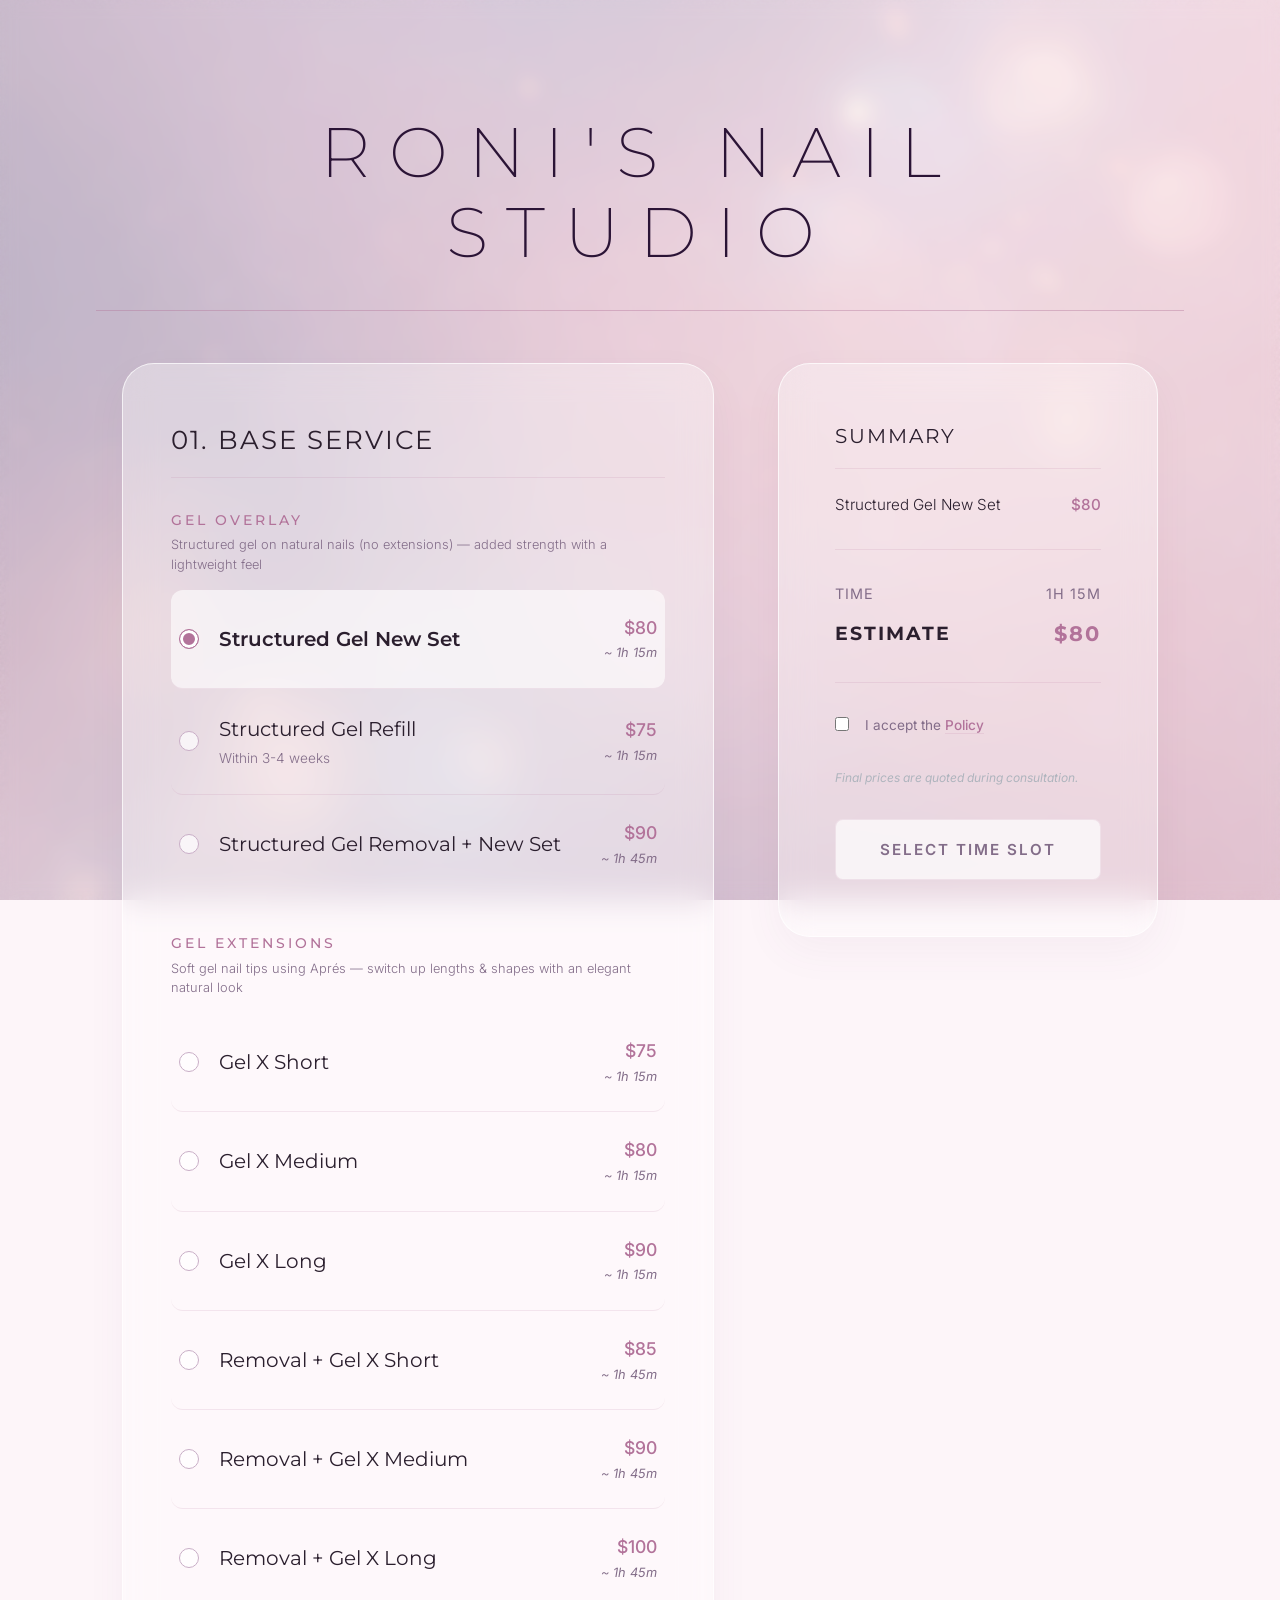
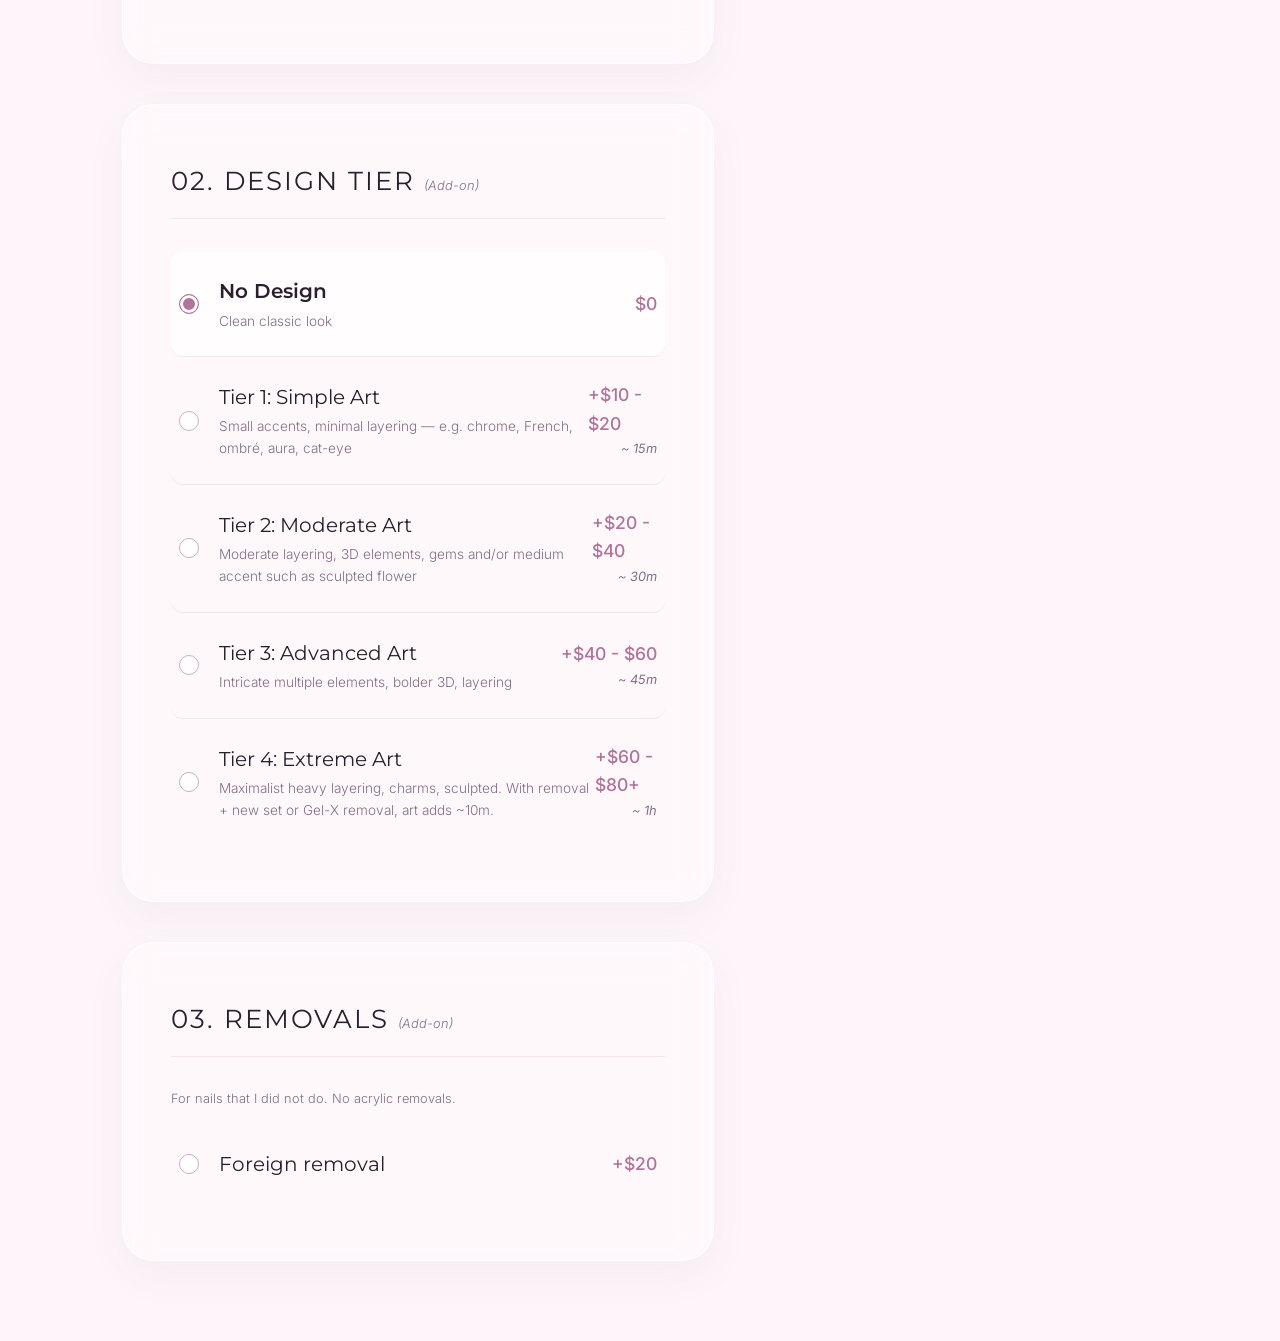
<file: index.html>
<!DOCTYPE html>
<html lang="en">
<head>
    <meta charset="UTF-8">
    <meta name="viewport" content="width=device-width, initial-scale=1.0">
    <link rel="icon" href="favicon.png" type="image/png">
    <link rel="apple-touch-icon" href="favicon.png">
    <title>Roni's Nail Studio</title>
    <meta name="description" content="Roni's Nail Studio">
    <meta property="og:url" content="https://ronisnailstudio.com/">
    <meta property="og:title" content="Roni's Nail Studio">
    <meta property="og:description" content="Roni's Nail Studio">
    <meta property="og:type" content="website">
    <meta property="og:site_name" content="Roni's Nail Studio">
    <meta property="og:image" content="https://ronisnailstudio.com/favicon.png">
    <meta property="og:image:width" content="512">
    <meta property="og:image:height" content="512">
    <meta property="og:image:alt" content="Roni's Nail Studio">
    <meta name="twitter:card" content="summary">
    <meta name="twitter:title" content="Roni's Nail Studio">
    <meta name="twitter:description" content="Roni's Nail Studio">
    <meta name="twitter:image" content="https://ronisnailstudio.com/favicon.png">
    <link rel="stylesheet" href="styles.css?v=montserrat-wordmark-5">
    <!-- Premium Fonts -->
    <link href="https://fonts.googleapis.com/css2?family=Montserrat:wght@200;300;400;500&family=Playfair+Display:ital,wght@0,400;0,500;0,600;1,400&family=Inter:wght@300;400;500;600&display=swap" rel="stylesheet">
</head>
<body>
    <div class="background-texture"></div>
    <div class="background-overlay"></div>
    
    <header class="hero">
        <div class="title-wrapper">
            <h1>Roni's Nail Studio</h1>
        </div>
    </header>

    <main class="container">
        <div class="booking-form">

            <!-- Step 1: Base Service -->
            <section class="form-section">
                <h2>01. Base Service</h2>

                <!-- Gel Overlay Category -->
                <h3 class="category-label">Gel Overlay</h3>
                <p class="category-desc">Structured gel on natural nails (no extensions) — added strength with a lightweight feel</p>
                <div class="service-list">
                    <label class="list-row luxury-radio">
                        <input type="radio" name="base-service" value="sg-new" data-price="80" data-time="75" checked>
                        <div class="row-content">
                            <div class="row-info">
                                <h3>Structured Gel New Set</h3>
                            </div>
                            <div class="row-meta">
                                <span class="price">$80</span>
                                <span class="time">~ 1h 15m</span>
                            </div>
                        </div>
                    </label>
                    <label class="list-row luxury-radio">
                        <input type="radio" name="base-service" value="sg-refill" data-price="75" data-time="75">
                        <div class="row-content">
                            <div class="row-info">
                                <h3>Structured Gel Refill</h3>
                                <p class="desc">Within 3-4 weeks</p>
                            </div>
                            <div class="row-meta">
                                <span class="price">$75</span>
                                <span class="time">~ 1h 15m</span>
                            </div>
                        </div>
                    </label>
                    <label class="list-row luxury-radio">
                        <input type="radio" name="base-service" value="sg-removal-new" data-price="90" data-time="105">
                        <div class="row-content">
                            <div class="row-info">
                                <h3>Structured Gel Removal + New Set</h3>
                            </div>
                            <div class="row-meta">
                                <span class="price">$90</span>
                                <span class="time">~ 1h 45m</span>
                            </div>
                        </div>
                    </label>
                </div>

                <!-- Gel Extensions Category -->
                <h3 class="category-label" style="margin-top: 2.5rem;">Gel Extensions</h3>
                <p class="category-desc">Soft gel nail tips using Aprés — switch up lengths & shapes with an elegant natural look</p>
                <div class="service-list">
                    <label class="list-row luxury-radio">
                        <input type="radio" name="base-service" value="gx-short" data-price="75" data-time="75">
                        <div class="row-content">
                            <div class="row-info">
                                <h3>Gel X Short</h3>
                            </div>
                            <div class="row-meta">
                                <span class="price">$75</span>
                                <span class="time">~ 1h 15m</span>
                            </div>
                        </div>
                    </label>
                    <label class="list-row luxury-radio">
                        <input type="radio" name="base-service" value="gx-medium" data-price="80" data-time="75">
                        <div class="row-content">
                            <div class="row-info">
                                <h3>Gel X Medium</h3>
                            </div>
                            <div class="row-meta">
                                <span class="price">$80</span>
                                <span class="time">~ 1h 15m</span>
                            </div>
                        </div>
                    </label>
                    <label class="list-row luxury-radio">
                        <input type="radio" name="base-service" value="gx-long" data-price="90" data-time="75">
                        <div class="row-content">
                            <div class="row-info">
                                <h3>Gel X Long</h3>
                            </div>
                            <div class="row-meta">
                                <span class="price">$90</span>
                                <span class="time">~ 1h 15m</span>
                            </div>
                        </div>
                    </label>
                    <label class="list-row luxury-radio">
                        <input type="radio" name="base-service" value="gx-removal-short" data-price="85" data-time="105">
                        <div class="row-content">
                            <div class="row-info">
                                <h3>Removal + Gel X Short</h3>
                            </div>
                            <div class="row-meta">
                                <span class="price">$85</span>
                                <span class="time">~ 1h 45m</span>
                            </div>
                        </div>
                    </label>
                    <label class="list-row luxury-radio">
                        <input type="radio" name="base-service" value="gx-removal-medium" data-price="90" data-time="105">
                        <div class="row-content">
                            <div class="row-info">
                                <h3>Removal + Gel X Medium</h3>
                            </div>
                            <div class="row-meta">
                                <span class="price">$90</span>
                                <span class="time">~ 1h 45m</span>
                            </div>
                        </div>
                    </label>
                    <label class="list-row luxury-radio">
                        <input type="radio" name="base-service" value="gx-removal-long" data-price="100" data-time="105">
                        <div class="row-content">
                            <div class="row-info">
                                <h3>Removal + Gel X Long</h3>
                            </div>
                            <div class="row-meta">
                                <span class="price">$100</span>
                                <span class="time">~ 1h 45m</span>
                            </div>
                        </div>
                    </label>
                </div>
            </section>

            <!-- Step 2: Design Tiers (ADD-ON) -->
            <section class="form-section">
                <h2>02. Design Tier <span class="subtitle">(Add-on)</span></h2>
                <div class="service-list tiers">
                    <label class="list-row luxury-radio">
                        <input type="radio" name="design-tier" value="none" data-price-min="0" data-price-max="0" data-time="0" checked>
                        <div class="row-content">
                            <div class="row-info">
                                <h3>No Design</h3>
                                <p class="desc">Clean classic look</p>
                            </div>
                            <div class="row-meta">
                                <span class="price">$0</span>
                            </div>
                        </div>
                    </label>
                    <label class="list-row luxury-radio">
                        <input type="radio" name="design-tier" value="tier1" data-price-min="10" data-price-max="20" data-time="15">
                        <div class="row-content">
                            <div class="row-info">
                                <h3>Tier 1: Simple Art</h3>
                                <p class="desc">Small accents, minimal layering — e.g. chrome, French, ombré, aura, cat-eye</p>
                            </div>
                            <div class="row-meta">
                                <span class="price">+$10 - $20</span>
                                <span class="time">~ 15m</span>
                            </div>
                        </div>
                    </label>
                    <label class="list-row luxury-radio">
                        <input type="radio" name="design-tier" value="tier2" data-price-min="20" data-price-max="40" data-time="30">
                        <div class="row-content">
                            <div class="row-info">
                                <h3>Tier 2: Moderate Art</h3>
                                <p class="desc">Moderate layering, 3D elements, gems and/or medium accent such as sculpted flower</p>
                            </div>
                            <div class="row-meta">
                                <span class="price">+$20 - $40</span>
                                <span class="time">~ 30m</span>
                            </div>
                        </div>
                    </label>
                    <label class="list-row luxury-radio">
                        <input type="radio" name="design-tier" value="tier3" data-price-min="40" data-price-max="60" data-time="45">
                        <div class="row-content">
                            <div class="row-info">
                                <h3>Tier 3: Advanced Art</h3>
                                <p class="desc">Intricate multiple elements, bolder 3D, layering</p>
                            </div>
                            <div class="row-meta">
                                <span class="price">+$40 - $60</span>
                                <span class="time">~ 45m</span>
                            </div>
                        </div>
                    </label>
                    <label class="list-row luxury-radio">
                        <input type="radio" name="design-tier" value="tier4" data-price-min="60" data-price-max="80" data-time="60">
                        <div class="row-content">
                            <div class="row-info">
                                <h3>Tier 4: Extreme Art</h3>
                                <p class="desc">Maximalist heavy layering, charms, sculpted. With removal + new set or Gel-X removal, art adds ~10m.</p>
                            </div>
                            <div class="row-meta">
                                <span class="price">+$60 - $80+</span>
                                <span class="time">~ 1h</span>
                            </div>
                        </div>
                    </label>
                </div>
            </section>

            <!-- Step 3: Removals -->
            <section class="form-section">
                <h2>03. Removals <span class="subtitle">(Add-on)</span></h2>
                <p class="category-desc">For nails that I did not do. No acrylic removals.</p>
                <div class="service-list">
                    <label class="list-row luxury-radio">
                        <input type="checkbox" name="addon-foreign-soakoff" value="1">
                        <div class="row-content">
                            <div class="row-info">
                                <h3>Foreign removal</h3>
                            </div>
                            <div class="row-meta">
                                <span class="price">+$20</span>
                            </div>
                        </div>
                    </label>
                </div>
            </section>
        </div>

        <aside class="booking-summary-sidebar">
            <div class="summary-card">
                <h2>Summary</h2>
                <ul id="summary-items" class="summary-list">
                    <!-- Dynamic Items Go Here -->
                </ul>
                <hr>
                <div class="summary-total">
                    <div class="total-row">
                        <p class="total-label">Time</p>
                        <span id="total-time">1h 15m</span>
                    </div>
                    <div class="total-row price-row">
                        <h3>Estimate</h3>
                        <h3 id="total-price">$80</h3>
                    </div>
                </div>
                
                <hr>
                
                <div class="policy-agreement">
                    <label class="agreement-label">
                        <input type="checkbox" id="policy-agree-checkbox">
                        <span>I accept the <a href="#" id="open-policy-link">Policy</a></span>
                    </label>
                </div>

                <p class="disclaimer">Final prices are quoted during consultation.</p>
                
                <button id="book-btn" class="cute-btn" disabled>Select Time Slot</button>
            </div>
        </aside>
    </main>

    <!-- Policy Modal -->
    <div id="policy-modal" class="modal-overlay">
        <div class="modal-content">
            <button class="close-btn" id="close-modal">&times;</button>
            <h2 class="modal-title">Studio Policies</h2>
            <p class="policy-lead policy-intro-alert">New clients must DM before booking—appointments without consultation won’t be accepted.</p>
            <p class="policy-lead policy-intro-standout">Please read our policy below before you book.</p>
            
            <div class="policy-section">
                <h3>Payments</h3>
                <ul>
                    <li>Cash or Zelle only. <strong>$5 discount</strong> when paying cash.</li>
                    <li>Please do not put “tip” or “nails” in e-payment memos.</li>
                    <li>Please bring exact change (I do not carry change).</li>
                    <li>Prices listed are base prices and may vary depending on design or service. Message me for a quote!</li>
                    <li>Tips will be Venmo or Cash only 🤍</li>
                </ul>
            </div>
            
            <div class="policy-section">
                <h3>Studio Rules</h3>
                <ul>
                    <li>Private 1:1 studio. No guests or children unless arranged prior.</li>
                    <li>I do not work over other artists' work.</li>
                    <li>I do not remove acrylics. Foreign removals are an additional $20.</li>
                </ul>
            </div>
            
            <div class="policy-section">
                <h3>Booking</h3>
                <ul>
                    <li>Deposits must be sent via Zelle to <a href="mailto:ronisnailstudio@gmail.com">ronisnailstudio@gmail.com</a>.</li>
                    <li>Include your name + appointment date/time in the Zelle notes.</li>
                    <li>Your spot is NOT secured until the deposit is received. Please do not send deposit until I confirm the time!</li>
                </ul>
            </div>
            
            <div class="policy-section">
                <h3>Arrival & Refusals</h3>
                <ul>
                    <li>Parking and a waiting area are available.</li>
                    <li>No shows will forfeit their deposit. To rebook, you must prepay the full service amount (<strong>non-refundable</strong>). Multiple no-shows = permanently banned.</li>
                    <li>Any form of disrespect or inappropriate behavior will result in immediate refusal of service.</li>
                    <li>I will not work on severely damaged nails or open wounds.</li>
                </ul>
            </div>
            
            <div class="policy-section">
                <h3>Service Info & Refunds</h3>
                <ul>
                    <li>Appointments typically last 1-2.5 hours (up to 3+ for intricate designs).</li>
                    <li>Pricing is determined by the level of difficulty and time required.</li>
                    <li>Refills recommended every 3 weeks. Sets 4+ weeks are charged as a new set.</li>
                    <li>Please send inspo pics 2-3 days before your appointment. Exact replicas are not always possible. No freestyles.</li>
                    <li><strong>No Refunds.</strong> Please make sure you are satisfied during or immediately after your appointment.</li>
                </ul>
            </div>

            <div class="modal-footer">
                <button class="cute-btn" id="modal-agree-btn">I Understand & Agree</button>
            </div>
        </div>
    </div>

    <script src="script.js"></script>
</body>
</html>
</file>
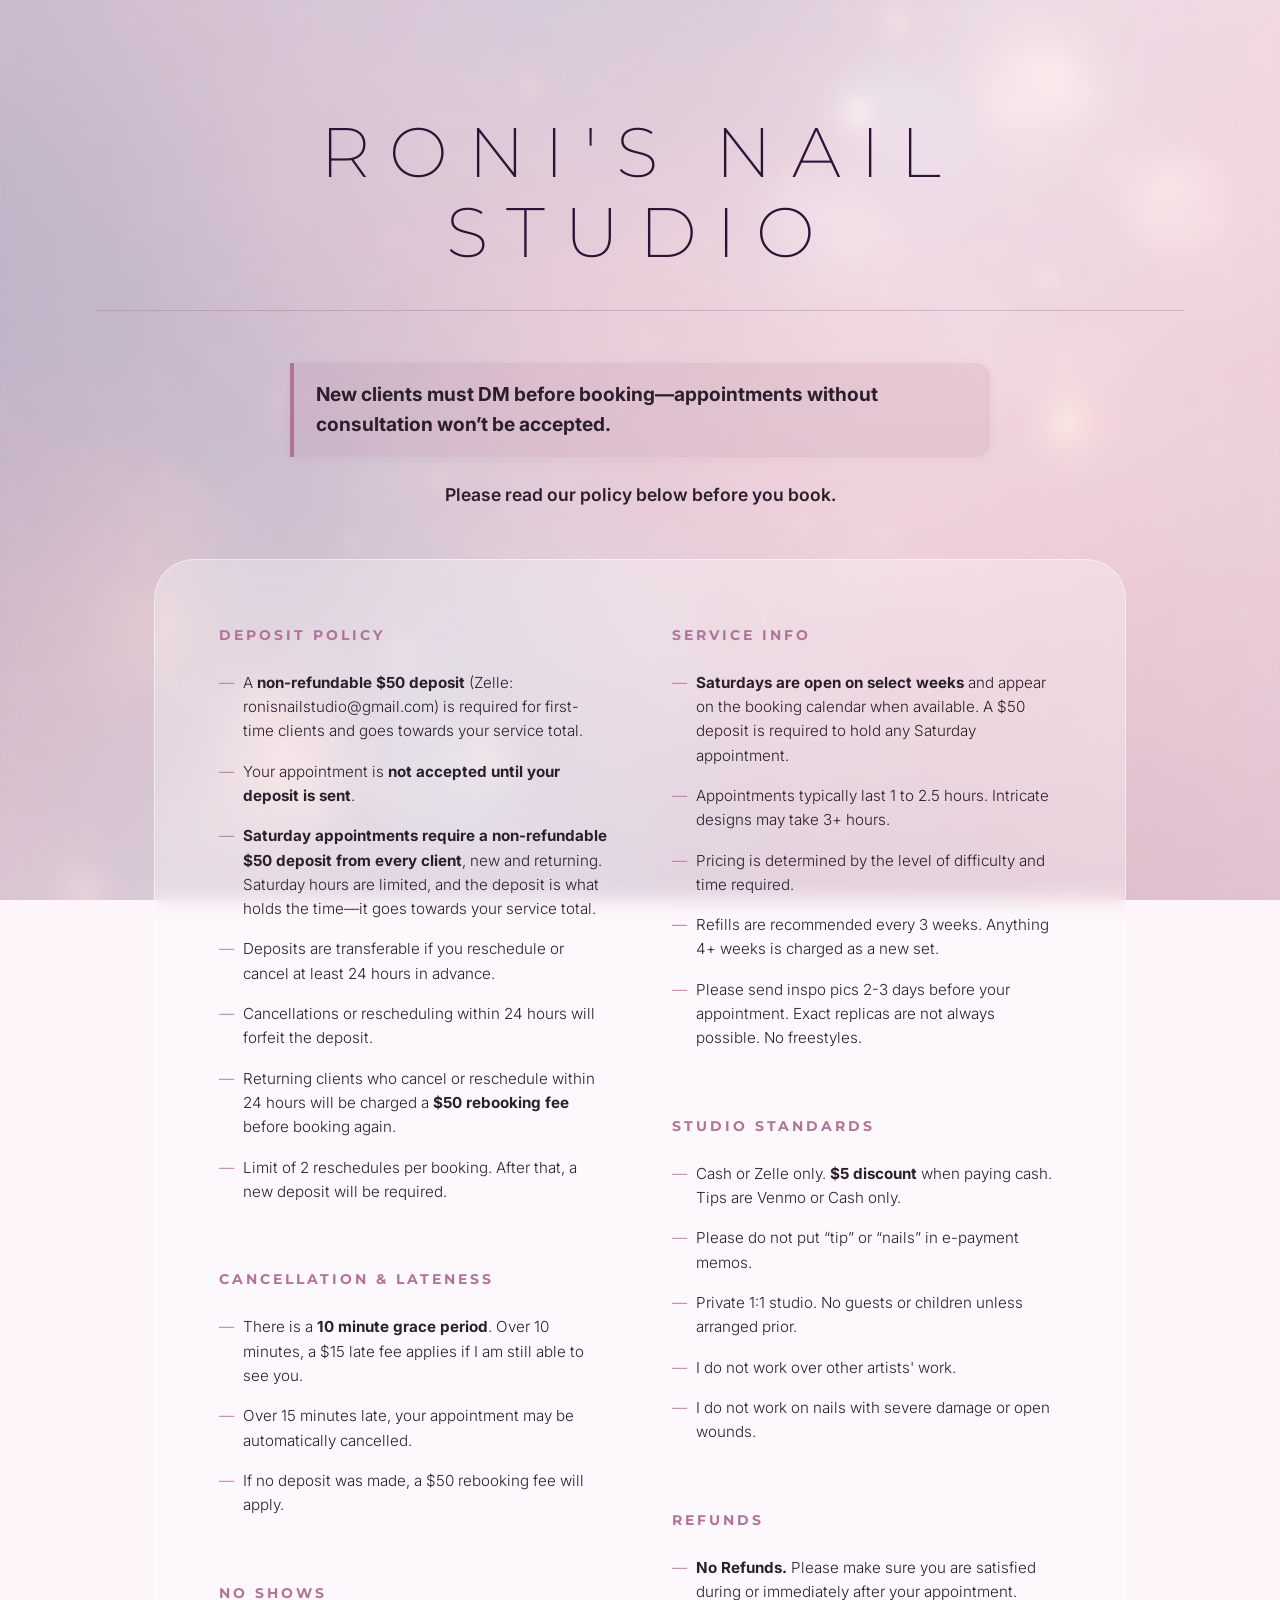
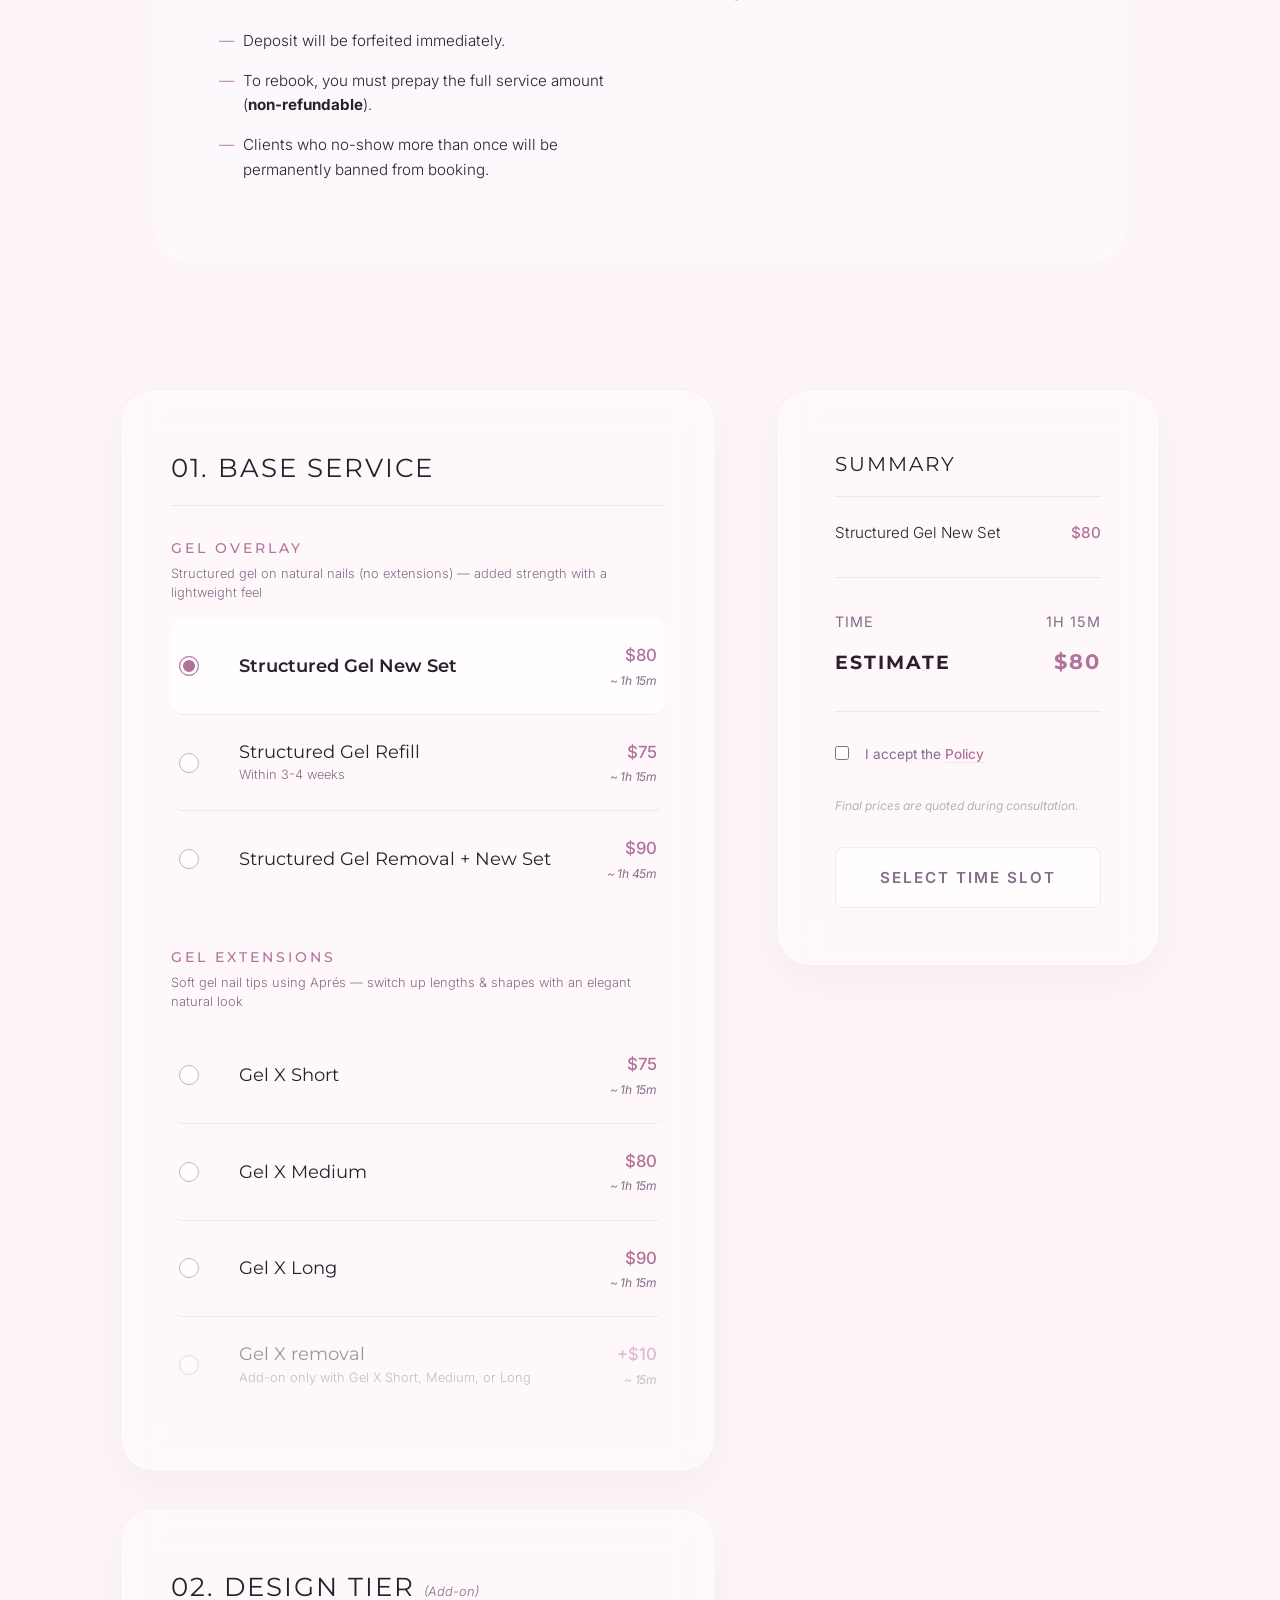
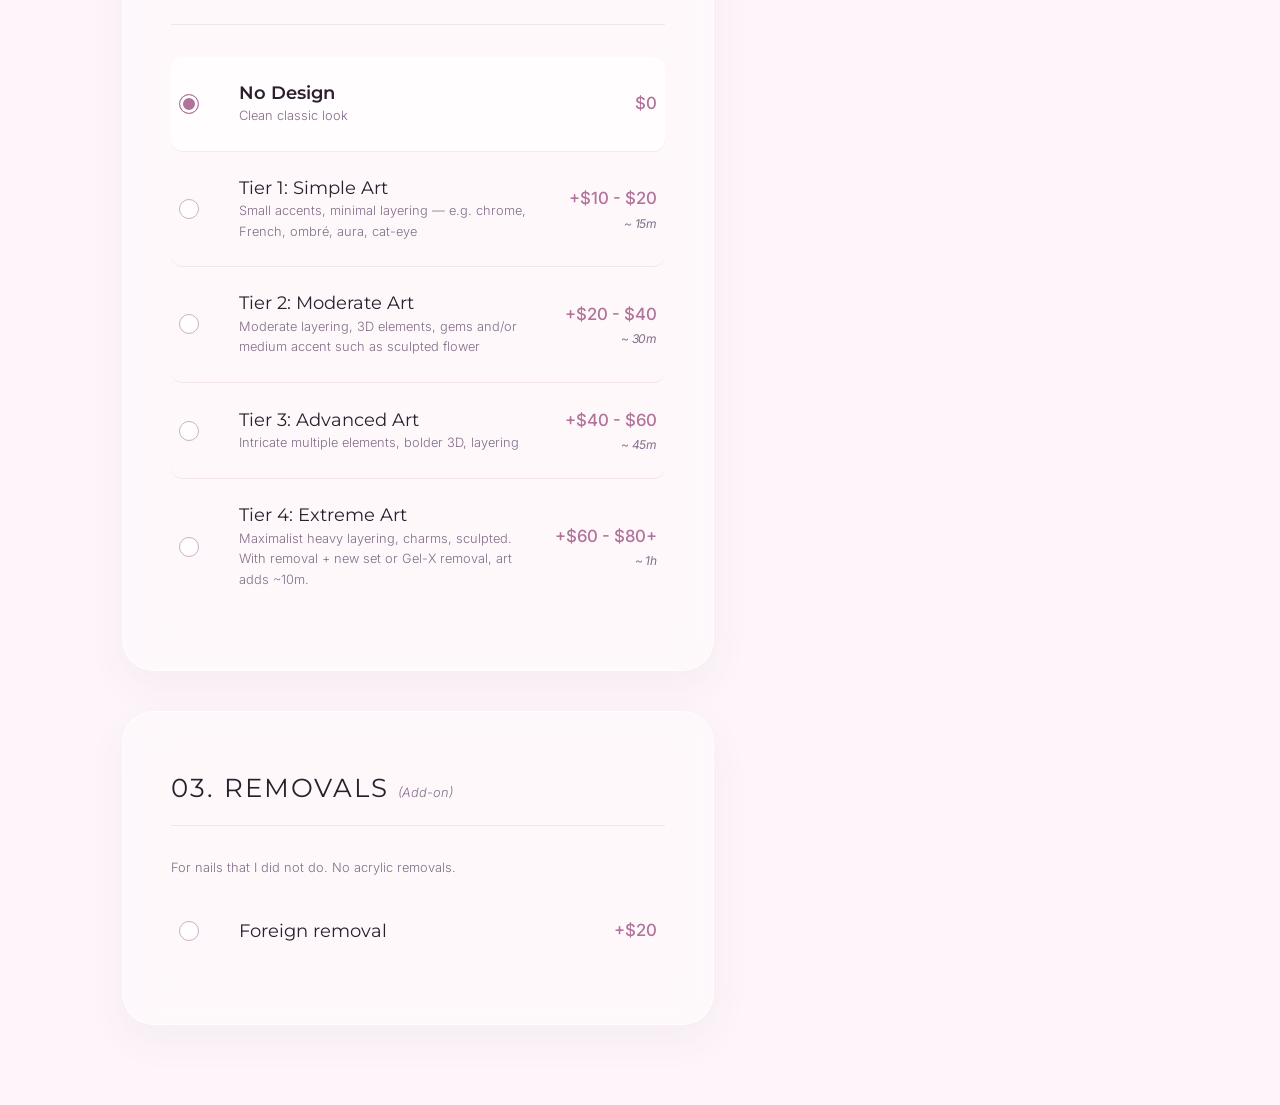
<file: public/index.html>
<!DOCTYPE html>
<html lang="en">
<head>
    <meta charset="UTF-8">
    <meta name="viewport" content="width=device-width, initial-scale=1.0">
    <link rel="icon" href="favicon.png" type="image/png">
    <link rel="apple-touch-icon" href="favicon.png">
    <title>Roni's Nail Studio</title>
    <!-- OG: absolute og:url + og:image required for Instagram/Meta link previews (cache: developers.facebook.com/tools/debug/). -->
    <meta name="description" content="Roni's Nail Studio">
    <meta name="keywords" content="nail studio, gel nails, gel-x, structured gel, nail art, private nail studio">
    <meta property="og:url" content="https://ronisnailstudio.com/">
    <meta property="og:title" content="Roni's Nail Studio">
    <meta property="og:description" content="Roni's Nail Studio">
    <meta property="og:type" content="website">
    <meta property="og:site_name" content="Roni's Nail Studio">
    <meta property="og:image" content="https://ronisnailstudio.com/favicon.png">
    <meta property="og:image:width" content="512">
    <meta property="og:image:height" content="512">
    <meta property="og:image:alt" content="Roni's Nail Studio">
    <meta name="twitter:card" content="summary">
    <meta name="twitter:title" content="Roni's Nail Studio">
    <meta name="twitter:description" content="Roni's Nail Studio">
    <meta name="twitter:image" content="https://ronisnailstudio.com/favicon.png">
    <link rel="stylesheet" href="styles.css?v=policy-emphasis-2">
    <!-- Premium Fonts -->
    <link href="https://fonts.googleapis.com/css2?family=Montserrat:wght@200;300;400;500&family=Playfair+Display:ital,wght@0,400;0,500;0,600;1,400&family=Inter:wght@300;400;500;600&display=swap" rel="stylesheet">
</head>
<body>
    <div class="background-texture"></div>
    <div class="background-overlay"></div>
    
    <header class="hero">
        <div class="title-wrapper">
            <h1>Roni's Nail Studio</h1>
        </div>
    </header>

    <main class="container">
        <!-- Unified Policy Section (Instagram Sync Edition) 💅✨ -->
        <section class="guidelines-section">
            <p class="editorial-intro policy-intro-alert">New clients must DM before booking—appointments without consultation won’t be accepted.</p>
            <p class="editorial-intro policy-intro-standout">Please read our policy below before you book.</p>
            <div class="guidelines-grid">
                <div class="guide-column">
                    <div class="guide-item">
                        <h3>Deposit Policy</h3>
                        <ul>
                            <li>A <strong>non-refundable $50 deposit</strong> (Zelle: ronisnailstudio@gmail.com) is required for first-time clients and goes towards your service total.</li>
                            <li>Your appointment is <strong>not accepted until your deposit is sent</strong>.</li>
                            <li><strong>Saturday appointments require a non-refundable $50 deposit from every client</strong>, new and returning. Saturday hours are limited, and the deposit is what holds the time—it goes towards your service total.</li>
                            <li>Deposits are transferable if you reschedule or cancel at least 24 hours in advance.</li>
                            <li>Cancellations or rescheduling within 24 hours will forfeit the deposit.</li>
                            <li>Returning clients who cancel or reschedule within 24 hours will be charged a <strong>$50 rebooking fee</strong> before booking again.</li>
                            <li>Limit of 2 reschedules per booking. After that, a new deposit will be required.</li>
                        </ul>
                    </div>
                    <div class="guide-item">
                        <h3>Cancellation & Lateness</h3>
                        <ul>
                            <li>There is a <strong>10 minute grace period</strong>. Over 10 minutes, a $15 late fee applies if I am still able to see you.</li>
                            <li>Over 15 minutes late, your appointment may be automatically cancelled.</li>
                            <li>If no deposit was made, a $50 rebooking fee will apply.</li>
                        </ul>
                    </div>
                    <div class="guide-item">
                        <h3>No Shows</h3>
                        <ul>
                            <li>Deposit will be forfeited immediately.</li>
                            <li>To rebook, you must prepay the full service amount (<strong>non-refundable</strong>).</li>
                            <li>Clients who no-show more than once will be permanently banned from booking.</li>
                        </ul>
                    </div>
                </div>
                
                <div class="guide-column">
                    <div class="guide-item">
                        <h3>Service Info</h3>
                        <ul>
                            <li><strong>Saturdays are open on select weeks</strong> and appear on the booking calendar when available. A $50 deposit is required to hold any Saturday appointment.</li>
                            <li>Appointments typically last 1 to 2.5 hours. Intricate designs may take 3+ hours.</li>
                            <li>Pricing is determined by the level of difficulty and time required.</li>
                            <li>Refills are recommended every 3 weeks. Anything 4+ weeks is charged as a new set.</li>
                            <li>Please send inspo pics 2-3 days before your appointment. Exact replicas are not always possible. No freestyles.</li>
                        </ul>
                    </div>
                    <div class="guide-item">
                        <h3>Studio Standards</h3>
                        <ul>
                            <li>Cash or Zelle only. <strong>$5 discount</strong> when paying cash. Tips are Venmo or Cash only.</li>
                            <li>Please do not put “tip” or “nails” in e-payment memos.</li>
                            <li>Private 1:1 studio. No guests or children unless arranged prior.</li>
                            <li>I do not work over other artists' work.</li>
                            <li>I do not work on nails with severe damage or open wounds.</li>
                        </ul>
                    </div>
                    <div class="guide-item">
                        <h3>Refunds</h3>
                        <ul>
                            <li><strong>No Refunds.</strong> Please make sure you are satisfied during or immediately after your appointment.</li>
                        </ul>
                    </div>
                </div>
            </div>
        </section>

        <div class="booking-form">
            <section class="form-section">
                <h2>01. Base Service</h2>
                <h3 class="category-label">Gel Overlay</h3>
                <p class="category-desc">Structured gel on natural nails (no extensions) — added strength with a lightweight feel</p>
                <div class="service-list">
                    <label class="list-row luxury-radio">
                        <input type="radio" name="base-service" value="sg-new" data-price="80" data-time="75" checked>
                        <div class="row-content">
                            <div class="row-info"><h3>Structured Gel New Set</h3></div>
                            <div class="row-meta"><span class="price">$80</span><span class="time">~ 1h 15m</span></div>
                        </div>
                    </label>
                    <label class="list-row luxury-radio">
                        <input type="radio" name="base-service" value="sg-refill" data-price="75" data-time="75">
                        <div class="row-content">
                            <div class="row-info"><h3>Structured Gel Refill</h3><p class="desc">Within 3-4 weeks</p></div>
                            <div class="row-meta"><span class="price">$75</span><span class="time">~ 1h 15m</span></div>
                        </div>
                    </label>
                    <label class="list-row luxury-radio">
                        <input type="radio" name="base-service" value="sg-removal-new" data-price="90" data-time="105">
                        <div class="row-content">
                            <div class="row-info"><h3>Structured Gel Removal + New Set</h3></div>
                            <div class="row-meta"><span class="price">$90</span><span class="time">~ 1h 45m</span></div>
                        </div>
                    </label>
                </div>

                <h3 class="category-label" style="margin-top: 2.5rem;">Gel Extensions</h3>
                <p class="category-desc">Soft gel nail tips using Aprés — switch up lengths & shapes with an elegant natural look</p>
                <div class="service-list">
                    <label class="list-row luxury-radio">
                        <input type="radio" name="base-service" value="gx-short" data-price="75" data-time="75">
                        <div class="row-content">
                            <div class="row-info"><h3>Gel X Short</h3></div>
                            <div class="row-meta"><span class="price">$75</span><span class="time">~ 1h 15m</span></div>
                        </div>
                    </label>
                    <label class="list-row luxury-radio">
                        <input type="radio" name="base-service" value="gx-medium" data-price="80" data-time="75">
                        <div class="row-content">
                            <div class="row-info"><h3>Gel X Medium</h3></div>
                            <div class="row-meta"><span class="price">$80</span><span class="time">~ 1h 15m</span></div>
                        </div>
                    </label>
                    <label class="list-row luxury-radio">
                        <input type="radio" name="base-service" value="gx-long" data-price="90" data-time="75">
                        <div class="row-content">
                            <div class="row-info"><h3>Gel X Long</h3></div>
                            <div class="row-meta"><span class="price">$90</span><span class="time">~ 1h 15m</span></div>
                        </div>
                    </label>
                    <label class="list-row luxury-radio addon-gel-x-removal-label">
                        <input type="checkbox" name="addon-gel-x-removal" value="1" data-price="10" data-time="15" disabled aria-disabled="true">
                        <div class="row-content">
                            <div class="row-info"><h3>Gel X removal</h3><p class="desc">Add-on only with Gel X Short, Medium, or Long</p></div>
                            <div class="row-meta"><span class="price">+$10</span><span class="time">~ 15m</span></div>
                        </div>
                    </label>
                </div>
            </section>

            <section class="form-section">
                <h2>02. Design Tier <span class="subtitle">(Add-on)</span></h2>
                <div class="service-list tiers">
                    <label class="list-row luxury-radio">
                        <input type="radio" name="design-tier" value="none" data-price-min="0" data-price-max="0" data-time="0" checked>
                        <div class="row-content">
                            <div class="row-info"><h3>No Design</h3><p class="desc">Clean classic look</p></div>
                            <div class="row-meta"><span class="price">$0</span></div>
                        </div>
                    </label>
                    <label class="list-row luxury-radio">
                        <input type="radio" name="design-tier" value="tier1" data-price-min="10" data-price-max="20" data-time="15">
                        <div class="row-content">
                            <div class="row-info"><h3>Tier 1: Simple Art</h3><p class="desc">Small accents, minimal layering — e.g. chrome, French, ombré, aura, cat-eye</p></div>
                            <div class="row-meta"><span class="price">+$10 - $20</span><span class="time">~ 15m</span></div>
                        </div>
                    </label>
                    <label class="list-row luxury-radio">
                        <input type="radio" name="design-tier" value="tier2" data-price-min="20" data-price-max="40" data-time="30">
                        <div class="row-content">
                            <div class="row-info"><h3>Tier 2: Moderate Art</h3><p class="desc">Moderate layering, 3D elements, gems and/or medium accent such as sculpted flower</p></div>
                            <div class="row-meta"><span class="price">+$20 - $40</span><span class="time">~ 30m</span></div>
                        </div>
                    </label>
                    <label class="list-row luxury-radio">
                        <input type="radio" name="design-tier" value="tier3" data-price-min="40" data-price-max="60" data-time="45">
                        <div class="row-content">
                            <div class="row-info"><h3>Tier 3: Advanced Art</h3><p class="desc">Intricate multiple elements, bolder 3D, layering</p></div>
                            <div class="row-meta"><span class="price">+$40 - $60</span><span class="time">~ 45m</span></div>
                        </div>
                    </label>
                    <label class="list-row luxury-radio">
                        <input type="radio" name="design-tier" value="tier4" data-price-min="60" data-price-max="80" data-time="60">
                        <div class="row-content">
                            <div class="row-info"><h3>Tier 4: Extreme Art</h3><p class="desc">Maximalist heavy layering, charms, sculpted. With removal + new set or Gel-X removal, art adds ~10m.</p></div>
                            <div class="row-meta"><span class="price">+$60 - $80+</span><span class="time">~ 1h</span></div>
                        </div>
                    </label>
                </div>
            </section>

            <section class="form-section">
                <h2>03. Removals <span class="subtitle">(Add-on)</span></h2>
                <p class="category-desc">For nails that I did not do. No acrylic removals.</p>
                <div class="service-list">
                    <label class="list-row luxury-radio">
                        <input type="checkbox" name="addon-foreign-soakoff" value="1">
                        <div class="row-content">
                            <div class="row-info"><h3>Foreign removal</h3></div>
                            <div class="row-meta"><span class="price">+$20</span></div>
                        </div>
                    </label>
                </div>
            </section>
        </div>

        <aside class="booking-summary-sidebar">
            <div class="summary-card">
                <h2>Summary</h2>
                <ul id="summary-items" class="summary-list"></ul>
                <hr>
                <div class="summary-total">
                    <div class="total-row"><p class="total-label">Time</p><span id="total-time">1h 15m</span></div>
                    <div class="total-row price-row"><h3>Estimate</h3><h3 id="total-price">$80</h3></div>
                </div>
                <hr>
                <div class="policy-agreement">
                    <label class="agreement-label">
                        <input type="checkbox" id="policy-agree-checkbox">
                        <span>I accept the <a href="#" id="open-policy-link">Policy</a></span>
                    </label>
                </div>
                <p class="disclaimer">Final prices are quoted during consultation.</p>
                <button id="book-btn" class="cute-btn" disabled>Select Time Slot</button>
            </div>
        </aside>
    </main>

    <!-- Refined Policy Modal 🧼💎✨ -->
    <div id="policy-modal" class="modal-overlay">
        <div class="modal-content">
            <button class="close-btn" id="close-modal">&times;</button>
            <h2 class="modal-title" style="margin-bottom: 3rem;">Policy</h2>
            <!-- Modal content now perfectly mirrors the main page grid -->
            <div id="modal-policy-body"></div>
            <div class="modal-footer">
                <button class="cute-btn" id="modal-agree-btn">I Understand & Agree</button>
            </div>
        </div>
    </div>

    <script src="script.js?v=booking_nav_v6"></script>
    <script>
        // Copy main guidelines into modal for perfect synchronization
        document.addEventListener('DOMContentLoaded', () => {
            const modalBody = document.getElementById('modal-policy-body');
            document.querySelectorAll('.guidelines-section .editorial-intro').forEach((p) => {
                modalBody.appendChild(p.cloneNode(true));
            });
            modalBody.appendChild(document.querySelector('.guidelines-grid').cloneNode(true));
        });
    </script>
</body>
</html>
</file>
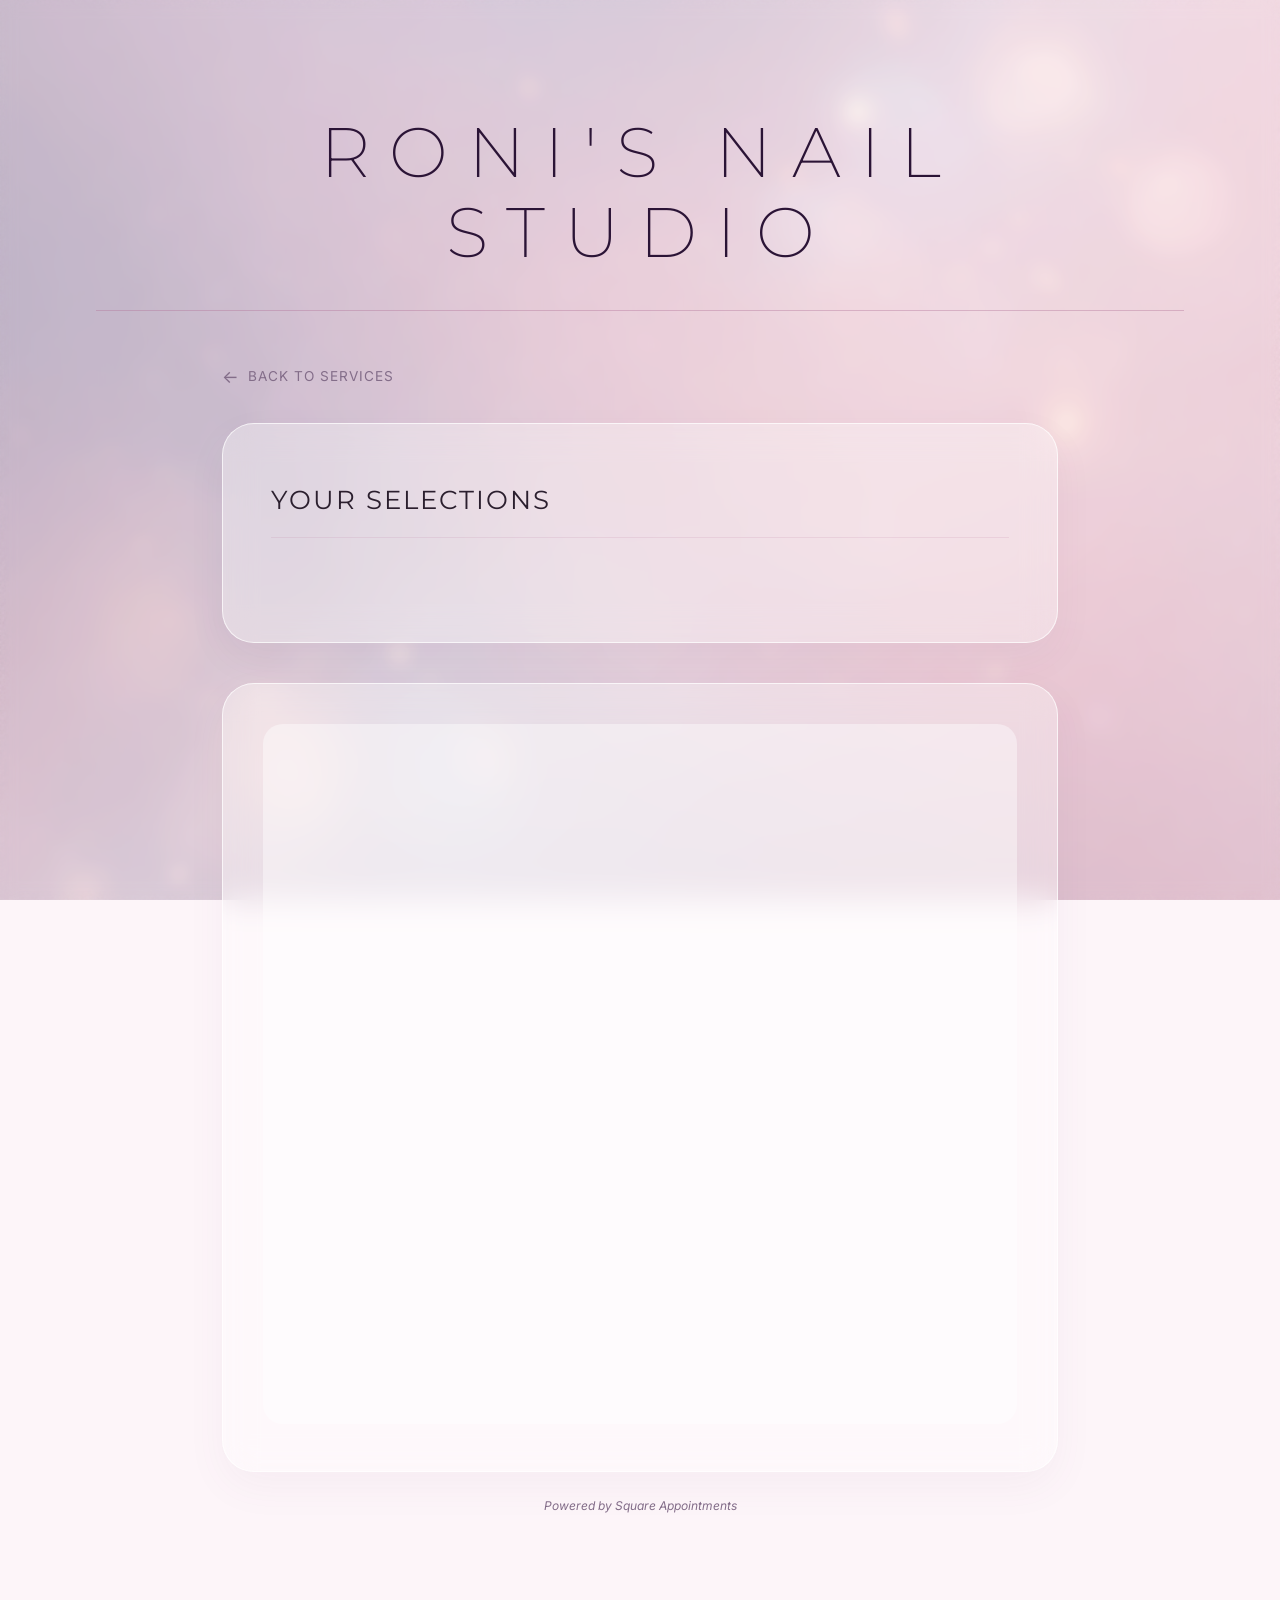
<file: booking.html>
<!DOCTYPE html>
<html lang="en">
<head>
    <meta charset="UTF-8">
    <meta name="viewport" content="width=device-width, initial-scale=1.0">
    <link rel="icon" href="favicon.png" type="image/png">
    <link rel="apple-touch-icon" href="favicon.png">
    <title>Roni's Nail Studio | Select Time Slot</title>
    <link rel="stylesheet" href="styles.css?v=montserrat-wordmark-5">
    <link href="https://fonts.googleapis.com/css2?family=Montserrat:wght@200;300;400;500&family=Inter:wght@300;400;500;600&display=swap" rel="stylesheet">
    <style>
        .booking-page {
            width: 100%;
            margin: 0 auto;
            padding: 0 0 4rem 0;
        }

        .back-link {
            display: inline-flex;
            align-items: center;
            gap: 0.5rem;
            font-family: var(--font-body);
            font-size: 0.85rem;
            font-weight: 400;
            color: var(--text-muted);
            text-decoration: none;
            letter-spacing: 1px;
            text-transform: uppercase;
            transition: color 0.2s;
            margin-bottom: 2rem;
        }

        .back-link:hover {
            color: var(--text-accent);
        }

        .back-link::before {
            content: "←";
            font-size: 1.1rem;
        }

        .selected-services {
            display: flex;
            flex-wrap: wrap;
            gap: 0.75rem;
            margin-bottom: 0;
            padding-top: 1rem;
        }

        .service-tag {
            font-family: var(--font-body);
            font-size: 0.8rem;
            font-weight: 500;
            color: var(--text-accent);
            background: rgba(255, 255, 255, 0.5);
            border: 1px solid rgba(178, 115, 154, 0.25);
            padding: 0.5rem 1.25rem;
            border-radius: 50px;
            letter-spacing: 0.5px;
        }

        .square-frame-wrapper iframe {
            width: 100%;
            height: 700px;
            border: none;
            border-radius: 20px;
        }

        .frame-notice {
            text-align: center;
            font-family: var(--font-body);
            font-size: 0.75rem;
            color: var(--text-muted);
            margin-top: 1.5rem;
            font-style: italic;
        }

        @media (max-width: 900px) {
            .square-frame-wrapper iframe {
                height: 600px;
            }
            .hero {
                padding-top: 4rem;
                padding-bottom: 2rem;
            }
        }
    </style>
</head>
<body>
    <div class="background-texture"></div>
    <div class="background-overlay"></div>
    
    <header class="hero">
        <div class="title-wrapper">
            <h1>Roni's Nail Studio</h1>
        </div>
    </header>

    <main class="container" style="max-width: 900px; display: block;">
        <div class="booking-page">
            <a href="index.html" class="back-link">Back to Services</a>

            <div class="form-section" style="margin-bottom: 2.5rem;">
                <h2>Your Selections</h2>
                <div id="selected-services" class="selected-services">
                    <!-- Populated by JS -->
                </div>
            </div>

            <div class="form-section square-frame-wrapper" style="padding: 2.5rem;">
                <iframe id="square-frame" 
                        src="" 
                        title="Square Booking Calendar"
                        allow="payment"
                        style="background: rgba(255, 255, 255, 0.4);">
                </iframe>
            </div>
            <p class="frame-notice">Powered by Square Appointments</p>
        </div>
    </main>

    <script>
        // Read selected services from URL parameters
        const params = new URLSearchParams(window.location.search);
        const serviceNames = params.get('names');
        const squareUrl = params.get('square_url');

        // Populate the service tags
        const container = document.getElementById('selected-services');
        if (serviceNames) {
            const names = serviceNames.split(',');
            names.forEach(name => {
                const tag = document.createElement('span');
                tag.className = 'service-tag';
                tag.textContent = decodeURIComponent(name.trim());
                container.appendChild(tag);
            });
        }

        // Load Square in the iframe
        const iframe = document.getElementById('square-frame');
        if (squareUrl) {
            iframe.src = decodeURIComponent(squareUrl);
        }
    </script>
</body>
</html>
</file>
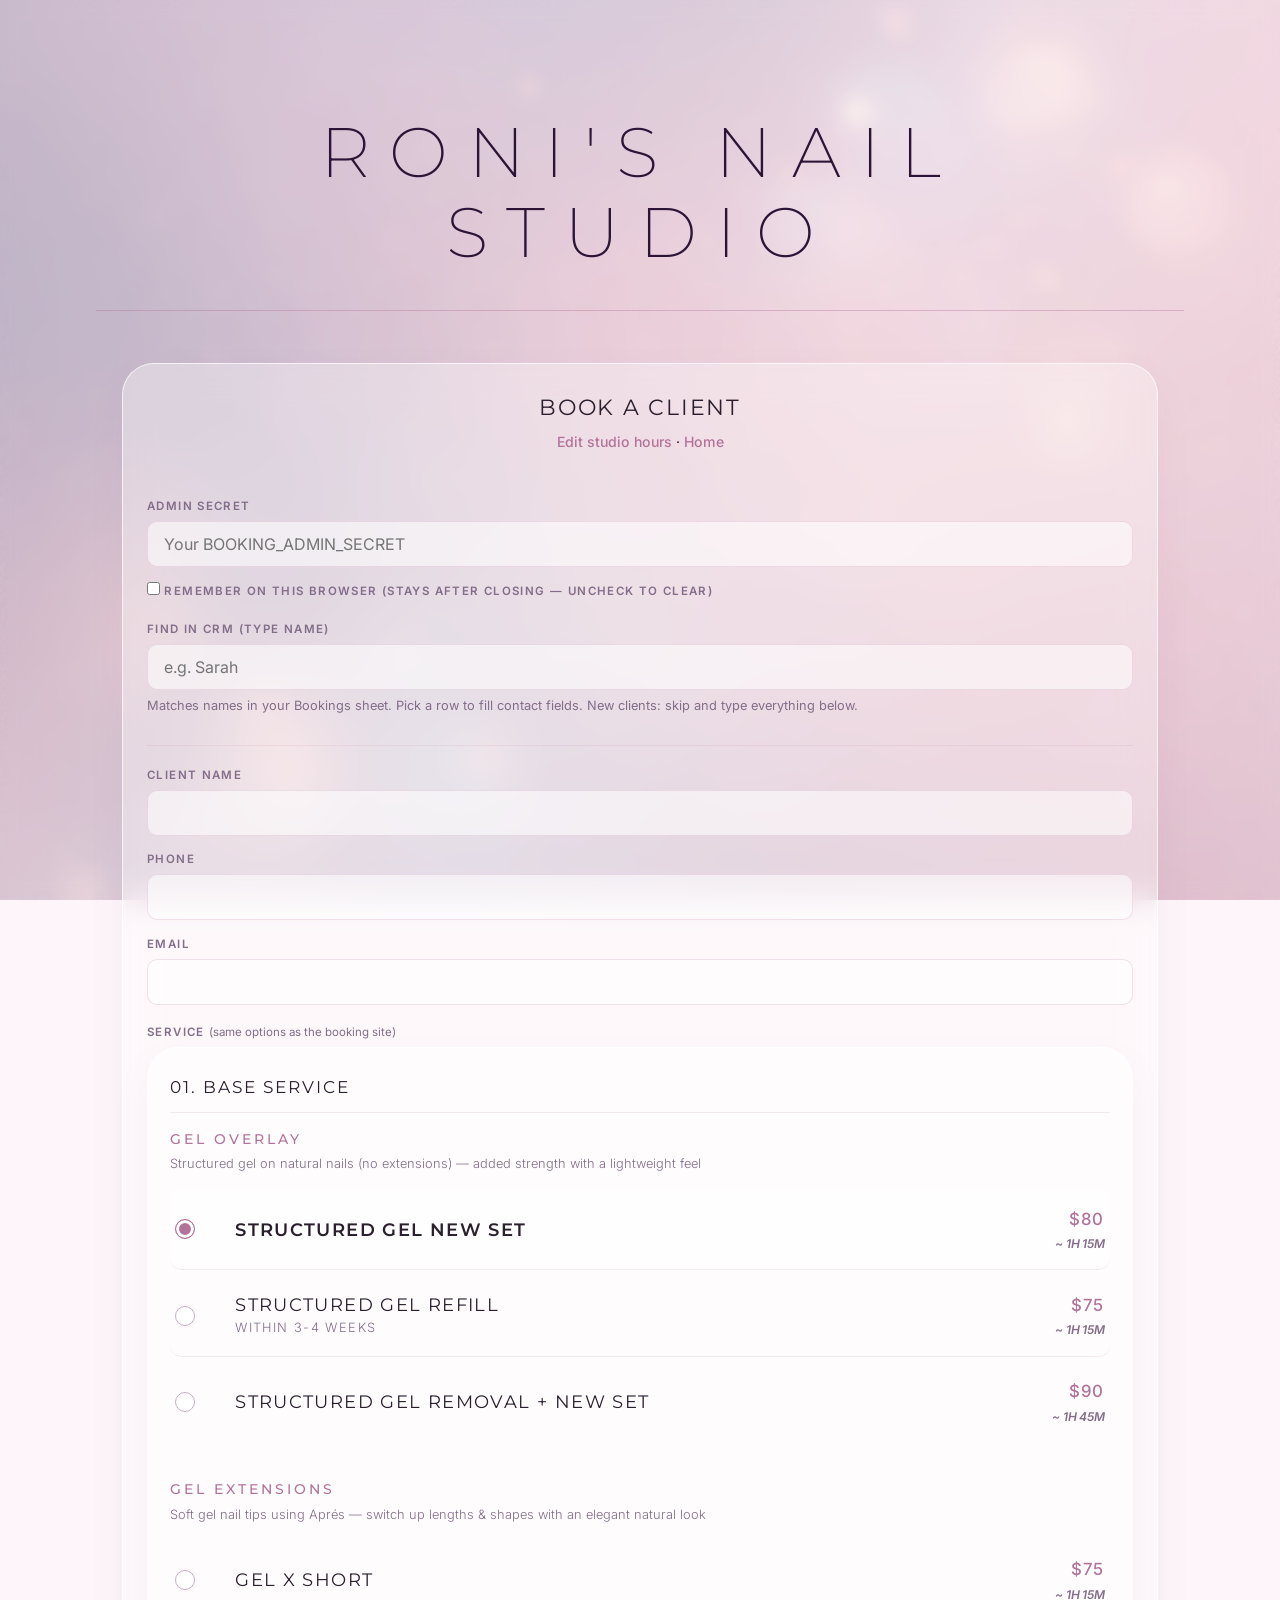
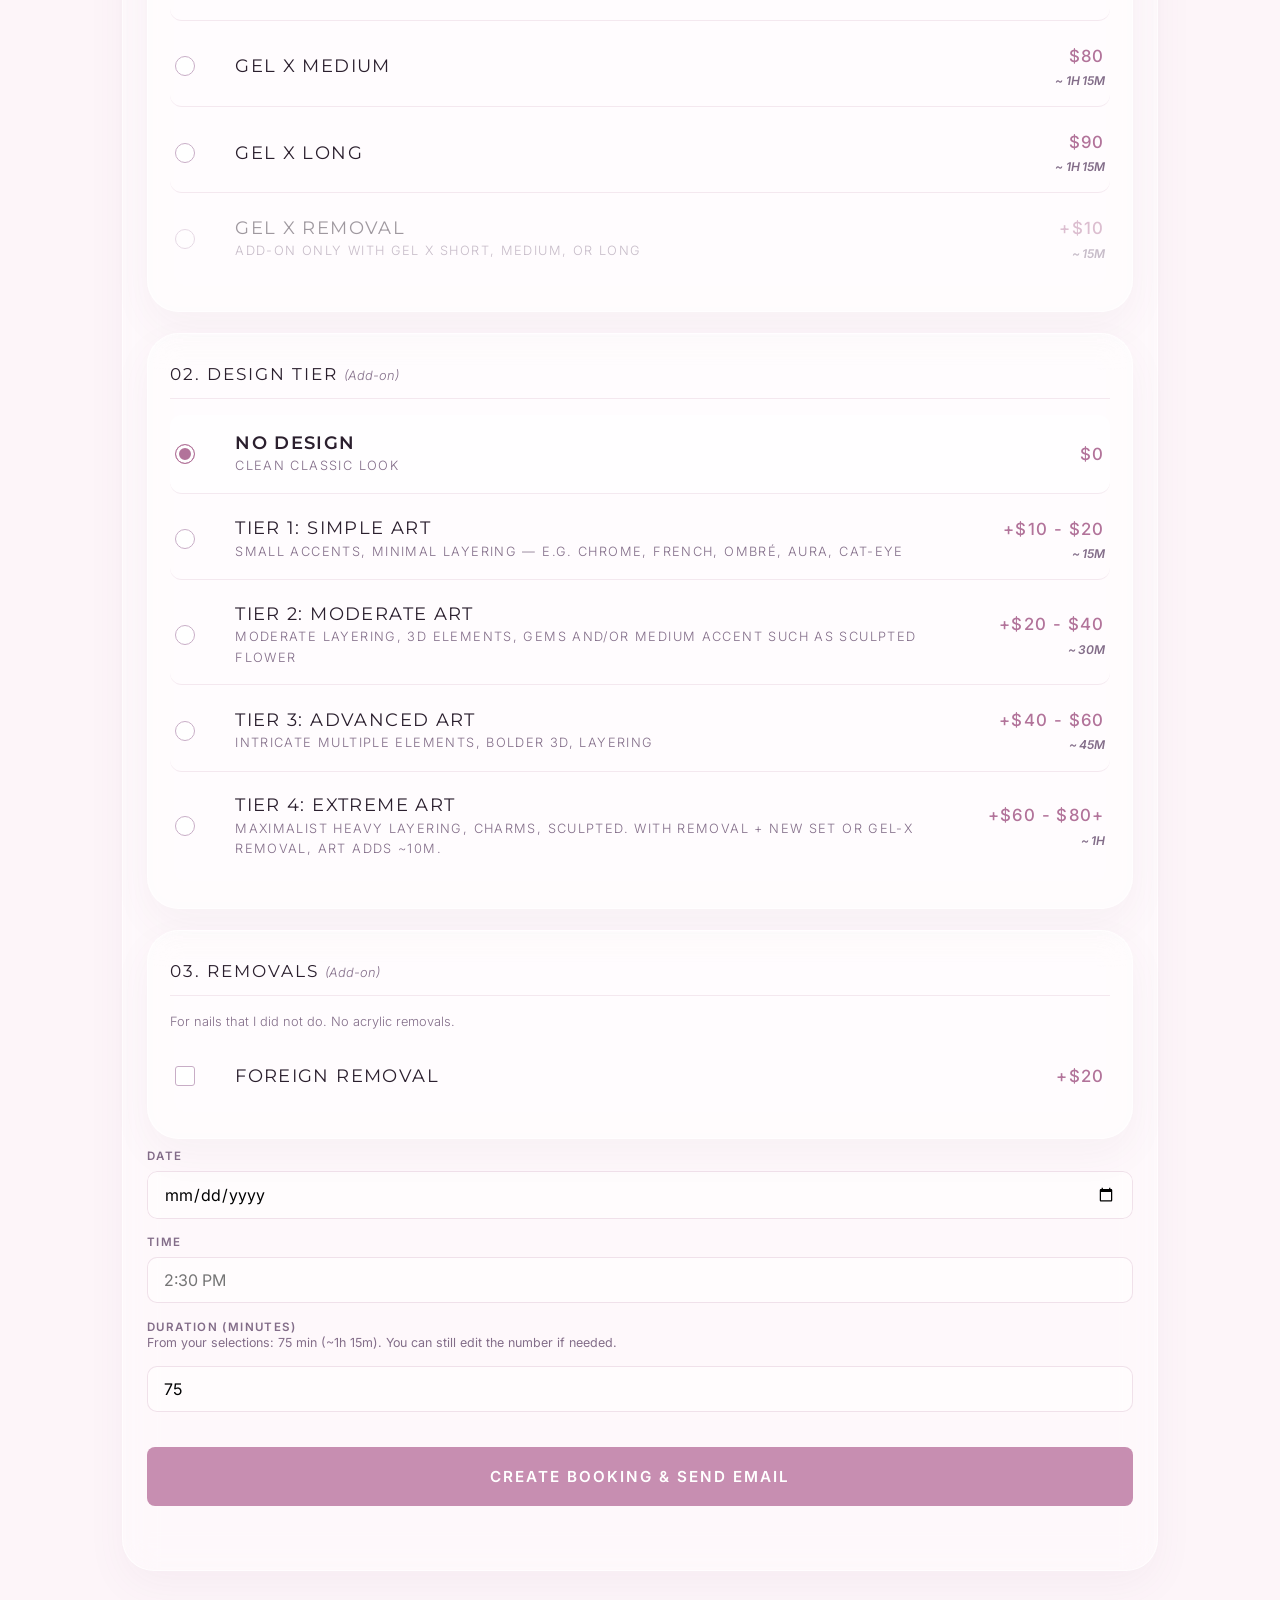
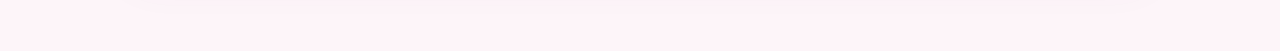
<file: public/admin-owner-booking.html>
<!DOCTYPE html>
<html lang="en">
<head>
    <meta charset="UTF-8">
    <meta name="viewport" content="width=device-width, initial-scale=1, viewport-fit=cover">
    <link rel="icon" href="favicon.png" type="image/png">
    <meta name="robots" content="noindex, nofollow">
    <title>Book client (admin) | Roni's Nail Studio</title>
    <link rel="stylesheet" href="styles.css?v=montserrat-wordmark-5">
    <link href="https://fonts.googleapis.com/css2?family=Montserrat:wght@200;300;400;500&family=Inter:wght@300;400;500;600&display=swap" rel="stylesheet">
    <style>
        .admin-book-page {
            max-width: 520px;
            margin: 0 auto;
            padding: 2rem 1.5rem 4rem;
            min-width: 0;
            width: 100%;
            box-sizing: border-box;
        }
        main.container > .form-section.admin-book-page {
            min-width: 0;
            max-width: 100%;
            flex: 1 1 auto;
            box-sizing: border-box;
        }
        .admin-book-layout { display: flex; flex-direction: column; gap: 1.35rem; min-width: 0; }
        .admin-book-heading { width: 100%; margin: 0 auto; min-width: 0; }
        .admin-book-form { width: 100%; margin: 0 auto; min-width: 0; }
        .admin-book-page h1 { font-family: var(--font-heading); font-weight: 400; font-size: 1.35rem; letter-spacing: 0.08em; text-transform: uppercase; margin-bottom: 0.75rem; color: var(--text-main); text-align: center; }
        .admin-nav { text-align: center; margin-bottom: 1.35rem; font-size: 0.88rem; }
        .admin-nav a { color: var(--text-accent); text-decoration: none; font-weight: 500; }
        .admin-nav a:hover { text-decoration: underline; }
        .admin-book-page label { display: block; font-size: 0.72rem; font-weight: 600; text-transform: uppercase; letter-spacing: 0.12em; color: var(--text-muted); margin-bottom: 0.35rem; }
        .admin-book-page input[type="password"], .admin-book-page input[type="text"], .admin-book-page input[type="email"], .admin-book-page input[type="tel"], .admin-book-page input[type="date"], .admin-book-page input[type="number"], .admin-book-page textarea {
            width: 100%;
            max-width: 100%;
            min-width: 0;
            padding: 0.75rem 1rem;
            border: 1px solid rgba(178, 115, 154, 0.2);
            border-radius: 10px;
            background: rgba(255,255,255,0.55);
            font-family: var(--font-body);
            font-size: 1rem;
            margin-bottom: 0.9rem;
            box-sizing: border-box;
        }
        .admin-book-page textarea { min-height: 4rem; resize: vertical; }
        .admin-book-page input:focus, .admin-book-page textarea:focus { outline: none; border-color: var(--text-accent); }
        .admin-service-fields { margin-bottom: 0.5rem; }
        .admin-service-fields .booking-form { max-width: none; gap: 1.35rem; }
        .admin-service-fields .form-section { padding: 1.65rem 1.35rem; }
        .admin-service-fields .form-section h2 { font-size: 1.05rem; margin-bottom: 1rem; padding-bottom: 0.65rem; }
        .admin-service-fields .list-row { padding: 1rem 0.35rem; }
        .admin-duration-hint { font-size: 0.78rem; color: var(--text-muted); margin: -0.55rem 0 0.85rem; }
        .service-picker-label {
            display: block;
            font-size: 0.72rem;
            font-weight: 600;
            text-transform: uppercase;
            letter-spacing: 0.12em;
            color: var(--text-muted);
            margin: 0.25rem 0 0.35rem;
        }
        .service-picker-sub {
            font-weight: 400;
            text-transform: none;
            letter-spacing: 0;
        }
        .secret-block { margin-bottom: 1.25rem; }
        .lookup-block { margin-bottom: 1.25rem; padding-bottom: 1rem; border-bottom: 1px solid rgba(178, 115, 154, 0.12); }
        .match-list { list-style: none; margin: 0.5rem 0 0; padding: 0; max-height: 220px; overflow-y: auto; }
        .match-list li { margin-bottom: 0.45rem; }
        .match-list button {
            width: 100%; text-align: left; padding: 0.65rem 0.85rem; border: 1px solid rgba(178, 115, 154, 0.2); border-radius: 10px; background: rgba(255,255,255,0.7); cursor: pointer; font-family: var(--font-body); font-size: 0.88rem; color: var(--text-main);
        }
        .match-list button:hover { border-color: var(--text-accent); background: #fff; }
        .match-list .meta { display: block; font-size: 0.78rem; color: var(--text-muted); margin-top: 0.2rem; }
        .remember { display: flex; align-items: center; gap: 0.5rem; margin-bottom: 1rem; font-size: 0.85rem; color: var(--text-muted); }
        .remember input { width: auto; }
        .btn-row { display: flex; flex-wrap: wrap; gap: 0.65rem; margin-top: 1.25rem; }
        .admin-book-page .cute-btn { flex: 1; min-width: 140px; border: none; cursor: pointer; font-family: var(--font-body); }
        .admin-book-page .cute-btn:disabled { opacity: 0.6; cursor: not-allowed; }
        .admin-book-page .input-date-wrap { margin-bottom: 0.9rem; max-width: 100%; }
        .admin-book-page .input-date-wrap input[type="date"] { margin-bottom: 0; }
        .msg { padding: 1rem; border-radius: 10px; font-size: 0.9rem; margin-bottom: 1rem; display: none; }
        .btn-row + .msg { margin-top: 0.75rem; margin-bottom: 0; }
        .msg.err { display: block; background: rgba(183, 94, 122, 0.1); color: #8b3a52; border: 1px solid rgba(183, 94, 122, 0.25); }
        .msg.ok { display: block; background: rgba(100, 140, 100, 0.12); color: #2d5a2d; border: 1px solid rgba(100, 140, 100, 0.25); }
        .lookup-hint { font-size: 0.8rem; color: var(--text-muted); margin-top: -0.5rem; margin-bottom: 0.75rem; }
        .lookup-status {
            display: none;
            align-items: center;
            gap: 0.55rem;
            font-size: 0.85rem;
            color: var(--text-muted);
            margin: 0.25rem 0 0.65rem;
            min-height: 1.5rem;
        }
        .lookup-status.visible { display: flex; }
        .lookup-status .spinner-mini {
            width: 16px;
            height: 16px;
            flex-shrink: 0;
            border: 2px solid rgba(178, 115, 154, 0.25);
            border-top-color: var(--text-accent);
            border-radius: 50%;
            animation: owner-admin-spin 0.65s linear infinite;
        }
        @keyframes owner-admin-spin {
            to { transform: rotate(360deg); }
        }

    </style>
</head>
<body>
    <div class="background-texture"></div>
    <div class="background-overlay"></div>
    <header class="hero">
        <div class="title-wrapper">
            <h1>Roni's Nail Studio</h1>
        </div>
    </header>
    <main class="container">
        <div class="form-section admin-book-page">
            <div class="admin-book-layout">
            <div class="admin-book-heading">
            <h1>Book a client</h1>
            <p class="admin-nav"><a href="admin-studio-hours.html">Edit studio hours</a> · <a href="index.html">Home</a></p>
            </div>
            <div class="admin-book-form">
            <div class="secret-block">
                <label for="admin-secret">Admin secret</label>
                <input type="password" id="admin-secret" autocomplete="current-password" placeholder="Your BOOKING_ADMIN_SECRET">
                <label class="remember">
                    <input type="checkbox" id="remember-secret">
                    Remember on this browser (stays after closing — uncheck to clear)
                </label>
            </div>
            <div class="lookup-block">
                <label for="lookup-name">Find in CRM (type name)</label>
                <input type="text" id="lookup-name" autocomplete="off" placeholder="e.g. Sarah" aria-autocomplete="list" aria-controls="match-list">
                <p class="lookup-hint">Matches names in your Bookings sheet. Pick a row to fill contact fields. New clients: skip and type everything below.</p>
                <div id="lookup-status" class="lookup-status" role="status" aria-live="polite"></div>
                <ul id="match-list" class="match-list" aria-live="polite"></ul>
            </div>
            <label for="client-name">Client name</label>
            <input type="text" id="client-name" required autocomplete="name">
            <label for="client-phone">Phone</label>
            <input type="tel" id="client-phone" autocomplete="tel">
            <label for="client-email">Email</label>
            <input type="email" id="client-email" required autocomplete="email">
            <label class="service-picker-label">Service <span class="service-picker-sub">(same options as the booking site)</span></label>
            <div id="admin-service-fields" class="admin-service-fields">
            <div class="booking-form">
            <section class="form-section">
                <h2>01. Base Service</h2>
                <h3 class="category-label">Gel Overlay</h3>
                <p class="category-desc">Structured gel on natural nails (no extensions) — added strength with a lightweight feel</p>
                <div class="service-list">
                    <label class="list-row luxury-radio">
                        <input type="radio" name="admin-base-service" value="sg-new" data-price="80" data-time="75" checked>
                        <div class="row-content">
                            <div class="row-info"><h3>Structured Gel New Set</h3></div>
                            <div class="row-meta"><span class="price">$80</span><span class="time">~ 1h 15m</span></div>
                        </div>
                    </label>
                    <label class="list-row luxury-radio">
                        <input type="radio" name="admin-base-service" value="sg-refill" data-price="75" data-time="75">
                        <div class="row-content">
                            <div class="row-info"><h3>Structured Gel Refill</h3><p class="desc">Within 3-4 weeks</p></div>
                            <div class="row-meta"><span class="price">$75</span><span class="time">~ 1h 15m</span></div>
                        </div>
                    </label>
                    <label class="list-row luxury-radio">
                        <input type="radio" name="admin-base-service" value="sg-removal-new" data-price="90" data-time="105">
                        <div class="row-content">
                            <div class="row-info"><h3>Structured Gel Removal + New Set</h3></div>
                            <div class="row-meta"><span class="price">$90</span><span class="time">~ 1h 45m</span></div>
                        </div>
                    </label>
                </div>
                <h3 class="category-label" style="margin-top: 2rem;">Gel Extensions</h3>
                <p class="category-desc">Soft gel nail tips using Aprés — switch up lengths & shapes with an elegant natural look</p>
                <div class="service-list">
                    <label class="list-row luxury-radio">
                        <input type="radio" name="admin-base-service" value="gx-short" data-price="75" data-time="75">
                        <div class="row-content">
                            <div class="row-info"><h3>Gel X Short</h3></div>
                            <div class="row-meta"><span class="price">$75</span><span class="time">~ 1h 15m</span></div>
                        </div>
                    </label>
                    <label class="list-row luxury-radio">
                        <input type="radio" name="admin-base-service" value="gx-medium" data-price="80" data-time="75">
                        <div class="row-content">
                            <div class="row-info"><h3>Gel X Medium</h3></div>
                            <div class="row-meta"><span class="price">$80</span><span class="time">~ 1h 15m</span></div>
                        </div>
                    </label>
                    <label class="list-row luxury-radio">
                        <input type="radio" name="admin-base-service" value="gx-long" data-price="90" data-time="75">
                        <div class="row-content">
                            <div class="row-info"><h3>Gel X Long</h3></div>
                            <div class="row-meta"><span class="price">$90</span><span class="time">~ 1h 15m</span></div>
                        </div>
                    </label>
                    <label class="list-row luxury-radio addon-gel-x-removal-label">
                        <input type="checkbox" name="admin-addon-gel-x-removal" value="1" data-price="10" data-time="15" disabled aria-disabled="true">
                        <div class="row-content">
                            <div class="row-info"><h3>Gel X removal</h3><p class="desc">Add-on only with Gel X Short, Medium, or Long</p></div>
                            <div class="row-meta"><span class="price">+$10</span><span class="time">~ 15m</span></div>
                        </div>
                    </label>
                </div>
            </section>
            <section class="form-section">
                <h2>02. Design Tier <span class="subtitle">(Add-on)</span></h2>
                <div class="service-list tiers">
                    <label class="list-row luxury-radio">
                        <input type="radio" name="admin-design-tier" value="none" data-price-min="0" data-price-max="0" data-time="0" checked>
                        <div class="row-content">
                            <div class="row-info"><h3>No Design</h3><p class="desc">Clean classic look</p></div>
                            <div class="row-meta"><span class="price">$0</span></div>
                        </div>
                    </label>
                    <label class="list-row luxury-radio">
                        <input type="radio" name="admin-design-tier" value="tier1" data-price-min="10" data-price-max="20" data-time="15">
                        <div class="row-content">
                            <div class="row-info"><h3>Tier 1: Simple Art</h3><p class="desc">Small accents, minimal layering — e.g. chrome, French, ombré, aura, cat-eye</p></div>
                            <div class="row-meta"><span class="price">+$10 - $20</span><span class="time">~ 15m</span></div>
                        </div>
                    </label>
                    <label class="list-row luxury-radio">
                        <input type="radio" name="admin-design-tier" value="tier2" data-price-min="20" data-price-max="40" data-time="30">
                        <div class="row-content">
                            <div class="row-info"><h3>Tier 2: Moderate Art</h3><p class="desc">Moderate layering, 3D elements, gems and/or medium accent such as sculpted flower</p></div>
                            <div class="row-meta"><span class="price">+$20 - $40</span><span class="time">~ 30m</span></div>
                        </div>
                    </label>
                    <label class="list-row luxury-radio">
                        <input type="radio" name="admin-design-tier" value="tier3" data-price-min="40" data-price-max="60" data-time="45">
                        <div class="row-content">
                            <div class="row-info"><h3>Tier 3: Advanced Art</h3><p class="desc">Intricate multiple elements, bolder 3D, layering</p></div>
                            <div class="row-meta"><span class="price">+$40 - $60</span><span class="time">~ 45m</span></div>
                        </div>
                    </label>
                    <label class="list-row luxury-radio">
                        <input type="radio" name="admin-design-tier" value="tier4" data-price-min="60" data-price-max="80" data-time="60">
                        <div class="row-content">
                            <div class="row-info"><h3>Tier 4: Extreme Art</h3><p class="desc">Maximalist heavy layering, charms, sculpted. With removal + new set or Gel-X removal, art adds ~10m.</p></div>
                            <div class="row-meta"><span class="price">+$60 - $80+</span><span class="time">~ 1h</span></div>
                        </div>
                    </label>
                </div>
            </section>
            <section class="form-section">
                <h2>03. Removals <span class="subtitle">(Add-on)</span></h2>
                <p class="category-desc">For nails that I did not do. No acrylic removals.</p>
                <div class="service-list">
                    <label class="list-row luxury-checkbox">
                        <input type="checkbox" name="admin-addon-foreign-soakoff" value="1">
                        <div class="row-content">
                            <div class="row-info"><h3>Foreign removal</h3></div>
                            <div class="row-meta"><span class="price">+$20</span></div>
                        </div>
                    </label>
                </div>
            </section>
            </div>
            </div>
            <label for="appt-date">Date</label>
            <div class="input-date-wrap">
                <input type="date" id="appt-date" required>
            </div>
            <label for="appt-time">Time</label>
            <input type="text" id="appt-time" required placeholder="2:30 PM">
            <label for="duration">Duration (minutes)</label>
            <p id="admin-duration-hint" class="admin-duration-hint" aria-live="polite"></p>
            <input type="number" id="duration" min="15" max="480" step="15" value="75">
            <div class="btn-row">
                <button type="button" class="cute-btn" id="btn-submit">Create booking &amp; send email</button>
            </div>
            <div id="msg" class="msg" role="status"></div>
            </div>
            </div>
        </div>
    </main>
    <script>
        (function () {
            var PROXY = window.location.origin + '/api/booking';
            var STORAGE_KEY = 'booking_admin_secret';

            var msg = document.getElementById('msg');
            var secretInput = document.getElementById('admin-secret');
            var rememberCb = document.getElementById('remember-secret');
            var lookupName = document.getElementById('lookup-name');
            var matchList = document.getElementById('match-list');
            var clientName = document.getElementById('client-name');
            var clientPhone = document.getElementById('client-phone');
            var clientEmail = document.getElementById('client-email');
            var apptDate = document.getElementById('appt-date');
            var apptTime = document.getElementById('appt-time');
            var duration = document.getElementById('duration');
            var durationHint = document.getElementById('admin-duration-hint');
            var btnSubmit = document.getElementById('btn-submit');
            var adminServiceRoot = document.getElementById('admin-service-fields');

            /** Same rules as public/script.js calculateTotal() for appointment length. */
            function formatAdminTime(minutes) {
                var h = Math.floor(minutes / 60);
                var m = minutes % 60;
                if (h > 0 && m > 0) return h + 'h ' + m + 'm';
                if (h > 0) return h + 'h';
                return m + 'm';
            }

            function hasAdminBookableSelection() {
                var base = adminServiceRoot && adminServiceRoot.querySelector('input[name="admin-base-service"]:checked');
                var fo = adminServiceRoot && adminServiceRoot.querySelector('input[name="admin-addon-foreign-soakoff"]');
                return !!(base || (fo && fo.checked));
            }

            /** Labels for service string if DOM labels are not found (must match visible option titles). */
            var ADMIN_BASE_LABELS = {
                'sg-new': 'Structured Gel New Set',
                'sg-refill': 'Structured Gel Refill',
                'sg-removal-new': 'Structured Gel Removal + New Set',
                'gx-short': 'Gel X Short',
                'gx-medium': 'Gel X Medium',
                'gx-long': 'Gel X Long',
            };
            var ADMIN_TIER_LABELS = {
                none: '',
                tier1: 'Tier 1: Simple Art',
                tier2: 'Tier 2: Moderate Art',
                tier3: 'Tier 3: Advanced Art',
                tier4: 'Tier 4: Extreme Art',
            };
            var ADMIN_REMOVAL_BASE_FOR_TIER4_TIME = {
                'sg-removal-new': true,
                'gx-removal-short': true,
                'gx-removal-medium': true,
                'gx-removal-long': true,
            };
            var ADMIN_GEL_X_EXTENSION_BASES = { 'gx-short': true, 'gx-medium': true, 'gx-long': true };

            function syncAdminGelXRemovalAvailability() {
                if (!adminServiceRoot) return;
                var cb = adminServiceRoot.querySelector('input[name="admin-addon-gel-x-removal"]');
                if (!cb) return;
                var base = adminServiceRoot.querySelector('input[name="admin-base-service"]:checked');
                var ok = !!(base && ADMIN_GEL_X_EXTENSION_BASES[base.value]);
                var label = cb.closest('.addon-gel-x-removal-label');
                if (!ok) {
                    cb.checked = false;
                    cb.disabled = true;
                    cb.setAttribute('aria-disabled', 'true');
                    if (label) label.classList.add('addon-disabled');
                } else {
                    cb.disabled = false;
                    cb.removeAttribute('aria-disabled');
                    if (label) label.classList.remove('addon-disabled');
                }
            }

            function buildAdminServiceDescription() {
                if (!adminServiceRoot) return '';
                var parts = [];
                var selectedBase = adminServiceRoot.querySelector('input[name="admin-base-service"]:checked');
                if (selectedBase) {
                    var lab = selectedBase.closest ? selectedBase.closest('label') : null;
                    var h3 = lab && lab.querySelector('.row-info h3');
                    var labelText = h3 && (h3.textContent || h3.innerText) ? String(h3.textContent || h3.innerText).trim() : '';
                    if (!labelText && ADMIN_BASE_LABELS[selectedBase.value]) labelText = ADMIN_BASE_LABELS[selectedBase.value];
                    if (labelText) parts.push(labelText);
                }
                var selectedTier = adminServiceRoot.querySelector('input[name="admin-design-tier"]:checked');
                if (selectedTier && selectedTier.value !== 'none') {
                    var tlab = selectedTier.closest ? selectedTier.closest('label') : null;
                    var th3 = tlab && tlab.querySelector('.row-info h3');
                    var ttext = th3 && (th3.textContent || th3.innerText) ? String(th3.textContent || th3.innerText).trim() : '';
                    if (!ttext && ADMIN_TIER_LABELS[selectedTier.value]) ttext = ADMIN_TIER_LABELS[selectedTier.value];
                    if (ttext) parts.push(ttext);
                }
                var gelXCb = adminServiceRoot.querySelector('input[name="admin-addon-gel-x-removal"]');
                if (
                    gelXCb &&
                    gelXCb.checked &&
                    selectedBase &&
                    ADMIN_GEL_X_EXTENSION_BASES[selectedBase.value]
                ) {
                    parts.push('Gel X removal');
                }
                var foreignCb = adminServiceRoot.querySelector('input[name="admin-addon-foreign-soakoff"]');
                if (foreignCb && foreignCb.checked) {
                    parts.push('Foreign removal');
                }
                return parts.join(' · ');
            }

            function recalcAdminDuration() {
                if (!adminServiceRoot || !duration) return;
                syncAdminGelXRemovalAvailability();
                var totalTime = 0;
                var selectedBase = adminServiceRoot.querySelector('input[name="admin-base-service"]:checked');
                if (selectedBase) {
                    totalTime += parseInt(selectedBase.getAttribute('data-time'), 10) || 0;
                }
                var gelXRemovalOn =
                    adminServiceRoot.querySelector('input[name="admin-addon-gel-x-removal"]') &&
                    adminServiceRoot.querySelector('input[name="admin-addon-gel-x-removal"]').checked;
                var selectedTier = adminServiceRoot.querySelector('input[name="admin-design-tier"]:checked');
                if (selectedTier && selectedTier.value !== 'none') {
                    var tierMins = parseInt(selectedTier.getAttribute('data-time'), 10) || 0;
                    var tier4RemovalCtx =
                        selectedBase &&
                        (ADMIN_REMOVAL_BASE_FOR_TIER4_TIME[selectedBase.value] ||
                            (gelXRemovalOn && ADMIN_GEL_X_EXTENSION_BASES[selectedBase.value]));
                    if (selectedTier.value === 'tier4' && tier4RemovalCtx) {
                        tierMins = 10;
                    }
                    totalTime += tierMins;
                }
                var gelXRem = adminServiceRoot.querySelector('input[name="admin-addon-gel-x-removal"]');
                if (
                    gelXRem &&
                    gelXRem.checked &&
                    selectedBase &&
                    ADMIN_GEL_X_EXTENSION_BASES[selectedBase.value]
                ) {
                    totalTime += parseInt(gelXRem.getAttribute('data-time'), 10) || 15;
                }
                var foreignCb = adminServiceRoot.querySelector('input[name="admin-addon-foreign-soakoff"]');
                if (foreignCb && foreignCb.checked) {
                    if (!selectedBase) {
                        totalTime = 15;
                    }
                }
                if (totalTime > 0) {
                    duration.value = String(totalTime);
                    if (durationHint) {
                        durationHint.textContent =
                            'From your selections: ' + totalTime + ' min (~' + formatAdminTime(totalTime) + '). You can still edit the number if needed.';
                    }
                } else {
                    if (durationHint) {
                        durationHint.textContent = 'Pick a base service or foreign removal to set duration.';
                    }
                }
            }

            function wireAdminServiceRecalc() {
                if (!adminServiceRoot) return;
                adminServiceRoot.addEventListener('change', function () {
                    recalcAdminDuration();
                });
                recalcAdminDuration();
            }
            wireAdminServiceRecalc();

            try {
                var saved = localStorage.getItem(STORAGE_KEY);
                if (saved) {
                    secretInput.value = saved;
                    rememberCb.checked = true;
                }
            } catch (e) { /* ignore */ }

            rememberCb.addEventListener('change', function () {
                try {
                    if (!rememberCb.checked) localStorage.removeItem(STORAGE_KEY);
                } catch (e) { /* ignore */ }
            });

            function clearMsg() {
                msg.className = 'msg';
                msg.textContent = '';
            }
            function setMsg(ok, text) {
                msg.className = 'msg ' + (ok ? 'ok' : 'err');
                msg.textContent = text;
                if (text && ok) {
                    requestAnimationFrame(function () {
                        try {
                            msg.scrollIntoView({ behavior: 'smooth', block: 'nearest' });
                        } catch (e) { /* ignore */ }
                    });
                }
            }

            function escapeHtml(s) {
                var d = document.createElement('div');
                d.textContent = s == null ? '' : String(s);
                return d.innerHTML;
            }

            var lookupTimer = null;
            var lookupReqId = 0;
            var lookupStatus = document.getElementById('lookup-status');

            /** @param {{ noSpinner?: boolean }} [opts] */
            function setLookupLoading(on, text, opts) {
                opts = opts || {};
                if (!lookupStatus) return;
                if (on) {
                    lookupStatus.classList.add('visible');
                    if (opts.noSpinner) {
                        lookupStatus.innerHTML = '<span>' + escapeHtml(text || '') + '</span>';
                    } else {
                        lookupStatus.innerHTML =
                            '<span class="spinner-mini" aria-hidden="true"></span><span>' + escapeHtml(text || 'Searching…') + '</span>';
                    }
                } else {
                    lookupStatus.classList.remove('visible');
                    lookupStatus.innerHTML = '';
                }
            }

            function runLookup() {
                var secret = secretInput.value.trim();
                var q = lookupName.value.trim();
                matchList.innerHTML = '';
                if (!secret || q.length < 2) {
                    setLookupLoading(false);
                    return;
                }

                var reqId = ++lookupReqId;
                setLookupLoading(true, 'Searching…');

                fetch(PROXY, {
                    method: 'POST',
                    headers: { 'Content-Type': 'application/json' },
                    body: JSON.stringify({
                        ownerLookupClient: true,
                        adminSecret: secret,
                        query: q,
                    }),
                })
                    .then(function (r) {
                        return r.json();
                    })
                    .then(function (data) {
                        if (reqId !== lookupReqId) return;
                        matchList.innerHTML = '';
                        if (!data || data.status !== 'success') {
                            if (data && data.message === 'unauthorized') setMsg(false, 'Wrong admin secret.');
                            return;
                        }
                        try {
                            if (rememberCb.checked && secretInput.value.trim()) {
                                localStorage.setItem(STORAGE_KEY, secretInput.value.trim());
                            }
                        } catch (e) { /* ignore */ }
                        var list = data.matches || [];
                        if (list.length === 0) {
                            setLookupLoading(true, 'No matches in Bookings for that search.', { noSpinner: true });
                            setTimeout(function () {
                                if (reqId === lookupReqId) setLookupLoading(false);
                            }, 1200);
                            return;
                        }
                        setLookupLoading(false);
                        list.forEach(function (m) {
                            var li = document.createElement('li');
                            var btn = document.createElement('button');
                            btn.type = 'button';
                            btn.innerHTML =
                                '<strong>' +
                                escapeHtml(m.name) +
                                '</strong><span class="meta">' +
                                escapeHtml(m.email || '—') +
                                (m.phone ? ' · ' + escapeHtml(m.phone) : '') +
                                (m.lastBooked ? ' · Last booking: ' + escapeHtml(m.lastBooked) : '') +
                                '</span>';
                            btn.addEventListener('click', function () {
                                clientName.value = m.name || '';
                                clientPhone.value = m.phone || '';
                                clientEmail.value = m.email || '';
                                matchList.innerHTML = '';
                                lookupName.value = '';
                                setLookupLoading(false);
                                clearMsg();
                            });
                            li.appendChild(btn);
                            matchList.appendChild(li);
                        });
                    })
                    .catch(function () {
                        if (reqId !== lookupReqId) return;
                        matchList.innerHTML = '';
                    })
                    .finally(function () {
                        if (reqId === lookupReqId) {
                            if (lookupStatus && lookupStatus.textContent.indexOf('Searching') >= 0) {
                                setLookupLoading(false);
                            }
                        }
                    });
            }

            lookupName.addEventListener('input', function () {
                clearMsg();
                if (lookupTimer) clearTimeout(lookupTimer);
                matchList.innerHTML = '';
                var q = lookupName.value.trim();
                if (q.length < 2) {
                    setLookupLoading(false);
                    return;
                }
                lookupTimer = setTimeout(runLookup, 400);
            });

            btnSubmit.addEventListener('click', function () {
                clearMsg();
                var secret = secretInput.value.trim();
                if (!secret) {
                    setMsg(false, 'Enter your admin secret.');
                    return;
                }
                var name = clientName.value.trim();
                var phone = clientPhone.value.trim();
                var email = clientEmail.value.trim();
                var svc = buildAdminServiceDescription().trim();
                var d = apptDate.value;
                var t = apptTime.value.trim();
                var dur = parseInt(duration.value, 10);
                if (!name || !email || !d || !t) {
                    setMsg(false, 'Fill name, email, date, and time.');
                    return;
                }
                if (!hasAdminBookableSelection() || !svc) {
                    setMsg(false, 'Choose a base service and/or foreign removal (same as the public booking page).');
                    return;
                }
                if (isNaN(dur) || dur < 15) dur = 75;

                try {
                    if (rememberCb.checked) localStorage.setItem(STORAGE_KEY, secret);
                    else localStorage.removeItem(STORAGE_KEY);
                } catch (e) { /* ignore */ }

                btnSubmit.disabled = true;
                fetch(PROXY, {
                    method: 'POST',
                    headers: { 'Content-Type': 'application/json' },
                    body: JSON.stringify({
                        ownerDirectBooking: true,
                        adminSecret: secret,
                        clientName: name,
                        phone: phone,
                        email: email,
                        service: svc,
                        date: d,
                        time: t,
                        durationMinutes: dur,
                    }),
                })
                    .then(function (r) {
                        return r.text().then(function (text) {
                            try {
                                return JSON.parse(text);
                            } catch (e) {
                                return { status: 'error', message: text };
                            }
                        });
                    })
                    .then(function (data) {
                        if (data && data.status === 'success') {
                            setMsg(true, 'Booked. Client confirmation sent. You should get a copy at the studio inbox.');
                            apptTime.value = '';
                            if (adminServiceRoot) {
                                adminServiceRoot.querySelectorAll('input[name="admin-base-service"]').forEach(function (inp) {
                                    inp.checked = inp.value === 'sg-new';
                                });
                                var noneTier = adminServiceRoot.querySelector('input[name="admin-design-tier"][value="none"]');
                                if (noneTier) noneTier.checked = true;
                                var fo = adminServiceRoot.querySelector('input[name="admin-addon-foreign-soakoff"]');
                                if (fo) fo.checked = false;
                                var gx = adminServiceRoot.querySelector('input[name="admin-addon-gel-x-removal"]');
                                if (gx) gx.checked = false;
                                recalcAdminDuration();
                            }
                        } else if (data && data.message === 'unauthorized') {
                            setMsg(false, 'Wrong admin secret.');
                        } else if (data && data.message === 'bad_datetime') {
                            setMsg(false, 'Check date and time (use a format like 2:30 PM).');
                        } else {
                            setMsg(false, (data && data.message) || 'Request failed. Deploy latest Apps Script and try again.');
                        }
                    })
                    .catch(function () {
                        setMsg(false, 'Network error.');
                    })
                    .finally(function () {
                        btnSubmit.disabled = false;
                    });
            });
        })();
    </script>
</body>
</html>
</file>
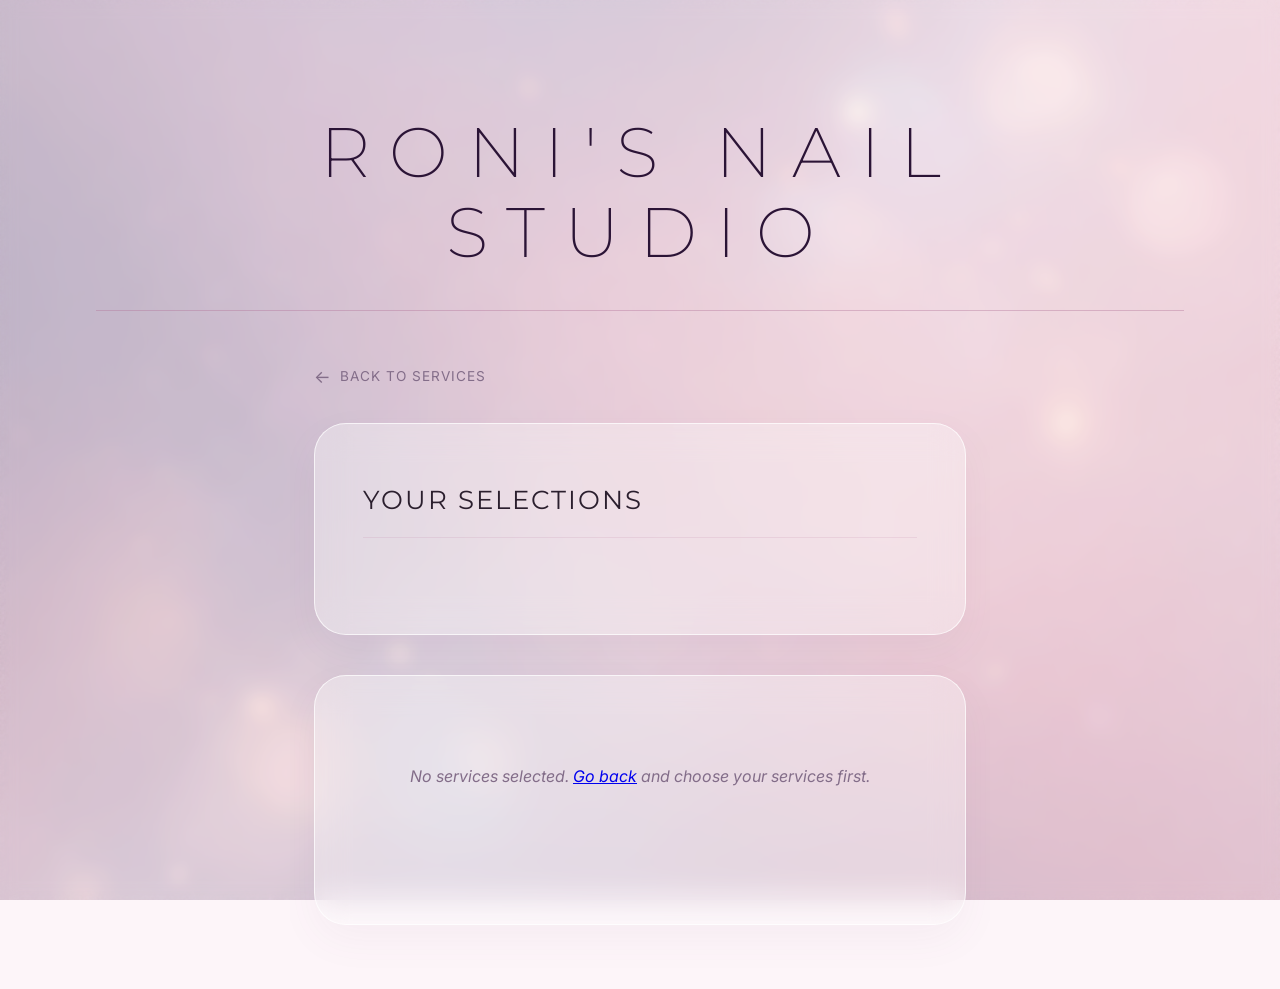
<file: public/booking.html>
<!DOCTYPE html>
<html lang="en" class="page-booking">
<head>
    <meta charset="UTF-8">
    <meta name="viewport" content="width=device-width, initial-scale=1.0, viewport-fit=cover">
    <link rel="icon" href="favicon.png" type="image/png">
    <link rel="apple-touch-icon" href="favicon.png">
    <link rel="preconnect" href="https://script.google.com" crossorigin>
    <link rel="preload" href="booking-v3.js?v=quarter_hours_v1" as="script">
    <title>Select Time Slot | Roni's Nail Studio</title>
    <meta name="description" content="Choose your preferred date and time for your custom nail service. Select from available slots.">
    <link rel="stylesheet" href="styles.css?v=montserrat-wordmark-5">
    <link href="https://fonts.googleapis.com/css2?family=Montserrat:wght@200;300;400;500&family=Inter:wght@300;400;500;600&display=swap" rel="stylesheet">
    <style>
        body.page-booking .hero {
            max-width: 100%;
            overflow-x: hidden;
            box-sizing: border-box;
            padding-left: max(1rem, env(safe-area-inset-left, 0px));
            padding-right: max(1rem, env(safe-area-inset-right, 0px));
        }

        .booking-page {
            max-width: min(700px, 100%);
            width: 100%;
            margin: 0 auto;
            padding-top: 0;
            padding-bottom: calc(4rem + env(safe-area-inset-bottom, 0px));
            padding-left: calc(1.5rem + env(safe-area-inset-left, 0px));
            padding-right: calc(1.5rem + env(safe-area-inset-right, 0px));
            box-sizing: border-box;
            overflow-x: hidden;
        }

        .back-link {
            display: inline-flex;
            align-items: center;
            gap: 0.5rem;
            font-family: var(--font-body);
            font-size: 0.85rem;
            font-weight: 400;
            color: var(--text-muted);
            text-decoration: none;
            letter-spacing: 1px;
            text-transform: uppercase;
            transition: color 0.2s;
            margin-bottom: 2rem;
        }
        .back-link:hover { color: var(--text-accent); }
        .back-link::before { content: "←"; font-size: 1.1rem; }

        .selected-services {
            display: flex;
            flex-wrap: wrap;
            gap: 0.75rem;
            margin-bottom: 0.5rem;
            max-width: 100%;
        }

        .service-tag {
            font-family: var(--font-body);
            font-size: 0.8rem;
            font-weight: 500;
            color: var(--text-accent);
            background: rgba(255, 255, 255, 0.5);
            border: 1px solid rgba(178, 115, 154, 0.25);
            padding: 0.5rem 1.25rem;
            border-radius: 50px;
            letter-spacing: 0.5px;
        }

        /* Calendar */
        .calendar-section {
            margin-bottom: 2.5rem;
            position: relative;
            overflow-x: hidden;
            max-width: 100%;
        }
        .calendar-loading-panel {
            margin-bottom: 0.5rem;
        }
        .calendar-loading-panel .calendar-loading-text {
            display: flex;
            align-items: center;
            gap: 0.65rem;
            font-family: var(--font-body);
            font-size: 0.88rem;
            color: var(--text-muted);
            margin: 0 0 0.75rem 0;
        }
        .calendar-loading-panel .calendar-loading-text .spinner {
            flex-shrink: 0;
        }
        .cal-skeleton-block {
            height: 220px;
            max-width: 100%;
            border-radius: 12px;
            background: linear-gradient(
                110deg,
                rgba(178, 115, 154, 0.07) 0%,
                rgba(178, 115, 154, 0.14) 40%,
                rgba(178, 115, 154, 0.07) 80%
            );
            background-size: 200% 100%;
            animation: cal-shimmer 1.3s ease-in-out infinite;
        }
        @keyframes cal-shimmer {
            0% { background-position: 100% 0; }
            100% { background-position: -100% 0; }
        }

        /* Match index glassmorphism */
        .form-section {
            background: rgba(255, 255, 255, 0.35);
            backdrop-filter: blur(16px);
            -webkit-backdrop-filter: blur(16px);
            border: 1px solid rgba(255, 255, 255, 0.7);
            border-radius: 32px;
            padding: 3.5rem 3rem;
            box-shadow: 0 15px 40px rgba(119, 78, 120, 0.05);
            max-width: 100%;
            min-width: 0;
            box-sizing: border-box;
        }
        .cal-header {
            display: flex;
            justify-content: space-between;
            align-items: center;
            gap: 0.35rem;
            margin-bottom: 1.5rem;
            min-width: 0;
        }

        .cal-header h3 {
            font-family: var(--font-heading);
            font-size: clamp(0.78rem, 3.5vw, 1.1rem);
            font-weight: 400;
            text-transform: uppercase;
            letter-spacing: 2px;
            color: var(--text-main);
            flex: 1;
            min-width: 0;
            text-align: center;
            line-height: 1.25;
        }

        .cal-nav {
            background: none;
            border: 1px solid rgba(178, 115, 154, 0.2);
            border-radius: 50%;
            width: 36px;
            height: 36px;
            flex-shrink: 0;
            display: flex;
            align-items: center;
            justify-content: center;
            cursor: pointer;
            font-size: 1.1rem;
            color: var(--text-muted);
            transition: all 0.2s;
        }
        .cal-nav:hover {
            background: rgba(255,255,255,0.5);
            color: var(--text-accent);
            border-color: var(--text-accent);
        }
        .cal-nav:disabled {
            opacity: 0.38;
            cursor: not-allowed;
            pointer-events: none;
        }
        .cal-nav:disabled:hover {
            background: none;
            color: var(--text-muted);
            border-color: rgba(178, 115, 154, 0.2);
        }

        .cal-grid {
            display: grid;
            grid-template-columns: repeat(7, minmax(0, 1fr));
            gap: 4px;
            text-align: center;
            max-width: 100%;
            min-width: 0;
            contain: inline-size;
        }

        .cal-grid > * {
            min-width: 0;
        }

        .cal-day-label {
            font-family: var(--font-body);
            font-size: 0.7rem;
            font-weight: 600;
            text-transform: uppercase;
            letter-spacing: 1px;
            color: var(--text-muted);
            padding: 0.5rem 0;
        }

        .cal-day {
            font-family: var(--font-body);
            font-size: 0.9rem;
            padding: 0.6rem 0;
            border-radius: 12px;
            border: none;
            background: transparent;
            color: var(--text-main);
            cursor: default;
            transition: all 0.2s;
            -webkit-appearance: none;
            appearance: none;
            width: 100%;
            max-width: 100%;
            min-width: 0;
            box-sizing: border-box;
            margin: 0;
            font: inherit;
            line-height: 1.2;
        }

        .cal-day.available {
            cursor: pointer;
            font-weight: 500;
            background: rgba(255, 255, 255, 0.4);
        }
        /* scale() on hover overflows the grid on narrow phones and enables horizontal pan */
        @media (hover: hover) and (pointer: fine) {
            .cal-day.available:hover {
                background: rgba(178, 115, 154, 0.15);
                transform: scale(1.05);
            }
        }
        .cal-day.available:active {
            background: rgba(178, 115, 154, 0.2);
        }

        .cal-day.selected {
            background: var(--text-accent) !important;
            color: #fff !important;
            font-weight: 600;
        }

        .cal-day.past, .cal-day.empty {
            color: rgba(0,0,0,0.15);
        }

        .cal-day.unavailable {
            color: rgba(0,0,0,0.2);
            text-decoration: line-through;
            cursor: not-allowed;
        }

        .cal-day.today {
            border: 1px solid var(--text-accent);
        }

        .slots-section {
            margin-bottom: 2.5rem;
            scroll-margin-top: 2rem;
        }

        #booking-flow {
            min-height: 250px; /* Reduced for better initial layout */
            scroll-margin-top: 2rem;
        }

        .slots-label {
            font-family: var(--font-heading);
            font-size: 0.85rem;
            font-weight: 500;
            text-transform: uppercase;
            letter-spacing: 3px;
            color: var(--text-accent);
            margin-bottom: 1rem;
            max-width: 100%;
            overflow-wrap: anywhere;
            word-wrap: break-word;
        }

        #slot-preview {
            max-width: 100%;
            overflow-wrap: anywhere;
        }

        /* Saturday deposit notice — shown only when the chosen date is a Saturday */
        #saturday-deposit {
            border: 1px solid rgba(178, 115, 154, 0.35);
            background: rgba(178, 115, 154, 0.07);
            border-radius: 10px;
            padding: 1rem 1.1rem;
            margin-bottom: 1.25rem;
        }
        .sat-dep-title {
            font-family: var(--font-heading);
            font-size: 0.8rem;
            font-weight: 500;
            text-transform: uppercase;
            letter-spacing: 2px;
            color: var(--text-accent);
            margin: 0 0 0.6rem;
        }
        .sat-dep-body {
            font-family: var(--font-body);
            font-size: 0.85rem;
            line-height: 1.6;
            margin: 0 0 0.9rem;
        }
        .sat-dep-agree {
            display: flex;
            align-items: flex-start;
            gap: 0.6rem;
            font-family: var(--font-body);
            font-size: 0.85rem;
            line-height: 1.5;
            cursor: pointer;
        }
        .sat-dep-agree input[type="checkbox"] {
            flex: 0 0 auto;
            width: 18px;
            height: 18px;
            margin-top: 0.15rem;
            accent-color: var(--text-accent);
            cursor: pointer;
        }
        /* Reschedules keep the reminder but aren't gated — the original deposit transfers */
        #saturday-deposit.reminder-only .sat-dep-agree { display: none; }

        .slots-grid {
            display: flex;
            flex-wrap: wrap;
            gap: 0.75rem;
        }

        .slot-pill {
            font-family: var(--font-body);
            font-size: 0.85rem;
            font-weight: 400;
            padding: 0.65rem 1.5rem;
            border-radius: 50px;
            border: 1px solid rgba(178, 115, 154, 0.2);
            background: rgba(255, 255, 255, 0.35);
            color: var(--text-main);
            cursor: pointer;
            transition: all 0.25s;
        }
        .slot-pill:hover {
            background: rgba(178, 115, 154, 0.12);
            border-color: var(--text-accent);
        }
        .slot-pill.selected {
            background: var(--text-accent);
            color: #fff;
            border-color: var(--text-accent);
            font-weight: 600;
        }

        .slots-empty {
            font-family: var(--font-body);
            font-size: 0.9rem;
            color: var(--text-muted);
            font-style: italic;
        }

        .slots-loading {
            font-family: var(--font-body);
            font-size: 0.85rem;
            color: var(--text-muted);
            display: flex;
            align-items: center;
            gap: 0.75rem;
        }
        /* Customer Form */
        .customer-form { margin-top: 1rem; max-width: 100%; min-width: 0; }

        .form-field {
            margin-bottom: 1.25rem;
            max-width: 100%;
            min-width: 0;
        }

        .form-field label {
            display: block;
            font-family: var(--font-body);
            font-size: 0.75rem;
            font-weight: 600;
            text-transform: uppercase;
            letter-spacing: 2px;
            color: var(--text-muted);
            margin-bottom: 0.4rem;
        }

        .form-field input {
            width: 100%;
            max-width: 100%;
            min-width: 0;
            padding: 0.85rem 1rem;
            border: 1px solid rgba(178, 115, 154, 0.15);
            border-radius: 10px;
            background: rgba(255, 255, 255, 0.5);
            font-family: var(--font-body);
            /* 16px minimum: iOS Safari stops auto-zoom on focus; avoids “zoomed in” success view */
            font-size: max(16px, 0.95rem);
            color: var(--text-main);
            transition: all 0.3s;
            box-sizing: border-box;
        }
        .form-field input:focus {
            outline: none;
            border-color: var(--text-accent);
            box-shadow: 0 0 0 3px rgba(178, 115, 154, 0.1);
            background: rgba(255, 255, 255, 0.8);
        }
        .form-field input::placeholder {
            color: rgba(0,0,0,0.25);
        }

        .form-field textarea {
            width: 100%;
            max-width: 100%;
            min-width: 0;
            min-height: 5.5rem;
            padding: 0.85rem 1rem;
            border: 1px solid rgba(178, 115, 154, 0.15);
            border-radius: 10px;
            background: rgba(255, 255, 255, 0.5);
            font-family: var(--font-body);
            font-size: max(16px, 0.95rem);
            color: var(--text-main);
            line-height: 1.45;
            transition: all 0.3s;
            box-sizing: border-box;
            resize: vertical;
        }
        .form-field textarea:focus {
            outline: none;
            border-color: var(--text-accent);
            box-shadow: 0 0 0 3px rgba(178, 115, 154, 0.1);
            background: rgba(255, 255, 255, 0.8);
        }
        .form-field textarea::placeholder {
            color: rgba(0,0,0,0.25);
        }

        /* Success / Error states */
        .cal-day.available,
        .cal-nav,
        .slot-pill:not(:disabled),
        #confirm-btn {
            touch-action: manipulation;
        }

        .booking-success {
            text-align: center;
            padding: 3rem 2rem;
            /* After iOS zoom, avoid inherited scale feeling “stuck” */
            -webkit-text-size-adjust: 100%;
            text-size-adjust: 100%;
        }
        .booking-success .check-circle {
            width: 60px;
            height: 60px;
            border-radius: 50%;
            background: var(--text-accent);
            display: flex;
            align-items: center;
            justify-content: center;
            margin: 0 auto 1.5rem auto;
            font-size: 1.8rem;
            color: #fff;
        }
        .booking-success h3 {
            font-family: var(--font-heading);
            font-size: 1.4rem;
            font-weight: 400;
            text-transform: uppercase;
            letter-spacing: 3px;
            margin-bottom: 1rem;
            color: var(--text-main);
        }
        .booking-success p {
            font-family: var(--font-body);
            font-size: 0.9rem;
            color: var(--text-muted);
            line-height: 1.6;
        }

        .booking-error {
            background: rgba(183, 94, 122, 0.08);
            border-left: 3px solid #b75e7a;
            padding: 1rem 1.25rem;
            border-radius: 4px;
            margin-bottom: 1.5rem;
            font-family: var(--font-body);
            font-size: 0.85rem;
            color: #b75e7a;
        }
        
        .summary-info-lite {
            font-family: var(--font-body);
            font-size: 0.9rem;
            color: var(--text-main);
            margin-top: 1.5rem;
            display: flex;
            flex-wrap: wrap;
            gap: 0.75rem 1.5rem;
            max-width: 100%;
            border-top: 1px solid var(--border-line);
            padding-top: 1rem;
        }
        .summary-info-lite p { margin: 0; }
        .summary-info-lite strong { color: var(--text-accent); }

        @media (max-width: 600px) {
            html { font-size: 15px; }
            .booking-page {
                padding-left: calc(1.1rem + env(safe-area-inset-left, 0px));
                padding-right: calc(1.1rem + env(safe-area-inset-right, 0px));
                padding-bottom: calc(3rem + env(safe-area-inset-bottom, 0px));
            }
            .form-section { padding: 2.25rem 1.5rem !important; }
            .cal-day { font-size: 0.8rem; padding: 0.5rem 0; }
            .slot-pill { padding: 0.5rem 1rem; font-size: 0.8rem; }
            .hero { padding-top: 4rem; padding-bottom: 2rem; }
            .title-wrapper h1 {
                font-family: 'Montserrat', sans-serif !important;
                white-space: nowrap !important;
                display: inline-block !important;
                width: auto !important;
                max-width: none !important;
                font-size: clamp(1.48rem, 5.5vw + 0.5rem, 2.72rem) !important;
                letter-spacing: 0.038em !important;
                line-height: 1.06 !important;
                font-weight: 200 !important;
                text-transform: uppercase !important;
                color: var(--hero-wordmark-color) !important;
            }
        }
        @media (max-width: 480px) {
            html { font-size: 14px; }
        }
    </style>
</head>
<body class="page-booking">
    <div class="background-texture"></div>
    <div class="background-overlay"></div>
    
    <header class="hero">
        <div class="title-wrapper">
            <h1>Roni's Nail Studio</h1>
        </div>
    </header>

    <div class="booking-page">
        <a href="index.html" class="back-link">Back to Services</a>

        <!-- Your Selections -->
        <div class="form-section" style="margin-bottom: 2.5rem;">
            <h2>Your Selections</h2>
            <div id="selected-services" class="selected-services"></div>
        </div>

        <!-- Main Booking Card -->
        <div id="booking-flow" class="form-section">
            
            <!-- Calendar -->
            <div class="calendar-section">
                <div class="cal-header">
                    <button class="cal-nav" id="cal-prev">‹</button>
                    <h3 id="cal-month-label"></h3>
                    <button class="cal-nav" id="cal-next">›</button>
                </div>
                <div id="calendar-loading" class="calendar-loading-panel" role="status" aria-live="polite">
                    <p class="calendar-loading-text">
                        <span class="spinner" aria-hidden="true"></span>
                        Loading available dates…
                    </p>
                    <div class="cal-skeleton-block" aria-hidden="true"></div>
                </div>
                <div class="cal-grid" id="cal-grid"></div>
            </div>

            <!-- Catches people right where they'd otherwise give up: browsing the
                 calendar and finding nothing open. -->
            <p style="text-align:center;font-size:.85rem;color:var(--text-muted);line-height:1.5;margin:.25rem 0 1.25rem;">
                Nothing that works?
                <a href="cancellation-list.html" style="color:var(--text-accent);font-weight:600;">Join the cancellation list</a>
                and I'll email you when a spot opens.
            </p>

            <!-- Time Slots -->
            <div class="slots-section" id="slots-section" style="display: none;">
                <p class="slots-label" id="slots-date-label"></p>
                <div id="slots-container"></div>
            </div>

            <!-- Customer Info -->
            <div id="customer-section" style="display: none;">
                <hr style="margin: 2rem 0;">
                <h2 style="font-size: 1.1rem; margin-bottom: 0.5rem;">Your Info</h2>
                <div id="slot-preview" style="font-family: var(--font-body); font-size: 0.85rem; color: var(--text-accent); margin-bottom: 1.5rem; letter-spacing: 0.5px;"></div>
                <div class="customer-form">
                    <div class="form-field">
                        <label>Full Name *</label>
                        <input type="text" id="cust-name" placeholder="First and last name" required>
                        <div id="name-hint" style="display:none; font-size:0.8rem; color:var(--text-accent); margin-top:0.35rem; letter-spacing:0;">Please enter your first and last name (last name at least 2 letters).</div>
                    </div>
                    <div class="form-field">
                        <label>Phone</label>
                        <input type="tel" id="cust-phone" placeholder="(555) 123-4567">
                    </div>
                    <div class="form-field">
                        <label>Email</label>
                        <input type="email" id="cust-email" placeholder="jane@email.com">
                    </div>
                    <div id="welcome-back" role="status" style="display:none; font-size:0.85rem; color:var(--text-accent); background:rgba(178,115,154,0.08); border:1px solid rgba(178,115,154,0.25); border-radius:8px; padding:0.6rem 0.8rem; margin-top:0.25rem; letter-spacing:0;"></div>
                    <div class="form-field" id="client-notes-field">
                        <label>Additional notes or requests <span style="font-weight:400;text-transform:none;letter-spacing:0;color:var(--text-muted);">(optional)</span></label>
                        <textarea id="cust-notes" maxlength="2000" rows="4" placeholder="Allergies, shape preferences, timing constraints, etc." autocomplete="off"></textarea>
                    </div>
                    <div id="saturday-deposit" role="note" style="display:none;">
                        <p class="sat-dep-title">Saturday Appointment &mdash; $50 Deposit Required</p>
                        <p class="sat-dep-body">Saturday hours are limited and are held by deposit. A <strong>non-refundable $50 deposit</strong> (Zelle: ronisnailstudio@gmail.com) is required for every Saturday appointment, new and returning clients alike, and goes towards your service total. Your request will not be accepted until the deposit is received.</p>
                        <label class="sat-dep-agree" id="sat-dep-agree">
                            <input type="checkbox" id="saturday-deposit-checkbox">
                            <span>I understand a $50 deposit is required for my Saturday appointment, and that my appointment will not be accepted without it.</span>
                        </label>
                    </div>
                    <div id="book-error"></div>
                    <button id="confirm-btn" class="cute-btn" disabled>Submit Request</button>
                </div>
            </div>
        </div>

        <!-- Success State (hidden by default) -->
        <div id="booking-success" class="form-section booking-success" style="display: none;">
            <div class="check-circle">✓</div>
            <h3>Request Submitted</h3>
            <p id="success-message" style="display: none;"></p>
            <div style="margin: 2rem 0; padding: 1.5rem; background: rgba(178, 115, 154, 0.05); border-radius: 16px;">
                <p style="font-size: 0.95rem; line-height: 1.5; color: var(--text-main); font-weight: 500; margin: 0 0 1rem 0;">You’ll receive a follow-up email within 24–48 hours.</p>
                <p style="font-size: 0.95rem; line-height: 1.5; color: var(--text-main); font-weight: 500; margin: 0;">Next steps: if you have inspo pics please DM them to me on instagram @ronisnailstudio</p>
            </div>
            <a href="index.html" class="cute-btn" style="display: inline-block; text-decoration: none; padding: 1rem 2.5rem;">Back to Home</a>
        </div>
    <script src="booking-v3.js?v=quarter_hours_v1"></script>
</body>
</html>
</file>
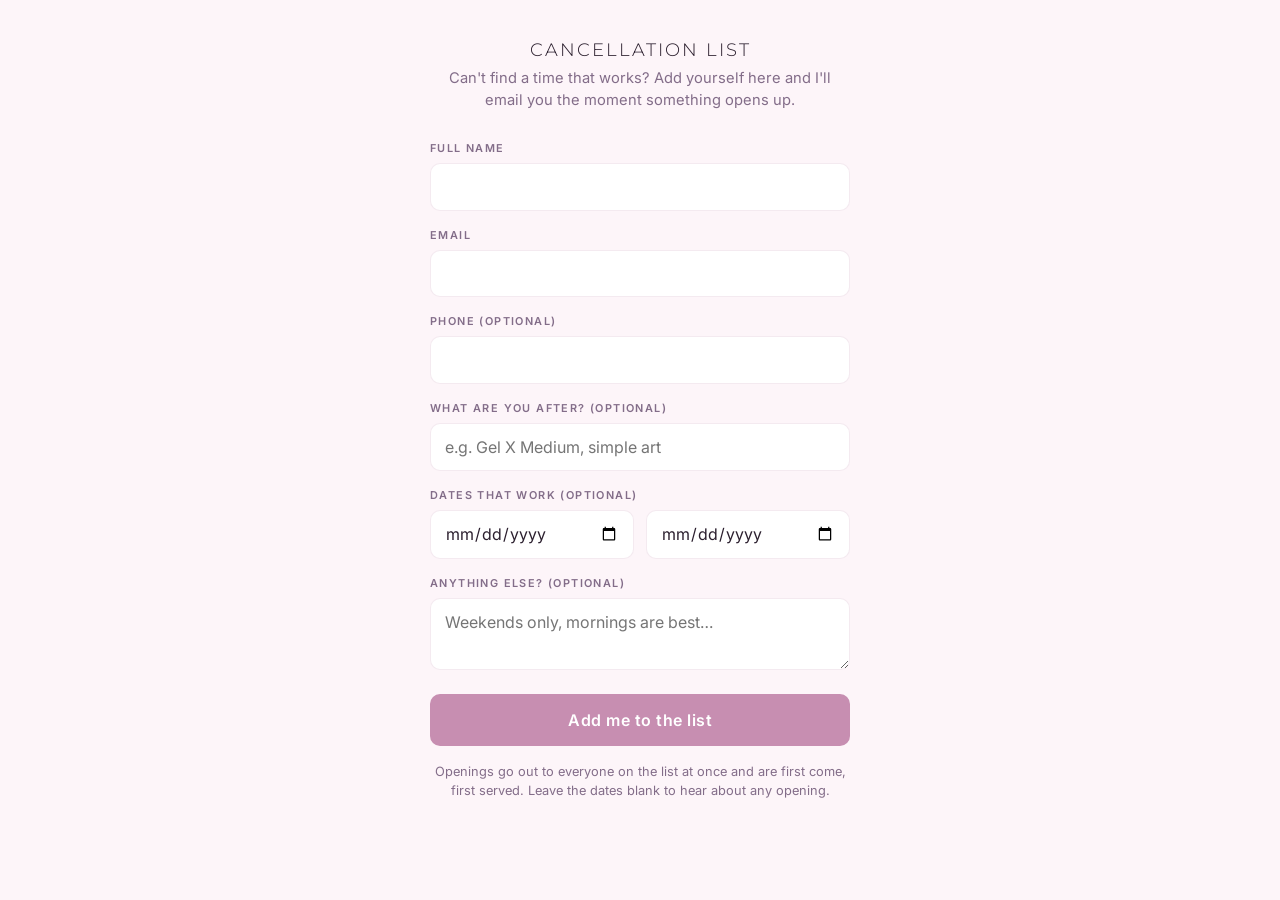
<file: public/cancellation-list.html>
<!DOCTYPE html>
<html lang="en">
<head>
    <meta charset="UTF-8">
    <meta name="viewport" content="width=device-width, initial-scale=1.0">
    <link rel="icon" href="favicon.png" type="image/png">
    <title>Cancellation list | Roni's Nail Studio</title>
    <link rel="stylesheet" href="styles.css?v=montserrat-wordmark-5">
    <link href="https://fonts.googleapis.com/css2?family=Montserrat:wght@200;300;400;500&family=Inter:wght@300;400;500;600&display=swap" rel="stylesheet">
    <style>
        .wl-wrap { max-width: 460px; margin: 0 auto; padding: 2.5rem 1.25rem 4rem; }
        .wl-title { font-family: var(--font-heading); font-weight: 300; letter-spacing: 2px;
                    text-transform: uppercase; font-size: 1.15rem; color: var(--text-main);
                    text-align: center; margin-bottom: .4rem; }
        .wl-sub { text-align: center; color: var(--text-muted); font-size: .92rem;
                  line-height: 1.55; margin-bottom: 1.75rem; }
        .wl-label { display: block; font-size: .68rem; letter-spacing: 1.4px; text-transform: uppercase;
                    font-weight: 600; color: var(--text-muted); margin-bottom: .35rem; }
        .wl-field { width: 100%; background: #fff; border: 1px solid var(--border-line);
                    border-radius: 10px; padding: .8rem .9rem; font-family: var(--font-body);
                    font-size: 1rem; color: var(--text-main); margin-bottom: 1rem; }
        .wl-field:focus { outline: none; border-color: var(--text-accent); }
        textarea.wl-field { min-height: 72px; resize: vertical; }
        .wl-two { display: flex; gap: .7rem; }
        .wl-two > div { flex: 1; }
        .wl-btn { width: 100%; background: var(--button-bg); color: #fff; border: 0;
                  border-radius: 10px; padding: 1rem; font-family: var(--font-body);
                  font-size: 1rem; font-weight: 600; letter-spacing: .5px; cursor: pointer; }
        .wl-btn:disabled { opacity: .55; cursor: default; }
        .wl-note { text-align: center; color: var(--text-muted); font-size: .8rem;
                   line-height: 1.5; margin-top: 1rem; }
        .wl-msg { border-radius: 12px; padding: 1.1rem 1.25rem; font-size: .95rem;
                  line-height: 1.6; text-align: center; }
        .wl-msg.err { background: rgba(183,94,122,.10); border: 1px solid rgba(183,94,122,.25); color: #8b3a52; margin-bottom: 1rem; }
        .wl-msg.ok  { background: rgba(100,140,100,.12); border: 1px solid rgba(100,140,100,.25); color: #2d5a2d; }
        .wl-hide { display: none; }
    </style>
</head>
<body>
    <div class="wl-wrap">
        <div id="form-area">
            <h1 class="wl-title">Cancellation list</h1>
            <p class="wl-sub">Can't find a time that works? Add yourself here and I'll email you
               the moment something opens up.</p>

            <div id="err" class="wl-msg err wl-hide"></div>

            <form id="wl-form" novalidate>
                <label class="wl-label" for="f-name">Full name</label>
                <input class="wl-field" id="f-name" type="text" autocomplete="name" required>

                <label class="wl-label" for="f-email">Email</label>
                <input class="wl-field" id="f-email" type="email" autocomplete="email" inputmode="email" required>

                <label class="wl-label" for="f-phone">Phone (optional)</label>
                <input class="wl-field" id="f-phone" type="tel" autocomplete="tel" inputmode="tel">

                <label class="wl-label" for="f-service">What are you after? (optional)</label>
                <input class="wl-field" id="f-service" type="text" placeholder="e.g. Gel X Medium, simple art">

                <label class="wl-label">Dates that work (optional)</label>
                <div class="wl-two">
                    <div>
                        <input class="wl-field" id="f-from" type="date" aria-label="Earliest date">
                    </div>
                    <div>
                        <input class="wl-field" id="f-to" type="date" aria-label="Latest date">
                    </div>
                </div>

                <label class="wl-label" for="f-notes">Anything else? (optional)</label>
                <textarea class="wl-field" id="f-notes" placeholder="Weekends only, mornings are best…"></textarea>

                <button class="wl-btn" id="f-submit" type="submit">Add me to the list</button>
                <p class="wl-note">Openings go out to everyone on the list at once and are
                   first come, first served. Leave the dates blank to hear about any opening.</p>
            </form>
        </div>

        <div id="done" class="wl-msg ok wl-hide"></div>
    </div>

<script>
(function () {
    'use strict';
    var API = '/api/booking';
    var $ = function (id) { return document.getElementById(id); };

    // Don't offer dates in the past.
    var todayYmd = new Date().toISOString().slice(0, 10);
    $('f-from').min = todayYmd;
    $('f-to').min = todayYmd;

    $('wl-form').addEventListener('submit', function (ev) {
        ev.preventDefault();
        var name = $('f-name').value.trim();
        var email = $('f-email').value.trim();
        var err = $('err');
        err.classList.add('wl-hide');

        if (!name) { $('f-name').focus(); return; }
        if (!email || email.indexOf('@') < 0) { $('f-email').focus(); return; }

        var from = $('f-from').value;
        var to = $('f-to').value;
        if (from && to && to < from) {
            err.textContent = 'That date range is backwards — the second date should be after the first.';
            err.classList.remove('wl-hide');
            return;
        }

        var btn = $('f-submit');
        btn.disabled = true;
        btn.textContent = 'Adding you…';

        fetch(API, {
            method: 'POST',
            headers: { 'Content-Type': 'application/json' },
            body: JSON.stringify({
                joinWaitlist: true,
                clientName: name,
                email: email,
                phone: $('f-phone').value.trim(),
                service: $('f-service').value.trim(),
                fromDate: from,
                toDate: to,
                notes: $('f-notes').value.trim()
            })
        })
            .then(function (r) { return r.json(); })
            .then(function (res) {
                if (!res || res.status !== 'success') {
                    btn.disabled = false;
                    btn.textContent = 'Add me to the list';
                    err.textContent = res && res.message === 'blocked'
                        ? 'The cancellation list isn’t available for these details. We’re not able to add you — thank you for understanding.'
                        : 'Something went wrong. Please try again, or message Roni directly.';
                    err.classList.remove('wl-hide');
                    return;
                }
                $('form-area').classList.add('wl-hide');
                var box = $('done');
                box.innerHTML = '<strong>You’re on the list!</strong><br>' +
                    'I’ll email you at ' + email.replace(/[<>&]/g, '') +
                    ' as soon as a spot opens up.<br><br>' +
                    '<a href="index.html">Back to the site</a>';
                box.classList.remove('wl-hide');
            })
            .catch(function () {
                btn.disabled = false;
                btn.textContent = 'Add me to the list';
                err.textContent = 'Couldn’t reach the studio just now. Please check your connection and try again.';
                err.classList.remove('wl-hide');
            });
    });
})();
</script>
</body>
</html>
</file>
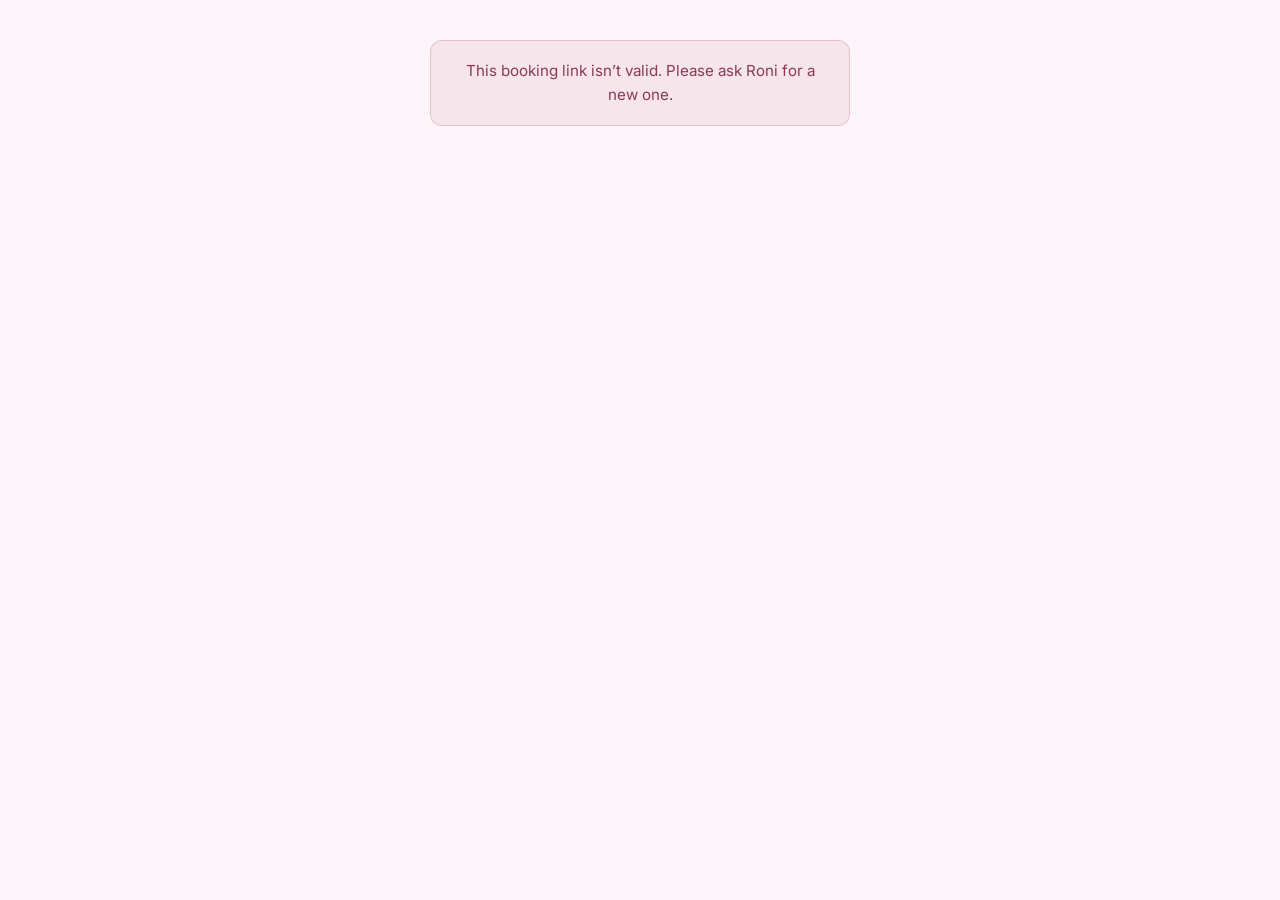
<file: public/invite.html>
<!DOCTYPE html>
<html lang="en">
<head>
    <meta charset="UTF-8">
    <meta name="viewport" content="width=device-width, initial-scale=1.0">
    <link rel="icon" href="favicon.png" type="image/png">
    <title>Confirm your appointment | Roni's Nail Studio</title>
    <link rel="stylesheet" href="styles.css?v=montserrat-wordmark-5">
    <link href="https://fonts.googleapis.com/css2?family=Montserrat:wght@200;300;400;500&family=Inter:wght@300;400;500;600&display=swap" rel="stylesheet">
    <style>
        .inv-wrap { max-width: 460px; margin: 0 auto; padding: 2.5rem 1.25rem 4rem; }
        .inv-title { font-family: var(--font-heading); font-weight: 300; letter-spacing: 2px;
                     text-transform: uppercase; font-size: 1.15rem; color: var(--text-main);
                     text-align: center; margin-bottom: .4rem; }
        .inv-sub { text-align: center; color: var(--text-muted); font-size: .92rem;
                   line-height: 1.55; margin-bottom: 1.75rem; }
        .inv-card { background: rgba(255,255,255,.55); border: 1px solid var(--border-line);
                    border-radius: 14px; padding: 1.1rem 1.25rem; margin-bottom: 1.5rem; }
        .inv-row { display: flex; gap: 1rem; padding: .5rem 0; border-bottom: 1px solid var(--border-line); }
        .inv-row:last-child { border-bottom: 0; }
        .inv-k { font-size: .68rem; letter-spacing: 1.4px; text-transform: uppercase;
                 font-weight: 600; color: var(--text-muted); width: 74px; flex: none; padding-top: .15rem; }
        .inv-v { font-size: .95rem; color: var(--text-main); flex: 1; }
        .inv-label { display: block; font-size: .68rem; letter-spacing: 1.4px; text-transform: uppercase;
                     font-weight: 600; color: var(--text-muted); margin-bottom: .35rem; }
        .inv-field { width: 100%; background: #fff; border: 1px solid var(--border-line);
                     border-radius: 10px; padding: .8rem .9rem; font-family: var(--font-body);
                     font-size: 1rem; color: var(--text-main); margin-bottom: 1rem; }
        .inv-field:focus { outline: none; border-color: var(--text-accent); }
        textarea.inv-field { min-height: 76px; resize: vertical; }
        .inv-btn { width: 100%; background: var(--button-bg); color: #fff; border: 0;
                   border-radius: 10px; padding: 1rem; font-family: var(--font-body);
                   font-size: 1rem; font-weight: 600; letter-spacing: .5px; cursor: pointer; }
        .inv-btn:disabled { opacity: .55; cursor: default; }
        .inv-note { text-align: center; color: var(--text-muted); font-size: .8rem;
                    line-height: 1.5; margin-top: 1rem; }
        .inv-msg { border-radius: 12px; padding: 1.1rem 1.25rem; font-size: .95rem;
                   line-height: 1.6; text-align: center; }
        .inv-msg.err { background: rgba(183,94,122,.10); border: 1px solid rgba(183,94,122,.25); color: #8b3a52; }
        .inv-msg.ok  { background: rgba(100,140,100,.12); border: 1px solid rgba(100,140,100,.25); color: #2d5a2d; }
        .inv-hide { display: none; }
        .inv-dep { border: 1px solid rgba(178,115,154,.35); background: rgba(178,115,154,.07);
                   border-radius: 12px; padding: 1rem 1.1rem; margin-bottom: 1.25rem; }
        .inv-dep-title { font-family: var(--font-heading); font-size: .68rem; letter-spacing: 1.4px;
                         text-transform: uppercase; font-weight: 600; color: var(--text-accent);
                         margin: 0 0 .55rem; }
        .inv-dep-body { font-size: .88rem; line-height: 1.6; color: var(--text-main); margin: 0 0 .85rem; }
        .inv-dep-agree { display: flex; align-items: flex-start; gap: .6rem;
                         font-size: .88rem; line-height: 1.5; color: var(--text-main); cursor: pointer; }
        .inv-dep-agree input[type="checkbox"] { flex: 0 0 auto; width: 18px; height: 18px;
                                                margin-top: .12rem; accent-color: var(--text-accent);
                                                cursor: pointer; }
    </style>
</head>
<body>
    <div class="inv-wrap">
        <div id="loading" class="inv-sub">Loading your appointment…</div>

        <div id="invalid" class="inv-msg err inv-hide"></div>

        <div id="form-area" class="inv-hide">
            <h1 class="inv-title">Confirm your appointment</h1>
            <p class="inv-sub">Roni saved this time for you. Add your details below to lock it in.</p>

            <div class="inv-card">
                <div class="inv-row"><span class="inv-k">Date</span><span class="inv-v" id="d-date"></span></div>
                <div class="inv-row"><span class="inv-k">Time</span><span class="inv-v" id="d-time"></span></div>
                <div class="inv-row"><span class="inv-k">Service</span><span class="inv-v" id="d-service"></span></div>
                <div class="inv-row"><span class="inv-k">Location</span><span class="inv-v" id="d-addr"></span></div>
            </div>

            <form id="inv-form" novalidate>
                <label class="inv-label" for="f-name">Full name</label>
                <input class="inv-field" id="f-name" type="text" autocomplete="name" required>

                <label class="inv-label" for="f-email">Email</label>
                <input class="inv-field" id="f-email" type="email" autocomplete="email" inputmode="email" required>

                <label class="inv-label" for="f-phone">Phone</label>
                <input class="inv-field" id="f-phone" type="tel" autocomplete="tel" inputmode="tel">

                <label class="inv-label" for="f-notes">Anything I should know? (optional)</label>
                <textarea class="inv-field" id="f-notes" placeholder="Inspo, allergies, questions…"></textarea>

                <div class="inv-dep inv-hide" id="f-deposit" role="note">
                    <p class="inv-dep-title">Saturday Appointment &mdash; $50 Deposit Required</p>
                    <p class="inv-dep-body">Saturday hours are limited and are held by deposit. A <strong>non-refundable $50 deposit</strong> (Zelle: ronisnailstudio@gmail.com) is required for every Saturday appointment, new and returning clients alike, and goes towards your service total.</p>
                    <label class="inv-dep-agree">
                        <input type="checkbox" id="f-deposit-ack">
                        <span>I understand a $50 deposit is required for my Saturday appointment, and that my appointment isn't held without it.</span>
                    </label>
                </div>

                <button class="inv-btn" id="f-submit" type="submit">Confirm my appointment</button>
                <p class="inv-note" id="f-note">You'll get a confirmation email right away. Please review the
                   <a href="index.html#policies">studio policies</a> — a deposit is required for first-time clients.</p>
            </form>
        </div>

        <div id="done" class="inv-msg ok inv-hide"></div>
    </div>

<script>
(function () {
    'use strict';
    // Same-origin Netlify proxy in front of the Apps Script web app, so this page
    // never talks to script.google.com directly (and dodges its CORS rules).
    var API = '/api/booking';
    var params = new URLSearchParams(window.location.search);
    var eventId = params.get('eventId') || '';
    var token = params.get('token') || '';

    var $ = function (id) { return document.getElementById(id); };
    // Set once the invite loads, so the claim carries the same Saturday deposit
    // acknowledgement a Saturday request from the booking form does.
    var isSaturday = false;
    var show = function (el) { el.classList.remove('inv-hide'); };
    var hide = function (el) { el.classList.add('inv-hide'); };

    var MESSAGES = {
        bad_link: 'This booking link isn’t valid. Please ask Roni for a new one.',
        already_claimed: 'This appointment has already been confirmed. If that wasn’t you, message Roni.',
        cancelled: 'This appointment was cancelled. Please ask Roni for a new link.',
        expired: 'This time has already passed. Please ask Roni for a new link.',
        slot_unavailable: 'That time was just taken. Please message Roni to find another.',
        server_busy: 'The studio’s calendar is busy right now — please try again in a moment.',
        saturday_deposit_ack_required: 'Saturday appointments require a $50 deposit. Please reload this page and tick the deposit box to confirm.'
    };
    function friendly(code) {
        return MESSAGES[code] || 'Something went wrong. Please message Roni and she’ll sort it out.';
    }
    function fail(code) {
        hide($('loading'));
        hide($('form-area'));
        var box = $('invalid');
        box.textContent = friendly(code);
        show(box);
    }

    if (!eventId || !token) { fail('bad_link'); return; }

    // ---- Load the invite -------------------------------------------------
    fetch(API + '?action=invite_details&eventId=' + encodeURIComponent(eventId) +
              '&token=' + encodeURIComponent(token), { headers: { Accept: 'application/json' } })
        .then(function (r) { return r.json(); })
        .then(function (data) {
            if (!data || !data.ok) { fail(data && data.error); return; }
            $('d-date').textContent = data.dateLabel || '—';
            $('d-time').textContent = data.timeLabel || '—';
            $('d-service').textContent = data.service || '—';
            $('d-addr').textContent = data.studioAddress || '';
            if (data.isSaturday) {
                isSaturday = true;
                show($('f-deposit'));
                $('f-submit').disabled = true;
                $('f-deposit-ack').addEventListener('change', function () {
                    $('f-submit').disabled = !this.checked;
                });
                $('f-note').innerHTML = 'You\'ll get a confirmation email right away. Please review the ' +
                    '<a href="index.html#policies">studio policies</a>.';
            }
            hide($('loading'));
            show($('form-area'));
        })
        .catch(function () { fail('network'); });

    // ---- Claim it --------------------------------------------------------
    $('inv-form').addEventListener('submit', function (ev) {
        ev.preventDefault();
        var name = $('f-name').value.trim();
        var email = $('f-email').value.trim();
        if (!name) { $('f-name').focus(); return; }
        if (!email || email.indexOf('@') < 0) { $('f-email').focus(); return; }
        if (isSaturday && !$('f-deposit-ack').checked) { $('f-deposit-ack').focus(); return; }

        var btn = $('f-submit');
        btn.disabled = true;
        btn.textContent = 'Confirming…';

        fetch(API, {
            method: 'POST',
            headers: { 'Content-Type': 'application/json' },
            body: JSON.stringify({
                claimInvite: true,
                eventId: eventId,
                token: token,
                clientName: name,
                email: email,
                phone: $('f-phone').value.trim(),
                clientNotes: $('f-notes').value.trim(),
                saturdayDepositAck: isSaturday
            })
        })
            .then(function (r) { return r.json(); })
            .then(function (res) {
                if (!res || res.status !== 'success') {
                    btn.disabled = false;
                    btn.textContent = 'Confirm my appointment';
                    fail(res && res.message);
                    return;
                }
                hide($('form-area'));
                var box = $('done');
                box.innerHTML = '<strong>You’re booked!</strong><br>' +
                    (res.dateLabel || '') + '<br>' + (res.timeLabel || '') +
                    '<br><br>A confirmation email is on its way.';
                show(box);
            })
            .catch(function () {
                btn.disabled = false;
                btn.textContent = 'Confirm my appointment';
                fail('network');
            });
    });
})();
</script>
</body>
</html>
</file>
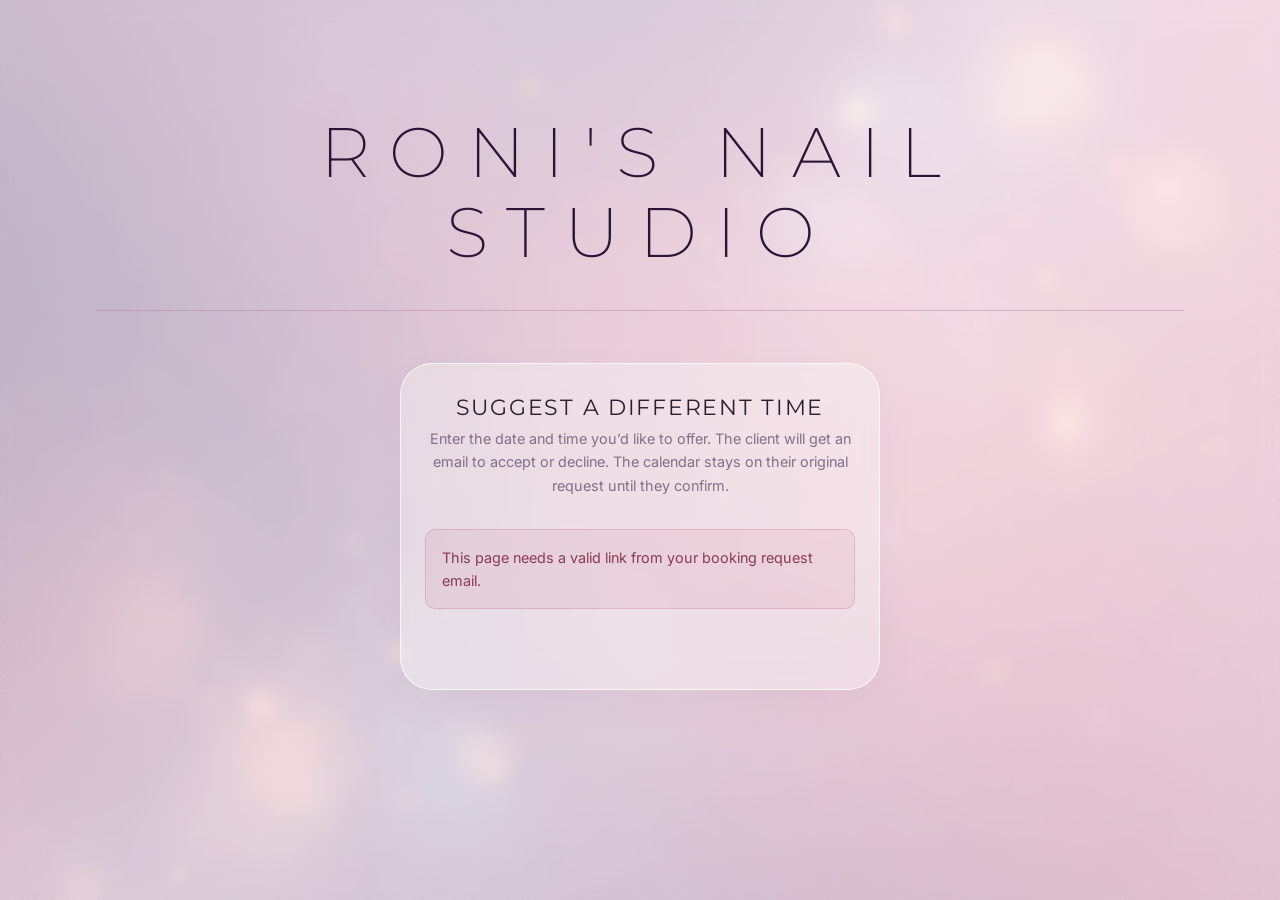
<file: public/owner-modify-request.html>
<!DOCTYPE html>
<html lang="en">
<head>
    <meta charset="UTF-8">
    <meta name="viewport" content="width=device-width, initial-scale=1.0">
    <link rel="icon" href="favicon.png" type="image/png">
    <title>Suggest a different time | Roni's Nail Studio</title>
    <link rel="stylesheet" href="styles.css?v=montserrat-wordmark-5">
    <link href="https://fonts.googleapis.com/css2?family=Montserrat:wght@200;300;400;500&family=Inter:wght@300;400;500;600&display=swap" rel="stylesheet">
    <style>
        .owner-mod-page { max-width: 480px; margin: 0 auto; padding: 2rem 1.5rem 4rem; }
        .owner-mod-page h1 { font-family: var(--font-heading); font-weight: 400; font-size: 1.35rem; letter-spacing: 0.08em; text-transform: uppercase; margin-bottom: 0.5rem; color: var(--text-main); text-align: center; }
        .owner-mod-page .sub { font-size: 0.9rem; color: var(--text-muted); text-align: center; margin-bottom: 2rem; line-height: 1.6; }
        .owner-mod-page label { display: block; font-size: 0.72rem; font-weight: 600; text-transform: uppercase; letter-spacing: 0.12em; color: var(--text-muted); margin-bottom: 0.45rem; }
        .owner-mod-page input { width: 100%; padding: 0.85rem 1rem; border: 1px solid rgba(178, 115, 154, 0.2); border-radius: 10px; background: rgba(255,255,255,0.55); font-family: var(--font-body); font-size: 1rem; margin-bottom: 1.25rem; }
        .owner-mod-page input:focus { outline: none; border-color: var(--text-accent); }
        .owner-mod-page .hint { font-size: 0.8rem; color: var(--text-muted); margin-top: -0.75rem; margin-bottom: 1.25rem; }
        .owner-mod-page .cute-btn { width: 100%; border: none; cursor: pointer; font-family: var(--font-body); }
        .owner-mod-page .input-date-wrap { margin-bottom: 1.25rem; max-width: 100%; }
        .owner-mod-page .input-date-wrap input[type="date"] { margin-bottom: 0; }
        .owner-mod-page .cute-btn:disabled { opacity: 0.6; cursor: not-allowed; }
        .msg { padding: 1rem; border-radius: 10px; font-size: 0.9rem; margin-bottom: 1rem; display: none; }
        .msg.err { display: block; background: rgba(183, 94, 122, 0.1); color: #8b3a52; border: 1px solid rgba(183, 94, 122, 0.25); }
        .msg.ok { display: block; background: rgba(100, 140, 100, 0.12); color: #2d5a2d; border: 1px solid rgba(100, 140, 100, 0.25); }
    </style>
</head>
<body>
    <div class="background-texture"></div>
    <div class="background-overlay"></div>
    <header class="hero">
        <div class="title-wrapper">
            <h1>Roni's Nail Studio</h1>
        </div>
    </header>
    <main class="container">
        <div class="form-section owner-mod-page">
            <h1>Suggest a different time</h1>
            <p class="sub">Enter the date and time you’d like to offer. The client will get an email to accept or decline. The calendar stays on their original request until they confirm.</p>
            <div id="msg" class="msg" role="status"></div>
            <form id="mod-form">
                <label for="prop-date">Proposed date</label>
                <div class="input-date-wrap">
                    <input type="date" id="prop-date" required>
                </div>
                <label for="prop-time">Proposed start time</label>
                <input type="text" id="prop-time" placeholder="2:30 PM" required autocomplete="off">
                <p class="hint">Use the same style as the booking site (e.g. 2:30 PM or 9:00 AM).</p>
                <button type="submit" class="cute-btn" id="submit-btn">Send to client</button>
            </form>
        </div>
    </main>
    <script>
        (function () {
            var params = new URLSearchParams(window.location.search);
            var eventId = params.get('eventId');
            var token = params.get('token');
            var msg = document.getElementById('msg');
            var form = document.getElementById('mod-form');
            var btn = document.getElementById('submit-btn');

            if (!eventId || !token) {
                form.style.display = 'none';
                msg.className = 'msg err';
                msg.textContent = 'This page needs a valid link from your booking request email.';
                msg.style.display = 'block';
                return;
            }

            form.addEventListener('submit', function (e) {
                e.preventDefault();
                msg.className = 'msg';
                msg.textContent = '';
                msg.style.display = 'none';
                var dateVal = document.getElementById('prop-date').value;
                var timeVal = document.getElementById('prop-time').value.trim();
                if (!dateVal || !timeVal) return;

                btn.disabled = true;
                var proxy = window.location.origin + '/api/booking';
                fetch(proxy, {
                    method: 'POST',
                    headers: { 'Content-Type': 'application/json' },
                    body: JSON.stringify({
                        ownerProposeAlternate: true,
                        eventId: eventId,
                        ownerToken: token,
                        proposedDate: dateVal,
                        proposedTime: timeVal
                    })
                })
                    .then(function (r) {
                        return r.text().then(function (t) {
                            var j = {};
                            try {
                                j = JSON.parse(String(t || '').trim().replace(/^\uFEFF/, ''));
                            } catch (e) {
                                j = { _parseError: true, _raw: t };
                            }
                            return { ok: r.ok, status: r.status, j: j };
                        });
                    })
                    .then(function (x) {
                        var s = x.j && x.j.status;
                        if (x.ok && s === 'success') {
                            form.style.display = 'none';
                            msg.className = 'msg ok';
                            msg.textContent = 'Done. The client was emailed. You’ll get a copy at the studio inbox. You can close this tab.';
                            msg.style.display = 'block';
                            return;
                        }
                        if (x.j && x.j.reason === 'timeout') {
                            msg.className = 'msg ok';
                            msg.textContent =
                                'The request took a long time to finish. If you and the client both received the “suggested time” emails, it worked—check your sheet (status MOD_PROPOSED). If not, wait a minute and try once more.';
                            msg.style.display = 'block';
                            btn.disabled = false;
                            return;
                        }
                        var m = (x.j && x.j.message) || 'Something went wrong.';
                        if (m === 'already_proposed') m = 'You already sent an alternate time for this request. Wait for the client or decline the request from your email.';
                        if (m === 'not_pending') m = 'This request is no longer pending.';
                        if (m === 'invalid_token') m = 'Link expired or invalid. Open the latest booking email from your inbox.';
                        msg.className = 'msg err';
                        msg.textContent = m;
                        msg.style.display = 'block';
                        btn.disabled = false;
                    })
                    .catch(function () {
                        msg.className = 'msg err';
                        msg.textContent = 'Could not reach the server. If the client still got the suggested-time email, the request may have succeeded—check your inbox and the sheet before submitting again.';
                        msg.style.display = 'block';
                        btn.disabled = false;
                    });
            });
        })();
    </script>
</body>
</html>
</file>
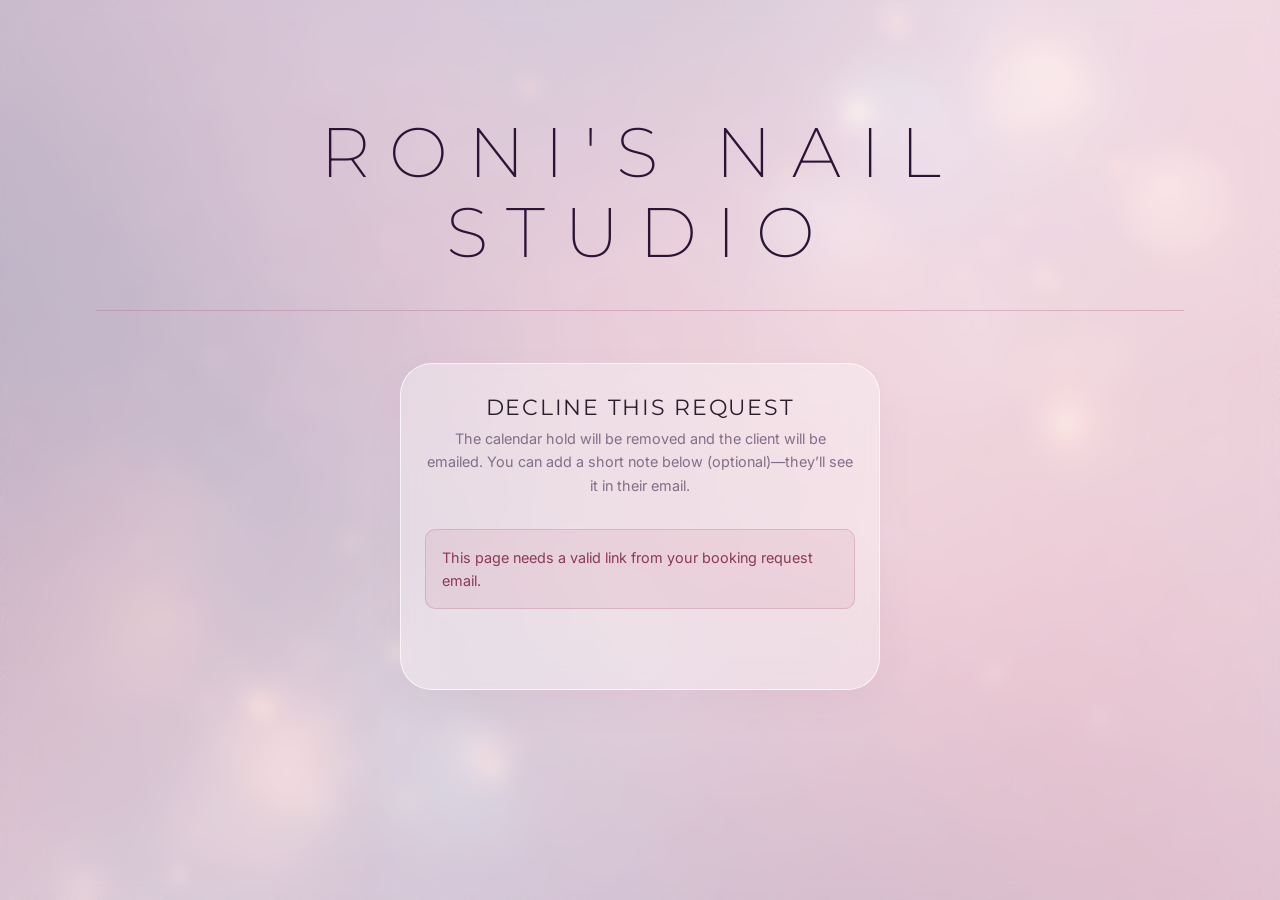
<file: public/reject-booking.html>
<!DOCTYPE html>
<html lang="en">
<head>
    <meta charset="UTF-8">
    <meta name="viewport" content="width=device-width, initial-scale=1.0">
    <link rel="icon" href="favicon.png" type="image/png">
    <title>Decline request | Roni's Nail Studio</title>
    <link rel="stylesheet" href="styles.css?v=policy-emphasis-2">
    <link href="https://fonts.googleapis.com/css2?family=Montserrat:wght@200;300;400;500&family=Inter:wght@300;400;500;600&display=swap" rel="stylesheet">
    <style>
        .owner-reject-page { max-width: 480px; margin: 0 auto; padding: 2rem 1.5rem 4rem; }
        .owner-reject-page h1 { font-family: var(--font-heading); font-weight: 400; font-size: 1.35rem; letter-spacing: 0.08em; text-transform: uppercase; margin-bottom: 0.5rem; color: var(--text-main); text-align: center; }
        .owner-reject-page .sub { font-size: 0.9rem; color: var(--text-muted); text-align: center; margin-bottom: 2rem; line-height: 1.6; }
        .owner-reject-page label { display: block; font-size: 0.72rem; font-weight: 600; text-transform: uppercase; letter-spacing: 0.12em; color: var(--text-muted); margin-bottom: 0.45rem; }
        .owner-reject-page textarea { width: 100%; min-height: 120px; padding: 0.85rem 1rem; border: 1px solid rgba(178, 115, 154, 0.2); border-radius: 10px; background: rgba(255,255,255,0.55); font-family: var(--font-body); font-size: 1rem; margin-bottom: 1.25rem; resize: vertical; box-sizing: border-box; }
        .owner-reject-page textarea:focus { outline: none; border-color: var(--text-accent); }
        .owner-reject-page .hint { font-size: 0.8rem; color: var(--text-muted); margin-top: -0.75rem; margin-bottom: 1.25rem; }
        .owner-reject-page .cute-btn { width: 100%; border: none; cursor: pointer; font-family: var(--font-body); }
        .owner-reject-page .cute-btn.secondary { margin-top: 0.75rem; background: transparent; color: var(--text-muted); border: 1px solid rgba(178, 115, 154, 0.35); }
        .owner-reject-page .cute-btn:disabled { opacity: 0.6; cursor: not-allowed; }
        .msg { padding: 1rem; border-radius: 10px; font-size: 0.9rem; margin-bottom: 1rem; display: none; }
        .msg.err { display: block; background: rgba(183, 94, 122, 0.1); color: #8b3a52; border: 1px solid rgba(183, 94, 122, 0.25); }
        .msg.ok { display: block; background: rgba(100, 140, 100, 0.12); color: #2d5a2d; border: 1px solid rgba(100, 140, 100, 0.25); }
    </style>
</head>
<body>
    <div class="background-texture"></div>
    <div class="background-overlay"></div>
    <header class="hero">
        <div class="title-wrapper">
            <h1>Roni's Nail Studio</h1>
        </div>
    </header>
    <main class="container">
        <div class="form-section owner-reject-page">
            <h1>Decline this request</h1>
            <p class="sub">The calendar hold will be removed and the client will be emailed. You can add a short note below (optional)—they’ll see it in their email.</p>
            <div id="msg" class="msg" role="status"></div>
            <form id="reject-form">
                <label for="decline-reason">Message to client <span style="font-weight:400;text-transform:none;letter-spacing:0">(optional)</span></label>
                <textarea id="decline-reason" maxlength="1500" placeholder="e.g. That day is fully booked—feel free to try another time on the site." autocomplete="off"></textarea>
                <p class="hint">Leave blank to send the standard decline email with no extra note.</p>
                <button type="submit" class="cute-btn" id="submit-btn" style="background:#b75e7a;">Decline &amp; notify client</button>
            </form>
        </div>
    </main>
    <script>
        (function () {
            var params = new URLSearchParams(window.location.search);
            var eventId = params.get('eventId');
            var token = params.get('token');
            var msg = document.getElementById('msg');
            var form = document.getElementById('reject-form');
            var btn = document.getElementById('submit-btn');

            function friendlyRejectError(code) {
                var c = String(code || '').trim();
                if (c === 'server_busy') {
                    return 'The booking system is busy (usually calendar sync). Wait a minute and tap Decline again, or leave this page open—we retry automatically a few times.';
                }
                if (c === 'not_found') {
                    return 'We could not find this request—it may already be removed or the link is outdated.';
                }
                if (c === 'missing_fields') {
                    return 'This page is incomplete. Open Decline from your latest booking email.';
                }
                if (c && /^[a-z0-9_]+$/.test(c) && c.length < 48) {
                    return 'Something went wrong. Please try again in a moment.';
                }
                return c || 'Something went wrong.';
            }

            if (!eventId || !token) {
                form.style.display = 'none';
                msg.className = 'msg err';
                msg.textContent = 'This page needs a valid link from your booking request email.';
                msg.style.display = 'block';
                return;
            }

            function submitOwnerReject(attempt) {
                var n = typeof attempt === 'number' ? attempt : 0;
                var reason = document.getElementById('decline-reason').value.trim();
                var proxy = window.location.origin + '/api/booking';
                fetch(proxy, {
                    method: 'POST',
                    headers: { 'Content-Type': 'application/json' },
                    body: JSON.stringify({
                        ownerRejectBooking: true,
                        eventId: eventId,
                        ownerToken: token,
                        declineReason: reason
                    })
                })
                    .then(function (r) {
                        return r.text().then(function (t) {
                            var j = {};
                            try {
                                j = JSON.parse(String(t || '').trim().replace(/^\uFEFF/, ''));
                            } catch (e2) {
                                j = { _parseError: true, _raw: t };
                            }
                            return { ok: r.ok, status: r.status, j: j };
                        });
                    })
                    .then(function (x) {
                        var s = x.j && x.j.status;
                        if (x.ok && s === 'success') {
                            form.style.display = 'none';
                            msg.className = 'msg ok';
                            msg.textContent = 'Done. The client was emailed and the request is marked declined. You can close this tab.';
                            msg.style.display = 'block';
                            return;
                        }
                        if (x.j && x.j.message === 'server_busy' && n < 5) {
                            msg.className = 'msg err';
                            msg.textContent =
                                'Calendar sync or another update has the system locked. Retrying automatically in 8 seconds… (attempt ' +
                                (n + 1) +
                                ' of 6)';
                            msg.style.display = 'block';
                            window.setTimeout(function () {
                                submitOwnerReject(n + 1);
                            }, 8000);
                            return;
                        }
                        if (x.j && x.j.message === 'already_handled') {
                            msg.className = 'msg err';
                            msg.textContent = 'This request was already approved or declined.';
                            msg.style.display = 'block';
                            btn.disabled = false;
                            return;
                        }
                        if (x.j && x.j.message === 'invalid_token') {
                            msg.className = 'msg err';
                            msg.textContent = 'This link is invalid or expired. Use the buttons from your latest booking email.';
                            msg.style.display = 'block';
                            btn.disabled = false;
                            return;
                        }
                        var m = friendlyRejectError((x.j && x.j.message) || '');
                        msg.className = 'msg err';
                        msg.textContent = m;
                        msg.style.display = 'block';
                        btn.disabled = false;
                    })
                    .catch(function () {
                        msg.className = 'msg err';
                        msg.textContent = 'Network error. Check your connection and try again.';
                        msg.style.display = 'block';
                        btn.disabled = false;
                    });
            }

            form.addEventListener('submit', function (e) {
                e.preventDefault();
                msg.className = 'msg';
                msg.textContent = '';
                msg.style.display = 'none';
                btn.disabled = true;
                submitOwnerReject(0);
            });
        })();
    </script>
</body>
</html>
</file>
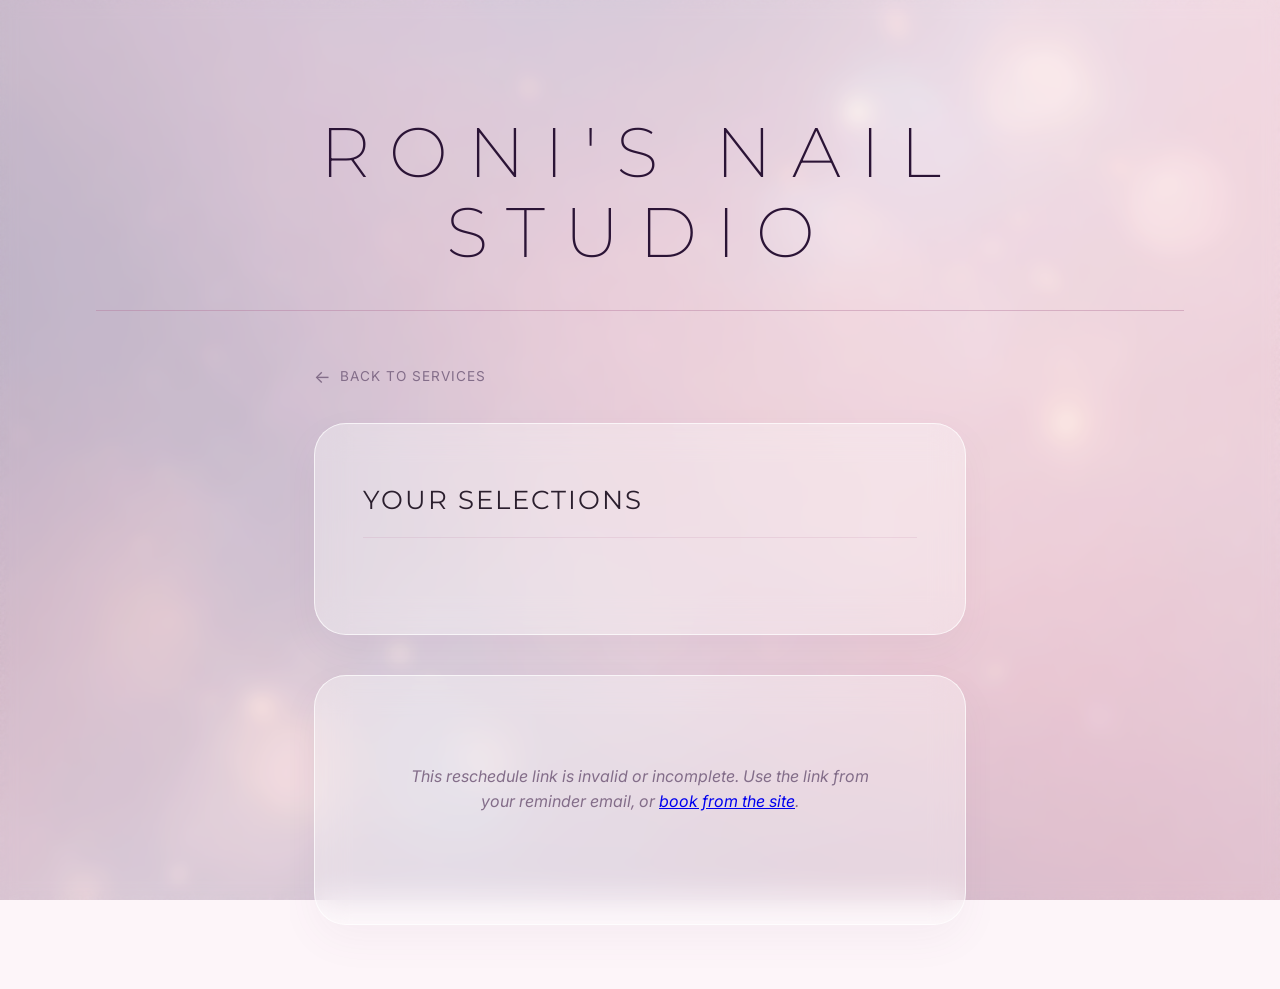
<file: public/reschedule.html>
<!DOCTYPE html>
<html lang="en">
<head>
    <meta charset="UTF-8">
    <meta name="viewport" content="width=device-width, initial-scale=1.0">
    <link rel="icon" href="favicon.png" type="image/png">
    <title>Reschedule… | Roni's Nail Studio</title>
    <script>
        (function () {
            var p = new URLSearchParams(window.location.search);
            p.set('reschedule', '1');
            var qs = p.toString();
            window.location.replace('booking.html' + (qs ? '?' + qs : ''));
        })();
    </script>
</head>
<body style="font-family: system-ui, sans-serif; text-align: center; padding: 2rem;">
    <p>Opening the booking calendar to pick a new time…</p>
    <p><a href="booking.html">Continue</a> if you are not redirected.</p>
</body>
</html>
</file>
<file: styles.css>
:root {
    /* Luxury Pastel Lilac Palette */
    --bg-overlay: rgba(246, 235, 250, 0.2); /* Very sheer wash to reveal background */
    --text-main: #2b1f2e;
    --text-muted: #836d89;
    --text-accent: #b2739a; /* Dusty cute rose */
    --border-line: rgba(178, 115, 154, 0.15); /* Faint pink line */
    --button-bg: #c78eb1; /* Pastel luxurious pinky/mauve */
    --font-heading: 'Montserrat', sans-serif;
    --font-body: 'Inter', sans-serif;
    --site-title-plum: #5a3d4f;
    --hero-wordmark-color: #2b1436;
}

* {
    box-sizing: border-box;
    margin: 0;
    padding: 0;
}

body {
    font-family: var(--font-body);
    color: var(--text-main);
    min-height: 100vh;
    overflow-x: hidden;
    line-height: 1.6;
    position: relative;
    background: #fdf5f9; /* Fallback */
    -webkit-font-smoothing: antialiased;
    -moz-osx-font-smoothing: grayscale;
}

/* Base Texture layer: Starry Cute Wallpaper */
.background-texture {
    position: fixed;
    top: 0;
    left: 0;
    width: 100vw;
    height: 100vh;
    background-image: url('bg.png');
    background-size: cover;
    background-position: center;
    background-attachment: fixed;
    z-index: -2;
}

/* The lush pastel wash over the texture */
.background-overlay {
    position: fixed;
    top: 0;
    left: 0;
    width: 100vw;
    height: 100vh;
    background: var(--bg-overlay); 
    backdrop-filter: blur(8px); /* Soft focus */
    -webkit-backdrop-filter: blur(8px);
    z-index: -1;
}

/* Hero — wordmark: Montserrat light, wide tracking */
.hero {
    text-align: center;
    padding: 5.75rem 1rem 3.25rem 1rem;
    display: flex;
    flex-direction: column;
    align-items: center;
}

.title-wrapper {
    display: flex;
    flex-direction: column;
    align-items: center;
    justify-content: center;
    margin-bottom: 0;
    border-bottom: 1px solid rgba(178, 115, 154, 0.4);
    padding: 1.25rem 1.25rem 2.35rem;
    width: 100%;
    max-width: min(68rem, 100%);
    box-sizing: border-box;
}

h1 {
    font-family: var(--font-heading);
    font-size: 2.8rem;
    font-weight: 300;
    text-transform: uppercase;
    letter-spacing: 6px;
    color: var(--text-main);
    line-height: 1.1;
}

.title-wrapper h1 {
    font-family: var(--font-heading);
    font-weight: 200;
    font-style: normal;
    text-transform: uppercase;
    letter-spacing: 0.28em;
    font-size: clamp(2.35rem, 7.2vw, 4.35rem);
    line-height: 1.15;
    width: 100%;
    max-width: 100%;
    overflow-wrap: anywhere;
    color: var(--hero-wordmark-color);
    text-rendering: optimizeLegibility;
    text-shadow: none;
}

.container {
    display: flex;
    justify-content: center;
    align-items: flex-start;
    gap: 4rem;
    max-width: 1100px;
    margin: 0 auto;
    padding: 0 2rem 5rem 2rem;
    flex-wrap: wrap;
}

.booking-form {
    flex: 1;
    min-width: 320px;
    max-width: 600px; 
    display: flex;
    flex-direction: column;
    gap: 2.5rem; 
}

/* Beautiful Structural Sections */
.form-section {
    background: rgba(255, 255, 255, 0.35);
    backdrop-filter: blur(16px);
    -webkit-backdrop-filter: blur(16px);
    border: 1px solid rgba(255, 255, 255, 0.7);
    border-radius: 32px; /* Very soft pebble grouping */
    padding: 3.5rem 3rem;
    box-shadow: 0 15px 40px rgba(119, 78, 120, 0.05); /* Invisible airy shadow */
}

h2 {
    font-family: var(--font-heading);
    font-size: 1.6rem;
    font-weight: 400;
    color: var(--text-main);
    margin-bottom: 2rem;
    padding-bottom: 1rem;
    text-transform: uppercase;
    letter-spacing: 2px;
    border-bottom: 1px solid var(--border-line);
}

.subtitle {
    font-family: var(--font-body);
    font-size: 0.8rem;
    font-weight: 300;
    font-style: italic;
    color: var(--text-muted);
    letter-spacing: 0px;
    text-transform: none;
}

/* Category Labels inside form sections */
.category-label {
    font-family: var(--font-heading);
    font-size: 0.85rem;
    font-weight: 500;
    text-transform: uppercase;
    letter-spacing: 3px;
    color: var(--text-accent);
    margin-bottom: 0.25rem;
    margin-top: 0.5rem;
    padding: 0;
    border-bottom: none;
}

.category-desc {
    font-family: var(--font-body);
    font-size: 0.8rem;
    font-weight: 300;
    color: var(--text-muted);
    margin-bottom: 1rem;
    line-height: 1.5;
}

/* Beautiful Borderless List View INSIDE sections */
.service-list {
    display: flex;
    flex-direction: column;
    gap: 0;
}

.list-row.addon-disabled {
    opacity: 0.45;
    cursor: not-allowed;
}

.list-row {
    position: relative;
    cursor: pointer;
    background: transparent;
    border: none;
    border-bottom: 1px solid var(--border-line);
    padding: 1.5rem 0.5rem;
    transition: all 0.3s ease;
    border-radius: 12px;
}

.list-row:last-child {
    border-bottom: none;
}

/* Delicate Hover Effect */
.list-row:hover {
    background: rgba(255, 255, 255, 0.3); /* Soft glass highlight inside section */
    transform: translateX(4px);
}

.list-row input[type="radio"], .list-row input[type="checkbox"] {
    position: absolute;
    opacity: 0;
}

.row-content {
    display: flex;
    justify-content: space-between;
    align-items: center;
    width: 100%;
}

/* Custom Check/Radio styling */
.luxury-radio .row-content::before,
.luxury-checkbox .row-content::before {
    content: "";
    width: 18px;
    height: 18px;
    border: 1px solid #c8adc6;
    background: rgba(255,255,255,0.7);
    border-radius: 50%; /* Circle for radio */
    margin-right: 1.25rem;
    transition: all 0.25s ease;
    flex-shrink: 0;
}

.luxury-checkbox .row-content::before {
    border-radius: 3px; /* Soft square for checkbox */
}

.list-row:has(input:checked) .row-content::before {
    border-color: var(--text-accent);
    background: var(--text-accent);
    box-shadow: inset 0 0 0 3px #fff;
}

.list-row:has(input:checked) {
    background: rgba(255, 255, 255, 0.6); /* Highlights selection */
}

.list-row:has(input:checked) h3 {
    font-weight: 600;
    color: var(--text-main);
}

.align-center {
    align-items: center !important;
}

.row-info {
    display: flex;
    flex-direction: column;
    gap: 0.2rem;
    flex-grow: 1; /* Pushes meta to right */
}

.row-info h3 {
    font-family: var(--font-heading);
    font-size: 1.25rem;
    font-weight: 400;
    color: var(--text-main);
    transition: font-weight 0.2s;
}

.row-info .desc {
    font-size: 0.85rem;
    color: var(--text-muted);
    font-weight: 300;
}

.row-meta {
    display: flex;
    flex-direction: column;
    align-items: flex-end;
    gap: 0.1rem;
}

.row-meta .price {
    font-family: var(--font-body);
    font-size: 1.1rem;
    font-weight: 500;
    color: var(--text-accent); /* Cute pastel price */
}

.row-meta .time {
    font-size: 0.8rem;
    color: var(--text-muted);
    font-style: italic;
}

/* Elegant Floating Summary */
.booking-summary-sidebar {
    width: 380px;
    position: sticky;
    top: 5rem;
}

.summary-card {
    background: rgba(255, 255, 255, 0.35);
    backdrop-filter: blur(16px);
    -webkit-backdrop-filter: blur(16px);
    border: 1px solid rgba(255, 255, 255, 0.7);
    border-radius: 32px;
    padding: 3.5rem;
    margin-top: 0;
    box-shadow: 0 15px 40px rgba(119, 78, 120, 0.05);
}

.summary-card h2 {
    font-size: 1.25rem;
    color: var(--text-main);
    text-align: left;
    border-bottom: 1px solid var(--border-line);
    padding-bottom: 1rem;
    margin-bottom: 1.5rem;
    letter-spacing: 2px;
}

.summary-list {
    list-style: none;
    display: flex;
    flex-direction: column;
    gap: 1.25rem;
}

.summary-item {
    display: flex;
    justify-content: space-between;
    align-items: flex-start;
    font-size: 0.95rem;
    font-weight: 300;
    color: var(--text-main);
}

.summary-item .item-price {
    font-weight: 500;
    color: var(--text-accent);
}

hr {
    border: none;
    border-top: 1px solid var(--border-line);
    margin: 2rem 0;
}

.summary-total {
    display: flex;
    flex-direction: column;
    gap: 0.75rem;
    margin-bottom: 2rem;
}

.total-row {
    display: flex;
    justify-content: space-between;
    align-items: center;
}

.total-label, .total-row span {
    font-size: 0.9rem;
    color: var(--text-muted);
    text-transform: uppercase;
    letter-spacing: 1px;
}

.price-row h3 {
    font-family: var(--font-heading);
    font-size: 1.2rem;
    text-transform: uppercase;
    letter-spacing: 2px;
    color: var(--text-main);
    margin-bottom: 0;
}

.price-row h3#total-price {
    font-family: var(--font-heading);
    font-size: 1.3rem;
    color: var(--text-accent);
    white-space: nowrap;
}

.policy-agreement {
    background: transparent;
    padding: 0;
    border: none;
    margin-bottom: 2rem;
}

.agreement-label {
    display: flex;
    align-items: flex-start;
    gap: 1rem;
    font-size: 0.85rem;
    cursor: pointer;
    color: var(--text-muted);
    line-height: 1.5;
}

.agreement-label input {
    margin-top: 2px;
    width: 14px;
    height: 14px;
    accent-color: var(--text-accent);
    cursor: pointer;
}

.agreement-label a {
    color: var(--text-accent);
    font-weight: 500;
    text-decoration: none;
    border-bottom: 1px solid var(--border-line);
    transition: 0.2s;
}

.agreement-label a:hover {
    border-bottom-color: var(--text-accent);
}

.disclaimer {
    font-size: 0.75rem;
    text-align: left;
    color: #aeb4bd;
    margin-bottom: 2rem;
    font-weight: 400;
    font-style: italic;
}

.hidden {
    display: none !important;
}

@keyframes fadeIn {
    from { opacity: 0; transform: translateY(-5px); }
    to { opacity: 1; transform: translateY(0); }
}

.cute-btn {
    width: 100%;
    padding: 1.25rem;
    font-family: var(--font-body);
    font-size: 0.95rem;
    font-weight: 600;
    color: #fff;
    background: var(--button-bg);
    border: none;
    border-radius: 8px; /* Cute but professional */
    cursor: pointer;
    transition: all 0.3s;
    text-transform: uppercase;
    letter-spacing: 2px;
}

.cute-btn:disabled {
    background: rgba(255,255,255,0.7);
    border: 1px solid var(--border-line);
    cursor: not-allowed;
    color: var(--text-muted);
}

.cute-btn:not(:disabled):hover {
    background: #a96f92; /* Beautiful burnished rose shift */
    box-shadow: 0 8px 25px rgba(169, 111, 146, 0.35);
    transform: translateY(-2px);
}

/* Ultra Minimal Modal Styling */
.modal-overlay {
    position: fixed;
    top: 0;
    left: 0;
    width: 100vw;
    height: 100vh;
    background: rgba(246, 235, 250, 0.85); /* Matches background theme */
    backdrop-filter: blur(15px);
    -webkit-backdrop-filter: blur(15px);
    display: flex;
    justify-content: center;
    align-items: center;
    z-index: 100;
    opacity: 0;
    pointer-events: none;
    transition: opacity 0.4s ease;
}

.modal-overlay.active {
    opacity: 1;
    pointer-events: all;
}

.modal-content {
    background: #fff;
    border: 1px solid rgba(255, 255, 255, 0.9);
    width: 90%;
    max-width: 600px;
    max-height: 85vh;
    padding: 3rem;
    border-radius: 32px;
    position: relative;
    overflow-y: auto;
    box-shadow: 0 20px 60px rgba(0,0,0,0.08);
    transform: translateY(20px);
    transition: transform 0.4s cubic-bezier(0.2, 0.8, 0.2, 1);
}

.modal-overlay.active .modal-content {
    transform: translateY(0);
}

/* Scrollbar hiding for that pure aesthetic */
.modal-content::-webkit-scrollbar {
    display: none;
}
.modal-content {
    -ms-overflow-style: none;
    scrollbar-width: none;  
}

.close-btn {
    position: absolute;
    top: 1.5rem;
    right: 2rem;
    background: none;
    border: none;
    font-family: var(--font-body);
    font-size: 2rem;
    font-weight: 300;
    color: var(--text-muted);
    cursor: pointer;
    transition: color 0.2s;
    z-index: 1000;
}

.close-btn:hover {
    color: var(--text-main);
}

.modal-title {
    font-family: var(--font-heading);
    font-size: 2.2rem;
    font-weight: 400;
    color: var(--text-main);
    text-align: left;
    margin-bottom: 2.5rem;
    letter-spacing: 0;
    text-transform: none;
    padding: 0;
    border-bottom: none;
}

.policy-lead {
    font-family: var(--font-body);
    font-size: 1.05rem;
    font-weight: 400;
    color: var(--text-muted);
    line-height: 1.75;
    margin: -0.5rem 0 2.5rem 0;
    max-width: 40rem;
}

#policy-modal .policy-intro-alert {
    font-weight: 700;
    font-style: normal;
    font-size: clamp(1.05rem, 2.5vw, 1.2rem);
    color: var(--text-main);
    line-height: 1.55;
    text-align: left;
    background: rgba(169, 111, 146, 0.14);
    border-left: 4px solid var(--text-accent);
    padding: 1.1rem 1.35rem;
    border-radius: 0 14px 14px 0;
    box-shadow: 0 2px 14px rgba(0, 0, 0, 0.04);
    max-width: none;
}

#policy-modal .policy-intro-standout {
    font-weight: 600;
    font-style: normal;
    font-size: 1.1rem;
    color: var(--text-main);
    line-height: 1.65;
}

#policy-modal .policy-lead {
    margin: 0 0 1.15rem 0;
    max-width: none;
}

#policy-modal .policy-lead:last-of-type {
    margin-bottom: 2rem;
}

.policy-section {
    margin-bottom: 2.5rem;
}

.policy-section h3 {
    font-family: var(--font-body);
    font-size: 0.9rem;
    font-weight: 600;
    text-transform: uppercase;
    letter-spacing: 2px;
    color: var(--text-accent);
    margin-bottom: 1.25rem;
    border-bottom: none;
}

.policy-section ul {
    list-style-type: none;
    padding-left: 0;
}

.policy-section li {
    font-size: 0.95rem;
    font-weight: 300;
    margin-bottom: 1rem;
    color: var(--text-main);
    line-height: 1.6;
    position: relative;
    padding-left: 1.5rem;
}

.policy-section li::before {
    content: "—";
    position: absolute;
    left: 0;
    color: var(--text-accent);
    font-size: 0.9rem;
}

.policy-section a {
    color: var(--text-accent);
    text-decoration: none;
    border-bottom: 1px solid currentColor;
}

.modal-footer {
    margin-top: 3rem;
    text-align: left;
}

.modal-footer .cute-btn {
    width: auto;
    padding: 1.25rem 3rem;
}

@media (max-width: 900px) {
    .container {
        flex-direction: column;
        align-items: stretch;
        gap: 3rem;
    }
    
    .booking-summary-sidebar {
        width: 100%;
        position: static;
        margin-top: 0;
    }
    
    .hero {
        padding-top: 5.5rem;
    }

    h1 {
        font-size: 2.8rem;
    }

    .title-wrapper {
        padding-top: 1rem;
        padding-bottom: 2rem;
        padding-left: 0.75rem;
        padding-right: 0.75rem;
    }

    .title-wrapper h1 {
        white-space: nowrap;
        display: inline-block;
        width: auto;
        max-width: none;
        font-size: clamp(1.48rem, 5.5vw + 0.5rem, 2.72rem);
        line-height: 1.06;
        letter-spacing: 0.038em;
        font-weight: 200;
        color: var(--hero-wordmark-color);
    }
}
</file>
<file: public/styles.css>
html {
    overflow-x: hidden;
    max-width: 100%;
}

:root {
    /* Luxury Pastel Lilac Palette */
    --bg-overlay: rgba(246, 235, 250, 0.2); /* Very sheer wash to reveal background */
    --text-main: #2b1f2e;
    --text-muted: #836d89;
    --text-accent: #b2739a; /* Dusty cute rose */
    --border-line: rgba(178, 115, 154, 0.15); /* Faint pink line */
    --button-bg: #c78eb1; /* Pastel luxurious pinky/mauve */
    --font-heading: 'Montserrat', sans-serif;
    --font-body: 'Inter', sans-serif;
    --site-title-plum: #5a3d4f;
    /* Hero wordmark — deep purple (not black) */
    --hero-wordmark-color: #2b1436;
}

* {
    box-sizing: border-box;
    margin: 0;
    padding: 0;
}

body {
    font-family: var(--font-body);
    color: var(--text-main);
    min-height: 100vh;
    overflow-x: hidden;
    max-width: 100%;
    width: 100%;
    line-height: 1.6;
    position: relative;
    background: #fdf5f9; /* Fallback */
    -webkit-font-smoothing: antialiased;
    -moz-osx-font-smoothing: grayscale;
}

/* Base Texture layer: Starry Cute Wallpaper */
.background-texture {
    position: fixed;
    inset: 0;
    width: 100%;
    height: 100%;
    height: 100dvh;
    background-image: url('bg.png');
    background-size: cover;
    background-position: center;
    background-attachment: fixed;
    z-index: -2;
}

/* iOS Safari: fixed + background-attachment:fixed causes scroll jump / rubber-band glitches */
@media (max-width: 768px) {
    .background-texture {
        background-attachment: scroll;
    }
}

/* The lush pastel wash over the texture */
.background-overlay {
    position: fixed;
    inset: 0;
    width: 100%;
    height: 100%;
    height: 100dvh;
    background: var(--bg-overlay); 
    backdrop-filter: blur(8px); /* Soft focus */
    -webkit-backdrop-filter: blur(8px);
    z-index: -1;
}

/* Spinner: ring on ::before, rotation on the box (Chrome is flaky animating border+transform on one element). */
.spinner {
    display: inline-block;
    width: 18px;
    height: 18px;
    flex-shrink: 0;
    vertical-align: middle;
    position: relative;
    box-sizing: border-box;
    -webkit-animation: booking-spin 0.65s linear infinite;
    animation: booking-spin 0.65s linear infinite;
}

.spinner::before {
    content: '';
    position: absolute;
    left: 0;
    top: 0;
    width: 100%;
    height: 100%;
    box-sizing: border-box;
    border: 2px solid rgba(178, 115, 154, 0.25);
    border-top-color: var(--text-accent);
    border-radius: 50%;
}

.cute-btn .spinner::before {
    border-color: rgba(255, 255, 255, 0.35);
    border-top-color: rgba(255, 255, 255, 0.95);
}

.cute-btn.is-navigating,
.cute-btn.is-submitting {
    display: flex;
    align-items: center;
    justify-content: center;
    pointer-events: none;
}

.cute-btn.is-navigating {
    opacity: 0.95;
}

@-webkit-keyframes booking-spin {
    from {
        -webkit-transform: rotate(0deg);
    }
    to {
        -webkit-transform: rotate(360deg);
    }
}

@keyframes booking-spin {
    from {
        transform: rotate(0deg);
    }
    to {
        transform: rotate(360deg);
    }
}

/* Hero — wordmark: Montserrat light, wide tracking */
.hero {
    text-align: center;
    padding: 5.75rem 1rem 3.25rem 1rem;
    display: flex;
    flex-direction: column;
    align-items: center;
}

.title-wrapper {
    display: flex;
    flex-direction: column;
    align-items: center;
    justify-content: center;
    margin-bottom: 0;
    border-bottom: 1px solid rgba(178, 115, 154, 0.4);
    padding: 1.25rem 1.25rem 2.35rem;
    width: 100%;
    max-width: min(68rem, 100%);
    box-sizing: border-box;
}

h1 {
    font-family: var(--font-heading);
    font-size: 2.8rem;
    font-weight: 300;
    text-transform: uppercase;
    letter-spacing: 6px;
    color: var(--text-main);
    line-height: 1.1;
    max-width: 100%;
    overflow-wrap: anywhere;
    word-wrap: break-word;
}

.title-wrapper h1 {
    font-family: var(--font-heading);
    font-weight: 200;
    font-style: normal;
    text-transform: uppercase;
    letter-spacing: 0.28em;
    font-size: clamp(2.35rem, 7.2vw, 4.35rem);
    line-height: 1.15;
    width: 100%;
    max-width: 100%;
    overflow-wrap: anywhere;
    color: var(--hero-wordmark-color);
    text-rendering: optimizeLegibility;
    text-shadow: none;
}

.container {
    display: flex;
    justify-content: center;
    align-items: flex-start;
    gap: 4rem;
    max-width: 1100px;
    margin: 0 auto;
    padding: 0 2rem 5rem 2rem;
    flex-wrap: wrap;
}

.booking-form {
    flex: 1;
    min-width: 320px;
    max-width: 600px; 
    display: flex;
    flex-direction: column;
    gap: 2.5rem; 
}

/* Beautiful Structural Sections */
.form-section {
    background: rgba(255, 255, 255, 0.35);
    backdrop-filter: blur(16px);
    -webkit-backdrop-filter: blur(16px);
    border: 1px solid rgba(255, 255, 255, 0.7);
    border-radius: 32px; /* Very soft pebble grouping */
    padding: 3.5rem 3rem;
    box-shadow: 0 15px 40px rgba(119, 78, 120, 0.05); /* Invisible airy shadow */
}

h2 {
    font-family: var(--font-heading);
    font-size: 1.6rem;
    font-weight: 400;
    color: var(--text-main);
    margin-bottom: 2rem;
    padding-bottom: 1rem;
    text-transform: uppercase;
    letter-spacing: 2px;
    border-bottom: 1px solid var(--border-line);
}

.subtitle {
    font-family: var(--font-body);
    font-size: 0.8rem;
    font-weight: 300;
    font-style: italic;
    color: var(--text-muted);
    letter-spacing: 0px;
    text-transform: none;
}

/* Category Labels inside form sections */
.category-label {
    font-family: var(--font-heading);
    font-size: 0.85rem;
    font-weight: 500;
    text-transform: uppercase;
    letter-spacing: 3px;
    color: var(--text-accent);
    margin-bottom: 0.25rem;
    margin-top: 0.5rem;
    padding: 0;
    border-bottom: none;
}

.category-desc {
    font-family: var(--font-body);
    font-size: 0.8rem;
    font-weight: 300;
    color: var(--text-muted);
    margin-bottom: 1rem;
    line-height: 1.5;
}

/* Beautiful Borderless List View INSIDE sections */
.service-list {
    display: flex;
    flex-direction: column;
    gap: 0;
}

.list-row.addon-disabled {
    opacity: 0.45;
    cursor: not-allowed;
}

.list-row {
    position: relative;
    cursor: pointer;
    background: transparent;
    border: none;
    border-bottom: 1px solid var(--border-line);
    padding: 1.5rem 0.5rem;
    transition: all 0.3s ease;
    border-radius: 12px;
}

.list-row:last-child {
    border-bottom: none;
}

/* Delicate Hover Effect */
.list-row:hover {
    background: rgba(255, 255, 255, 0.3); /* Soft glass highlight inside section */
    transform: translateX(4px);
}

.list-row input[type="radio"], .list-row input[type="checkbox"] {
    position: absolute;
    opacity: 0;
}

.row-content {
    display: flex;
    justify-content: space-between;
    align-items: center;
    width: 100%;
    gap: 1.25rem; /* Prevents long titles from squashing prices */
}

/* Custom Check/Radio styling */
.luxury-radio .row-content::before,
.luxury-checkbox .row-content::before {
    content: "";
    width: 18px;
    height: 18px;
    border: 1px solid #c8adc6;
    background: rgba(255,255,255,0.7);
    border-radius: 50%; /* Circle for radio */
    margin-right: 1.25rem;
    transition: all 0.25s ease;
    flex-shrink: 0;
}

.luxury-checkbox .row-content::before {
    border-radius: 3px; /* Soft square for checkbox */
}

.list-row:has(input:checked) .row-content::before {
    border-color: var(--text-accent);
    background: var(--text-accent);
    box-shadow: inset 0 0 0 3px #fff;
}

.list-row:has(input:checked) {
    background: rgba(255, 255, 255, 0.6); /* Highlights selection */
}

.list-row:has(input:checked) h3 {
    font-weight: 600;
    color: var(--text-main);
}

.align-center {
    align-items: center !important;
}

.row-info {
    display: flex;
    flex-direction: column;
    gap: 0.1rem; /* Slightly tighter desc */
    flex-grow: 1; /* Pushes meta to right */
    min-width: 0; /* Important for text overflow */
}

.row-info h3 {
    font-family: var(--font-heading);
    font-size: 1.15rem; /* Slightly smaller for mobile-first neatness */
    font-weight: 400;
    color: var(--text-main);
    transition: font-weight 0.2s;
    line-height: 1.3;
}

.row-info .desc {
    font-size: 0.8rem;
    color: var(--text-muted);
    font-weight: 300;
}

.row-meta {
    display: flex;
    flex-direction: column;
    align-items: flex-end;
    gap: 0.1rem;
    flex-shrink: 0; /* Prevents price/time from narrowing */
}

.row-meta .price {
    font-family: var(--font-body);
    font-size: 1.05rem;
    font-weight: 500;
    color: var(--text-accent); /* Cute pastel price */
    white-space: nowrap;
}

.row-meta .time {
    font-size: 0.75rem;
    color: var(--text-muted);
    font-style: italic;
    white-space: nowrap; /* Forces one line */
    letter-spacing: -0.2px; /* Tighter for a neat look */
}

/* Elegant Floating Summary */
.booking-summary-sidebar {
    width: 380px;
    position: sticky;
    top: 5rem;
}

.summary-card {
    background: rgba(255, 255, 255, 0.35);
    backdrop-filter: blur(16px);
    -webkit-backdrop-filter: blur(16px);
    border: 1px solid rgba(255, 255, 255, 0.7);
    border-radius: 32px;
    padding: 3.5rem;
    margin-top: 0;
    box-shadow: 0 15px 40px rgba(119, 78, 120, 0.05);
}

.summary-card h2 {
    font-size: 1.25rem;
    color: var(--text-main);
    text-align: left;
    border-bottom: 1px solid var(--border-line);
    padding-bottom: 1rem;
    margin-bottom: 1.5rem;
    letter-spacing: 2px;
}

.summary-list {
    list-style: none;
    display: flex;
    flex-direction: column;
    gap: 1.25rem;
}

.summary-item {
    display: flex;
    justify-content: space-between;
    align-items: flex-start;
    font-size: 0.95rem;
    font-weight: 300;
    color: var(--text-main);
}

.summary-item .item-price {
    font-weight: 500;
    color: var(--text-accent);
}

hr {
    border: none;
    border-top: 1px solid var(--border-line);
    margin: 2rem 0;
}

.summary-total {
    display: flex;
    flex-direction: column;
    gap: 0.75rem;
    margin-bottom: 2rem;
}

.total-row {
    display: flex;
    justify-content: space-between;
    align-items: center;
}

.total-label, .total-row span {
    font-size: 0.9rem;
    color: var(--text-muted);
    text-transform: uppercase;
    letter-spacing: 1px;
}

.price-row h3 {
    font-family: var(--font-heading);
    font-size: 1.2rem;
    text-transform: uppercase;
    letter-spacing: 2px;
    color: var(--text-main);
    margin-bottom: 0;
}

.price-row h3#total-price {
    font-family: var(--font-heading);
    font-size: 1.3rem;
    color: var(--text-accent);
    white-space: nowrap;
}

.policy-agreement {
    background: transparent;
    padding: 0;
    border: none;
    margin-bottom: 2rem;
}

.agreement-label {
    display: flex;
    align-items: flex-start;
    gap: 1rem;
    font-size: 0.85rem;
    cursor: pointer;
    color: var(--text-muted);
    line-height: 1.5;
}

.agreement-label input {
    margin-top: 2px;
    width: 14px;
    height: 14px;
    accent-color: var(--text-accent);
    cursor: pointer;
}

.agreement-label a {
    color: var(--text-accent);
    font-weight: 500;
    text-decoration: none;
    border-bottom: 1px solid var(--border-line);
    transition: 0.2s;
}

.agreement-label a:hover {
    border-bottom-color: var(--text-accent);
}

.disclaimer {
    font-size: 0.75rem;
    text-align: left;
    color: #aeb4bd;
    margin-bottom: 2rem;
    font-weight: 400;
    font-style: italic;
}

.hidden {
    display: none !important;
}

@keyframes fadeIn {
    from { opacity: 0; transform: translateY(-5px); }
    to { opacity: 1; transform: translateY(0); }
}

.cute-btn {
    width: 100%;
    padding: 1.25rem;
    font-family: var(--font-body);
    font-size: 0.95rem;
    font-weight: 600;
    color: #fff;
    background: var(--button-bg);
    border: none;
    border-radius: 8px; /* Cute but professional */
    cursor: pointer;
    transition: background-color 0.3s ease, box-shadow 0.3s ease, opacity 0.3s ease, transform 0.3s ease, color 0.3s ease;
    text-transform: uppercase;
    letter-spacing: 2px;
}

.cute-btn:disabled {
    background: rgba(255,255,255,0.7);
    border: 1px solid var(--border-line);
    cursor: not-allowed;
    color: var(--text-muted);
}

.cute-btn:not(:disabled):hover {
    background: #a96f92; /* Beautiful burnished rose shift */
    box-shadow: 0 8px 25px rgba(169, 111, 146, 0.35);
    transform: translateY(-2px);
}

/* Ultra Minimal Modal Styling */
.modal-overlay {
    position: fixed;
    inset: 0;
    width: 100%;
    max-width: 100%;
    min-height: 100vh;
    min-height: 100dvh;
    background: rgba(246, 235, 250, 0.85); /* Matches background theme */
    backdrop-filter: blur(15px);
    -webkit-backdrop-filter: blur(15px);
    display: flex;
    justify-content: center;
    align-items: center;
    z-index: 100;
    opacity: 0;
    pointer-events: none;
    transition: opacity 0.4s ease;
}

.modal-overlay.active {
    opacity: 1;
    pointer-events: all;
}

.modal-content {
    background: #fff;
    border: 1px solid rgba(255, 255, 255, 0.9);
    width: 90%;
    max-width: 600px;
    max-height: 85vh;
    padding: 3rem;
    border-radius: 32px;
    position: relative;
    overflow-y: auto;
    box-shadow: 0 20px 60px rgba(0,0,0,0.08);
    transform: translateY(20px);
    transition: transform 0.4s cubic-bezier(0.2, 0.8, 0.2, 1);
}

.modal-overlay.active .modal-content {
    transform: translateY(0);
}

/* Scrollbar hiding for that pure aesthetic */
.modal-content::-webkit-scrollbar {
    display: none;
}
.modal-content {
    -ms-overflow-style: none;
    scrollbar-width: none;  
}

.close-btn {
    position: absolute;
    top: 1.5rem;
    right: 2rem;
    background: none;
    border: none;
    font-family: var(--font-body);
    font-size: 2rem;
    font-weight: 300;
    color: var(--text-muted);
    cursor: pointer;
    transition: color 0.2s;
    z-index: 1000;
}

.close-btn:hover {
    color: var(--text-main);
}

.modal-title {
    font-family: var(--font-heading);
    font-size: 2.2rem;
    font-weight: 400;
    color: var(--text-main);
    text-align: left;
    margin-bottom: 2.5rem;
    letter-spacing: 0;
    text-transform: none;
    padding: 0;
    border-bottom: none;
}

.policy-lead {
    font-family: var(--font-body);
    font-size: 1.05rem;
    font-weight: 400;
    color: var(--text-muted);
    line-height: 1.75;
    margin: -0.5rem 0 2.5rem 0;
    max-width: 40rem;
}

#policy-modal .policy-lead {
    margin: 0 0 1.15rem 0;
    max-width: none;
}

#policy-modal .policy-lead:last-of-type {
    margin-bottom: 2rem;
}

#policy-modal .policy-lead.policy-intro-alert {
    font-weight: 700;
    font-style: normal;
    font-size: clamp(1.05rem, 2.5vw, 1.2rem);
    color: var(--text-main);
    line-height: 1.55;
    text-align: left;
    background: rgba(169, 111, 146, 0.14);
    border-left: 4px solid var(--text-accent);
    padding: 1.1rem 1.35rem;
    border-radius: 0 14px 14px 0;
    box-shadow: 0 2px 14px rgba(0, 0, 0, 0.04);
    max-width: none;
}

#policy-modal .policy-lead.policy-intro-standout {
    font-weight: 600;
    font-style: normal;
    font-size: 1.1rem;
    color: var(--text-main);
    line-height: 1.65;
}

.policy-section {
    margin-bottom: 2.5rem;
}

.policy-section h3 {
    font-family: var(--font-body);
    font-size: 0.9rem;
    font-weight: 600;
    text-transform: uppercase;
    letter-spacing: 2px;
    color: var(--text-accent);
    margin-bottom: 1.25rem;
    border-bottom: none;
}

.policy-section ul {
    list-style-type: none;
    padding-left: 0;
}

.policy-section li {
    font-size: 0.95rem;
    font-weight: 300;
    margin-bottom: 1rem;
    color: var(--text-main);
    line-height: 1.6;
    position: relative;
    padding-left: 1.5rem;
}

.policy-section li::before {
    content: "—";
    position: absolute;
    left: 0;
    color: var(--text-accent);
    font-size: 0.9rem;
}

.policy-section a {
    color: var(--text-accent);
    text-decoration: none;
    border-bottom: 1px solid currentColor;
}

.modal-footer {
    margin-top: 3rem;
    text-align: left;
}

.modal-footer .cute-btn {
    width: auto;
    padding: 1.25rem 3rem;
}

@media (max-width: 900px) {
    html {
        font-size: 15px; /* Subtle zoom out */
    }

    .container {
        flex-direction: column;
        align-items: stretch;
        gap: 3rem;
        padding: 0 1.25rem 4rem 1.25rem; /* Tighter padding */
    }
    
    .booking-summary-sidebar {
        width: 100%;
        position: static;
        margin-top: 0;
    }

    .form-section {
        padding: 2.5rem 1.5rem; /* More compact for mobile */
    }
    
    .hero {
        padding-top: 5.5rem;
    }

    h1 {
        font-size: 2.4rem; /* Slightly smaller hero */
    }

    .title-wrapper {
        padding-top: 1rem;
        padding-bottom: 2rem;
        padding-left: 0.75rem;
        padding-right: 0.75rem;
    }

    .title-wrapper h1 {
        white-space: nowrap;
        display: inline-block;
        width: auto;
        max-width: none;
        font-size: clamp(1.48rem, 5.5vw + 0.5rem, 2.72rem);
        line-height: 1.06;
        letter-spacing: 0.038em;
        font-weight: 200;
        color: var(--hero-wordmark-color);
    }
}

/* Luxury Editorial Guidelines 🧼💎✨ */
.guidelines-section {
    width: 100%;
    max-width: 1100px;
    margin: 0 auto 4rem auto;
    padding: 0 2rem;
    text-align: center;
}

.editorial-title {
    font-family: 'Playfair Display', serif;
    font-size: 3rem;
    font-weight: 400;
    color: var(--text-main);
    margin-bottom: 1.5rem;
    letter-spacing: -1px;
}

/* Default for intros without .policy-intro-* (intro lines use alert/standout below) */
.editorial-intro {
    font-family: var(--font-body);
    font-size: 1.05rem;
    color: var(--text-muted);
    max-width: 700px;
    margin: 0 auto 4rem auto;
    font-style: italic;
    line-height: 1.8;
}

/* Must-read policy lines (also appears in policy modal via clone) */
.policy-intro-alert {
    font-weight: 700;
    font-style: normal;
    font-size: clamp(1.05rem, 2.5vw, 1.2rem);
    line-height: 1.55;
    color: var(--text-main);
    text-align: left;
    background: rgba(169, 111, 146, 0.14);
    border-left: 4px solid var(--text-accent);
    padding: 1.1rem 1.35rem;
    border-radius: 0 14px 14px 0;
    box-shadow: 0 2px 14px rgba(0, 0, 0, 0.04);
}

.policy-intro-standout {
    font-weight: 600;
    font-style: normal;
    font-size: 1.1rem;
    color: var(--text-main);
}

.guidelines-section > .editorial-intro:first-of-type:not(:last-of-type) {
    margin-bottom: 1.35rem;
}

.guidelines-section > .editorial-intro:last-of-type {
    margin-bottom: 3rem;
}

#policy-modal .policy-intro-alert {
    margin-bottom: 1rem;
}

#policy-modal .policy-intro-standout {
    margin-bottom: 1.75rem;
}

.guidelines-grid {
    display: flex;
    gap: 4rem;
    text-align: left;
    background: rgba(255, 255, 255, 0.3);
    backdrop-filter: blur(10px);
    border: 1px solid rgba(255, 255, 255, 0.5);
    padding: 4rem;
    border-radius: 40px;
}

.guide-column {
    flex: 1;
    display: flex;
    flex-direction: column;
    gap: 3rem;
}

.guide-item h3 {
    font-family: var(--font-heading);
    font-size: 0.9rem;
    text-transform: uppercase;
    letter-spacing: 3px;
    color: var(--text-accent);
    margin-bottom: 1.5rem;
}

.guide-item ul {
    list-style: none;
    padding: 0;
}

.guide-item li {
    font-size: 0.95rem;
    color: var(--text-main);
    margin-bottom: 1rem;
    line-height: 1.6;
    font-weight: 300;
    position: relative;
    padding-left: 1.5rem;
}

.guide-item li::before {
    content: "—";
    position: absolute;
    left: 0;
    color: var(--text-accent);
}

@media (max-width: 900px) {
    .editorial-title {
        font-size: 2.2rem;
    }
    
    .guidelines-grid {
        flex-direction: column;
        gap: 2rem;
        padding: 2.5rem 1.5rem;
    }
}

/* Native date/time: WebKit uses a wide intrinsic min-width; clip + inner constraints keep it aligned with text fields */
.input-date-wrap {
    width: 100%;
    max-width: 100%;
    overflow: hidden;
    box-sizing: border-box;
    border-radius: 10px;
}

.input-date-wrap input[type="date"] {
    display: block;
    width: 100%;
    max-width: 100%;
    min-width: 0;
    margin: 0;
    box-sizing: border-box;
}

input[type="date"],
input[type="time"],
input[type="datetime-local"] {
    max-width: 100%;
    min-width: 0;
    box-sizing: border-box;
    display: block;
    width: 100%;
}

input[type="date"]::-webkit-datetime-edit-fields-wrapper {
    max-width: 100%;
    min-width: 0;
    box-sizing: border-box;
}

input[type="date"]::-webkit-calendar-picker-indicator {
    margin-inline-start: 0.25rem;
}
</file>
